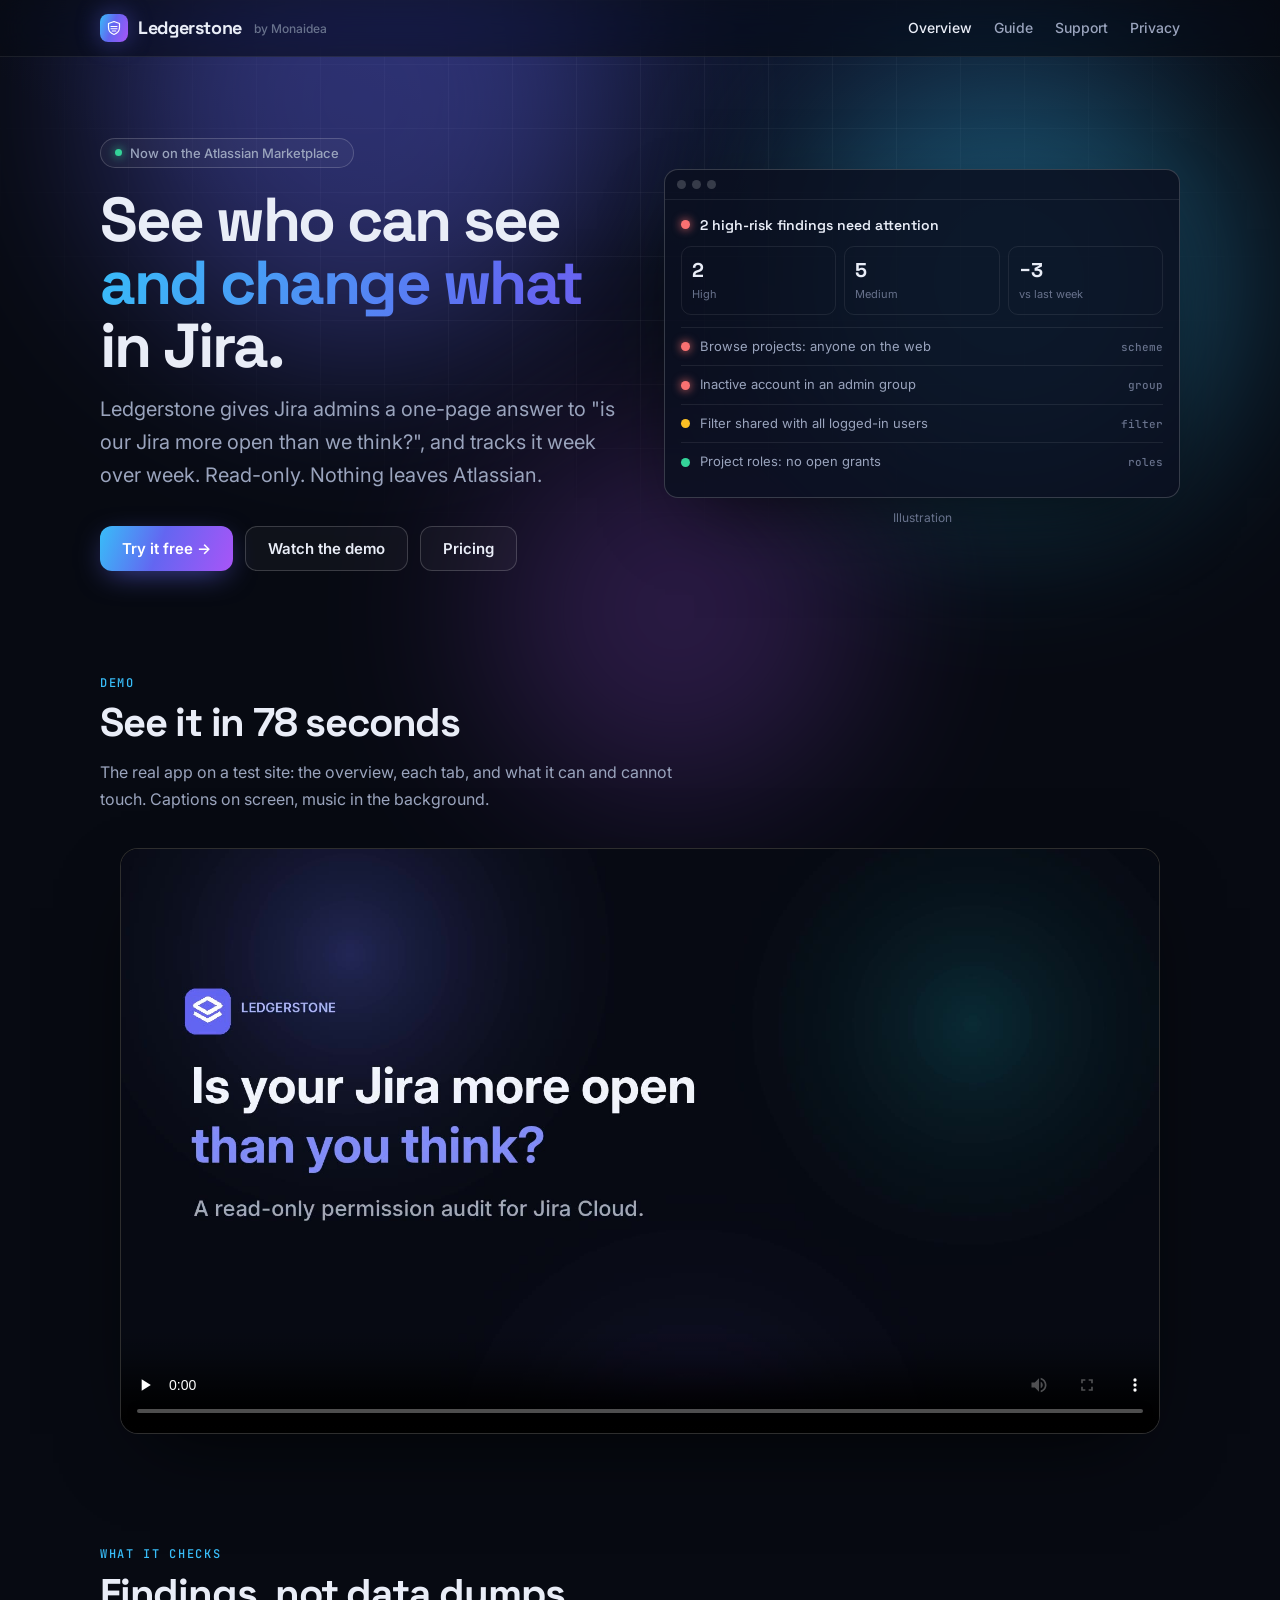
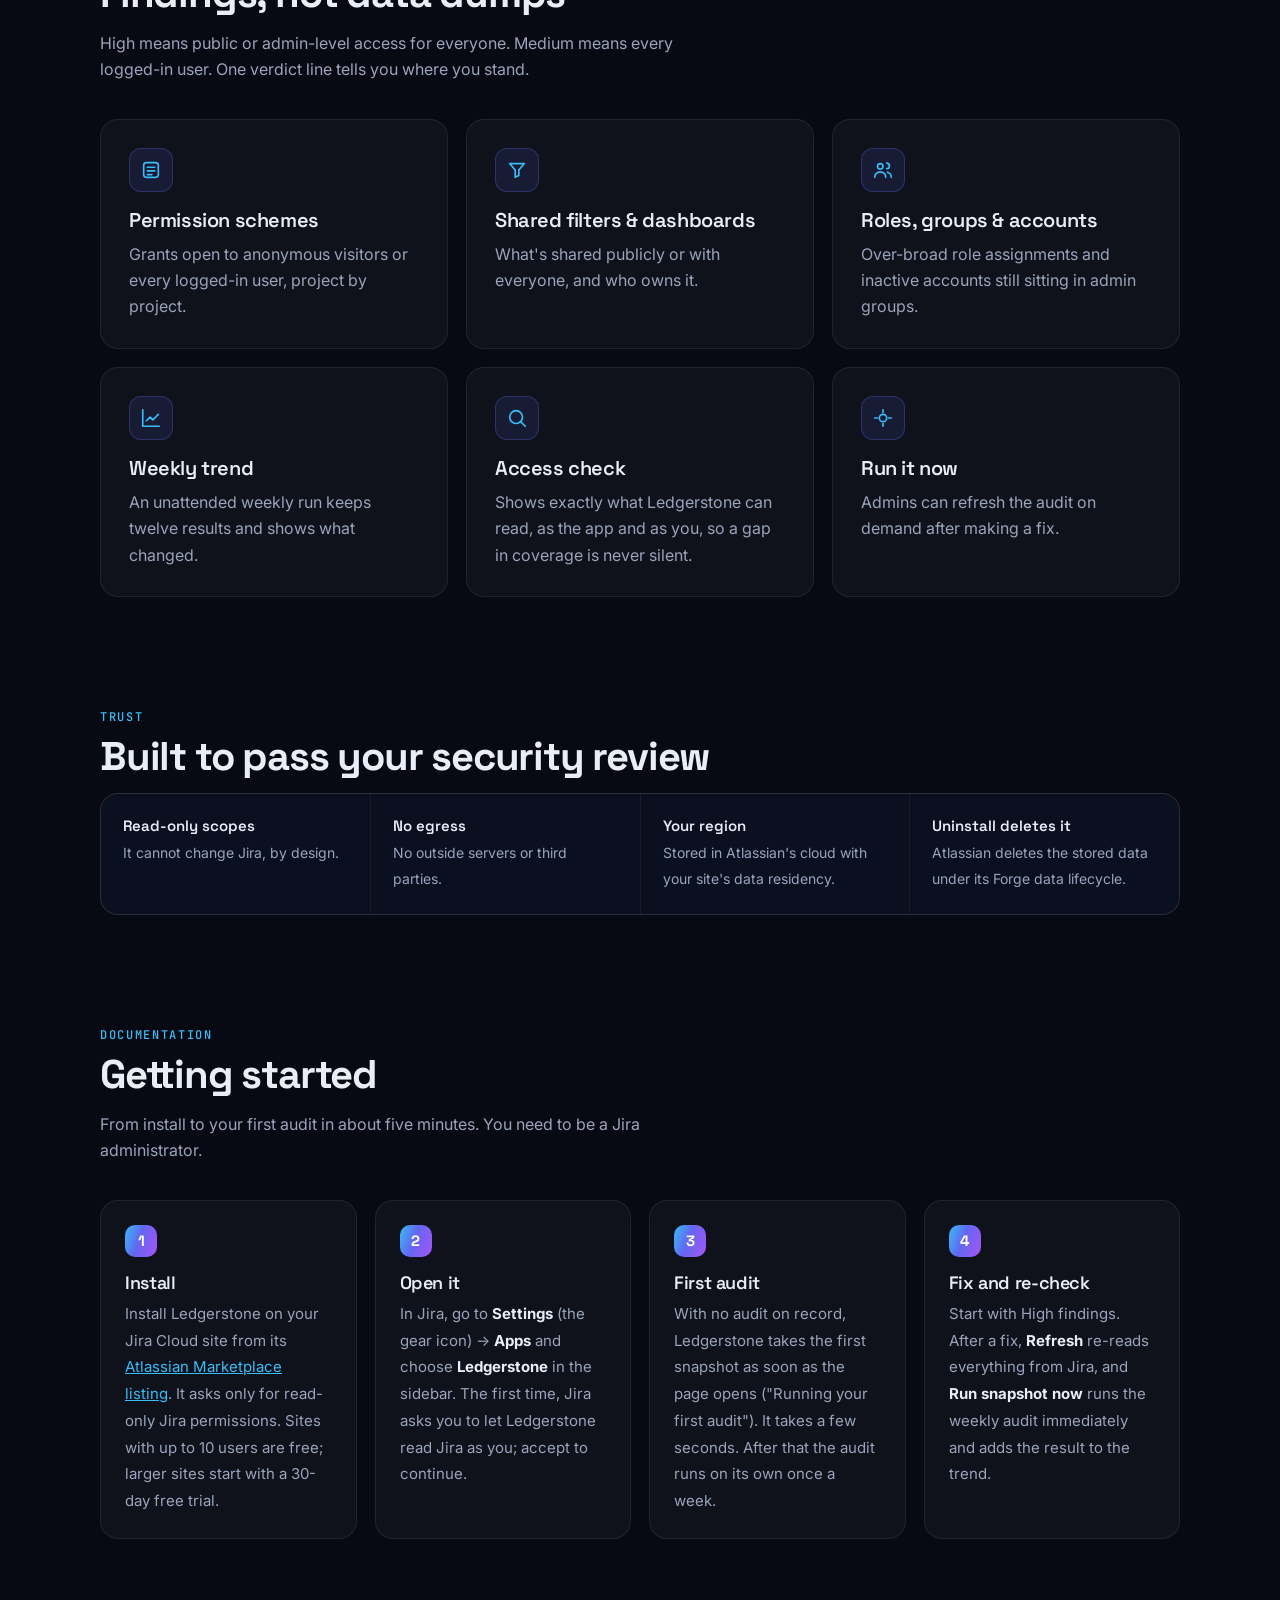
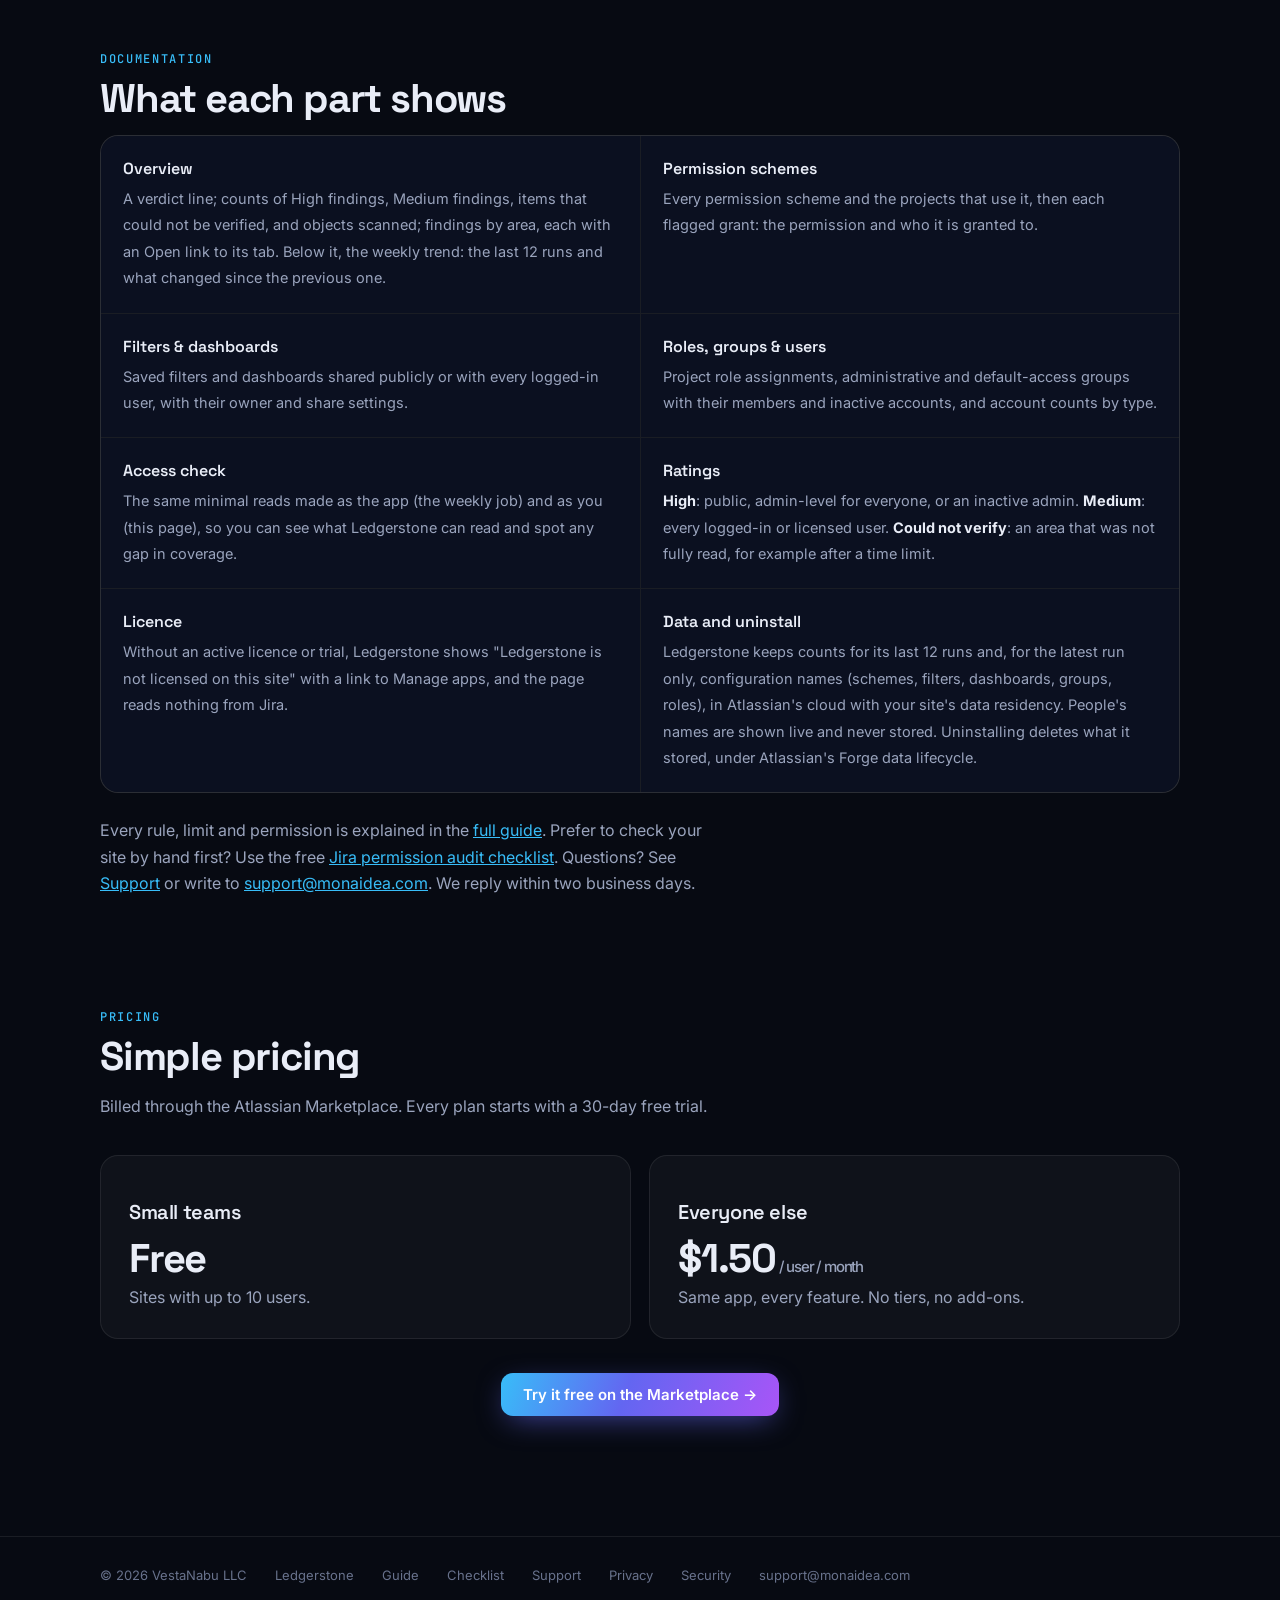
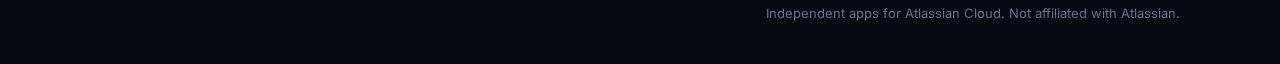
<file: index.html>
<!doctype html><html lang="en"><head><meta charset="utf-8"><meta name="viewport" content="width=device-width,initial-scale=1">
<title>Ledgerstone: Permission Audit for Jira</title><meta name="description" content="See who can see and change what in Jira. Read-only. No data leaves Atlassian."><meta name="theme-color" content="#070a12">
<link rel="icon" href="data:image/svg+xml,%3Csvg xmlns='http://www.w3.org/2000/svg' viewBox='0 0 32 32'%3E%3Crect width='32' height='32' rx='8' fill='%236366f1'/%3E%3Cg fill='none' stroke='white' stroke-width='2.6' stroke-linecap='round' stroke-linejoin='round' transform='translate(4 4) scale(.75)'%3E%3Cpath d='M16 3 5 7v8c0 7 4.7 11.7 11 14 6.3-2.3 11-7 11-14V7L16 3Z'/%3E%3Cpath d='M10 13h12M10 17.5h12M12.5 22h7'/%3E%3C/g%3E%3C/svg%3E">
<link rel="stylesheet" href="/style.css"></head><body>
<div class="sky" aria-hidden="true"><div class="orb o1"></div><div class="orb o2"></div><div class="orb o3"></div></div>
<nav><div class="nav-in"><a class="brand" href="/"><span class="mark"><svg viewBox="0 0 32 32" fill="none" stroke="#fff" stroke-width="2.4" stroke-linecap="round" stroke-linejoin="round"><path d="M16 3 5 7v8c0 7 4.7 11.7 11 14 6.3-2.3 11-7 11-14V7L16 3Z"/><path d="M10 13h12M10 17.5h12M12.5 22h7"/></svg></span>Ledgerstone<small>by Monaidea</small></a><div class="nav-links"><a href="/" aria-current="page">Overview</a><a href="/guide/">Guide</a><a href="/support/">Support</a><a href="/privacy/">Privacy</a></div></div></nav>
<main>
<section class="split"><div><span class="eyebrow"><i></i>Now on the Atlassian Marketplace</span>
<h1>See who can see <span class="grad">and change what</span> in Jira.</h1>
<p class="lede">Ledgerstone gives Jira admins a one-page answer to "is our Jira more open than we think?", and tracks it week over week. Read-only. Nothing leaves Atlassian.</p>
<div class="cta"><a class="btn primary" href="https://marketplace.atlassian.com/apps/861443927/ledgerstone-permission-audit-for-jira?hosting=cloud&amp;tab=overview">Try it free →</a><a class="btn ghost" href="#demo">Watch the demo</a><a class="btn ghost" href="#pricing">Pricing</a></div></div>
<div><div class="panel" role="img" aria-label="Illustration of the Ledgerstone overview"><div class="bar"><i></i><i></i><i></i></div><div class="in">
<div class="verdict"><span class="dot bad"></span>2 high-risk findings need attention</div>
<div class="kpis"><div class="kpi"><b>2</b><span>High</span></div><div class="kpi"><b>5</b><span>Medium</span></div><div class="kpi"><b>−3</b><span>vs last week</span></div></div>
<div class="row"><span class="dot bad"></span>Browse projects: anyone on the web<em>scheme</em></div>
<div class="row"><span class="dot bad"></span>Inactive account in an admin group<em>group</em></div>
<div class="row"><span class="dot warn"></span>Filter shared with all logged-in users<em>filter</em></div>
<div class="row"><span class="dot ok"></span>Project roles: no open grants<em>roles</em></div>
</div></div><p class="caption">Illustration</p></div></section>
<section id="demo" class="reveal"><p class="kicker">Demo</p><h2>See it in 78 seconds</h2><p class="sub">The real app on a test site: the overview, each tab, and what it can and cannot touch. Captions on screen, music in the background.</p><div class="video"><video controls playsinline preload="none" width="1920" height="1080" poster="/media/ledgerstone-demo-poster.jpg"><source src="/media/ledgerstone-demo.mp4" type="video/mp4">Your browser cannot play this video. <a href="/media/ledgerstone-demo.mp4">Download it (MP4, 7.7 MB)</a>.</video></div></section>
<section class="reveal"><p class="kicker">What it checks</p><h2>Findings, not data dumps</h2><p class="sub">High means public or admin-level access for everyone. Medium means every logged-in user. One verdict line tells you where you stand.</p><div class="grid">
<div class="card"><div class="icon"><svg viewBox="0 0 24 24"><rect x="4" y="4" width="16" height="16" rx="3"/><path d="M8 9h8M8 13h8M8 17h5"/></svg></div><h3>Permission schemes</h3><p>Grants open to anonymous visitors or every logged-in user, project by project.</p></div>
<div class="card"><div class="icon"><svg viewBox="0 0 24 24"><path d="M4 5h16l-6 7v6l-4 2v-8L4 5Z"/></svg></div><h3>Shared filters & dashboards</h3><p>What's shared publicly or with everyone, and who owns it.</p></div>
<div class="card"><div class="icon"><svg viewBox="0 0 24 24"><circle cx="9" cy="8" r="3"/><path d="M3 20c0-3.3 2.7-6 6-6s6 2.7 6 6"/><path d="M16 4.5a3 3 0 0 1 0 6M21 20c0-2.6-1.6-4.8-4-5.6"/></svg></div><h3>Roles, groups & accounts</h3><p>Over-broad role assignments and inactive accounts still sitting in admin groups.</p></div>
<div class="card"><div class="icon"><svg viewBox="0 0 24 24"><path d="M3 3v18h18"/><path d="m7 15 4-4 3 3 6-6"/></svg></div><h3>Weekly trend</h3><p>An unattended weekly run keeps twelve results and shows what changed.</p></div>
<div class="card"><div class="icon"><svg viewBox="0 0 24 24"><circle cx="11" cy="11" r="7"/><path d="m21 21-5-5"/></svg></div><h3>Access check</h3><p>Shows exactly what Ledgerstone can read, as the app and as you, so a gap in coverage is never silent.</p></div>
<div class="card"><div class="icon"><svg viewBox="0 0 24 24"><path d="M12 3v3M12 18v3M3 12h3M18 12h3"/><circle cx="12" cy="12" r="4"/></svg></div><h3>Run it now</h3><p>Admins can refresh the audit on demand after making a fix.</p></div>
</div></section>
<section class="reveal"><p class="kicker">Trust</p><h2>Built to pass your security review</h2><div class="trust">
<div><b>Read-only scopes</b><span>It cannot change Jira, by design.</span></div>
<div><b>No egress</b><span>No outside servers or third parties.</span></div>
<div><b>Your region</b><span>Stored in Atlassian's cloud with your site's data residency.</span></div>
<div><b>Uninstall deletes it</b><span>Atlassian deletes the stored data under its Forge data lifecycle.</span></div></div></section>
<section id="getting-started" class="reveal"><p class="kicker">Documentation</p><h2>Getting started</h2><p class="sub">From install to your first audit in about five minutes. You need to be a Jira administrator.</p>
<ol class="steps">
<li><b>Install</b><span>Install Ledgerstone on your Jira Cloud site from its <a href="https://marketplace.atlassian.com/apps/861443927/ledgerstone-permission-audit-for-jira?hosting=cloud&amp;tab=overview">Atlassian Marketplace listing</a>. It asks only for read-only Jira permissions. Sites with up to 10 users are free; larger sites start with a 30-day free trial.</span></li>
<li><b>Open it</b><span>In Jira, go to <strong>Settings</strong> (the gear icon) → <strong>Apps</strong> and choose <strong>Ledgerstone</strong> in the sidebar. The first time, Jira asks you to let Ledgerstone read Jira as you; accept to continue.</span></li>
<li><b>First audit</b><span>With no audit on record, Ledgerstone takes the first snapshot as soon as the page opens ("Running your first audit"). It takes a few seconds. After that the audit runs on its own once a week.</span></li>
<li><b>Fix and re-check</b><span>Start with High findings. After a fix, <strong>Refresh</strong> re-reads everything from Jira, and <strong>Run snapshot now</strong> runs the weekly audit immediately and adds the result to the trend.</span></li>
</ol></section>
<section id="reference" class="reveal"><p class="kicker">Documentation</p><h2>What each part shows</h2><div class="defs">
<div><b>Overview</b><span>A verdict line; counts of High findings, Medium findings, items that could not be verified, and objects scanned; findings by area, each with an Open link to its tab. Below it, the weekly trend: the last 12 runs and what changed since the previous one.</span></div>
<div><b>Permission schemes</b><span>Every permission scheme and the projects that use it, then each flagged grant: the permission and who it is granted to.</span></div>
<div><b>Filters &amp; dashboards</b><span>Saved filters and dashboards shared publicly or with every logged-in user, with their owner and share settings.</span></div>
<div><b>Roles, groups &amp; users</b><span>Project role assignments, administrative and default-access groups with their members and inactive accounts, and account counts by type.</span></div>
<div><b>Access check</b><span>The same minimal reads made as the app (the weekly job) and as you (this page), so you can see what Ledgerstone can read and spot any gap in coverage.</span></div>
<div><b>Ratings</b><span><strong>High</strong>: public, admin-level for everyone, or an inactive admin. <strong>Medium</strong>: every logged-in or licensed user. <strong>Could not verify</strong>: an area that was not fully read, for example after a time limit.</span></div>
<div><b>Licence</b><span>Without an active licence or trial, Ledgerstone shows "Ledgerstone is not licensed on this site" with a link to Manage apps, and the page reads nothing from Jira.</span></div>
<div><b>Data and uninstall</b><span>Ledgerstone keeps counts for its last 12 runs and, for the latest run only, configuration names (schemes, filters, dashboards, groups, roles), in Atlassian's cloud with your site's data residency. People's names are shown live and never stored. Uninstalling deletes what it stored, under Atlassian's Forge data lifecycle.</span></div>
</div><p class="sub after">Every rule, limit and permission is explained in the <a href="/guide/">full guide</a>. Prefer to check your site by hand first? Use the free <a href="/jira-permission-audit-checklist/">Jira permission audit checklist</a>. Questions? See <a href="/support/">Support</a> or write to <a href="mailto:support@monaidea.com">support@monaidea.com</a>. We reply within two business days.</p></section>
<section id="pricing" class="reveal"><p class="kicker">Pricing</p><h2>Simple pricing</h2><p class="sub">Billed through the Atlassian Marketplace. Every plan starts with a 30-day free trial.</p><div class="price">
<div class="card"><h3>Small teams</h3><b>Free</b><p>Sites with up to 10 users.</p></div>
<div class="card"><h3>Everyone else</h3><b>$1.50<small> / user / month</small></b><p>Same app, every feature. No tiers, no add-ons.</p></div></div><div class="cta"><a class="btn primary" href="https://marketplace.atlassian.com/apps/861443927/ledgerstone-permission-audit-for-jira?hosting=cloud&amp;tab=overview">Try it free on the Marketplace →</a></div></section></main>
<footer><div class="foot"><span>© 2026 VestaNabu LLC</span><a href="/">Ledgerstone</a><a href="/guide/">Guide</a><a href="/jira-permission-audit-checklist/">Checklist</a><a href="/support/">Support</a><a href="/privacy/">Privacy</a><a href="/security/">Security</a><a href="mailto:support@monaidea.com">support@monaidea.com</a><span class="r">Independent apps for Atlassian Cloud. Not affiliated with Atlassian.</span></div></footer>
<script src="/site.js" defer></script></body></html>
</file>
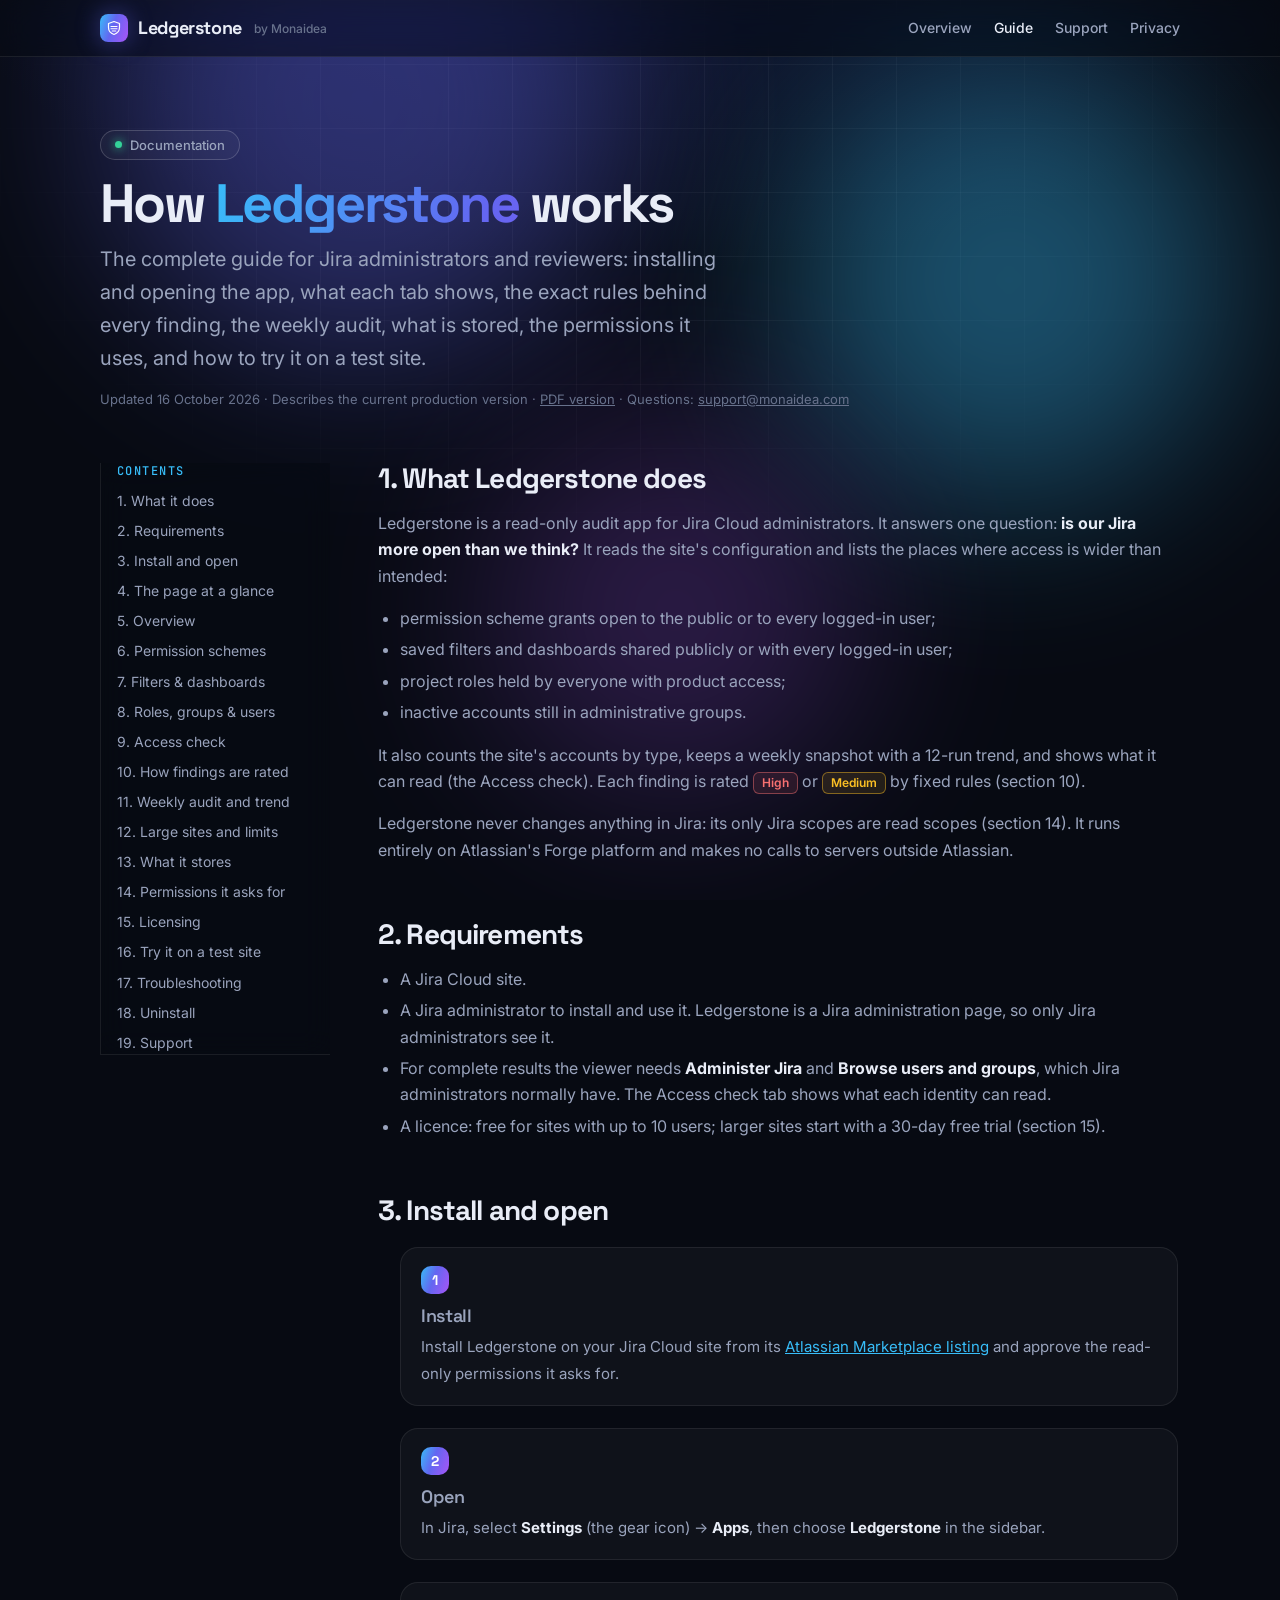
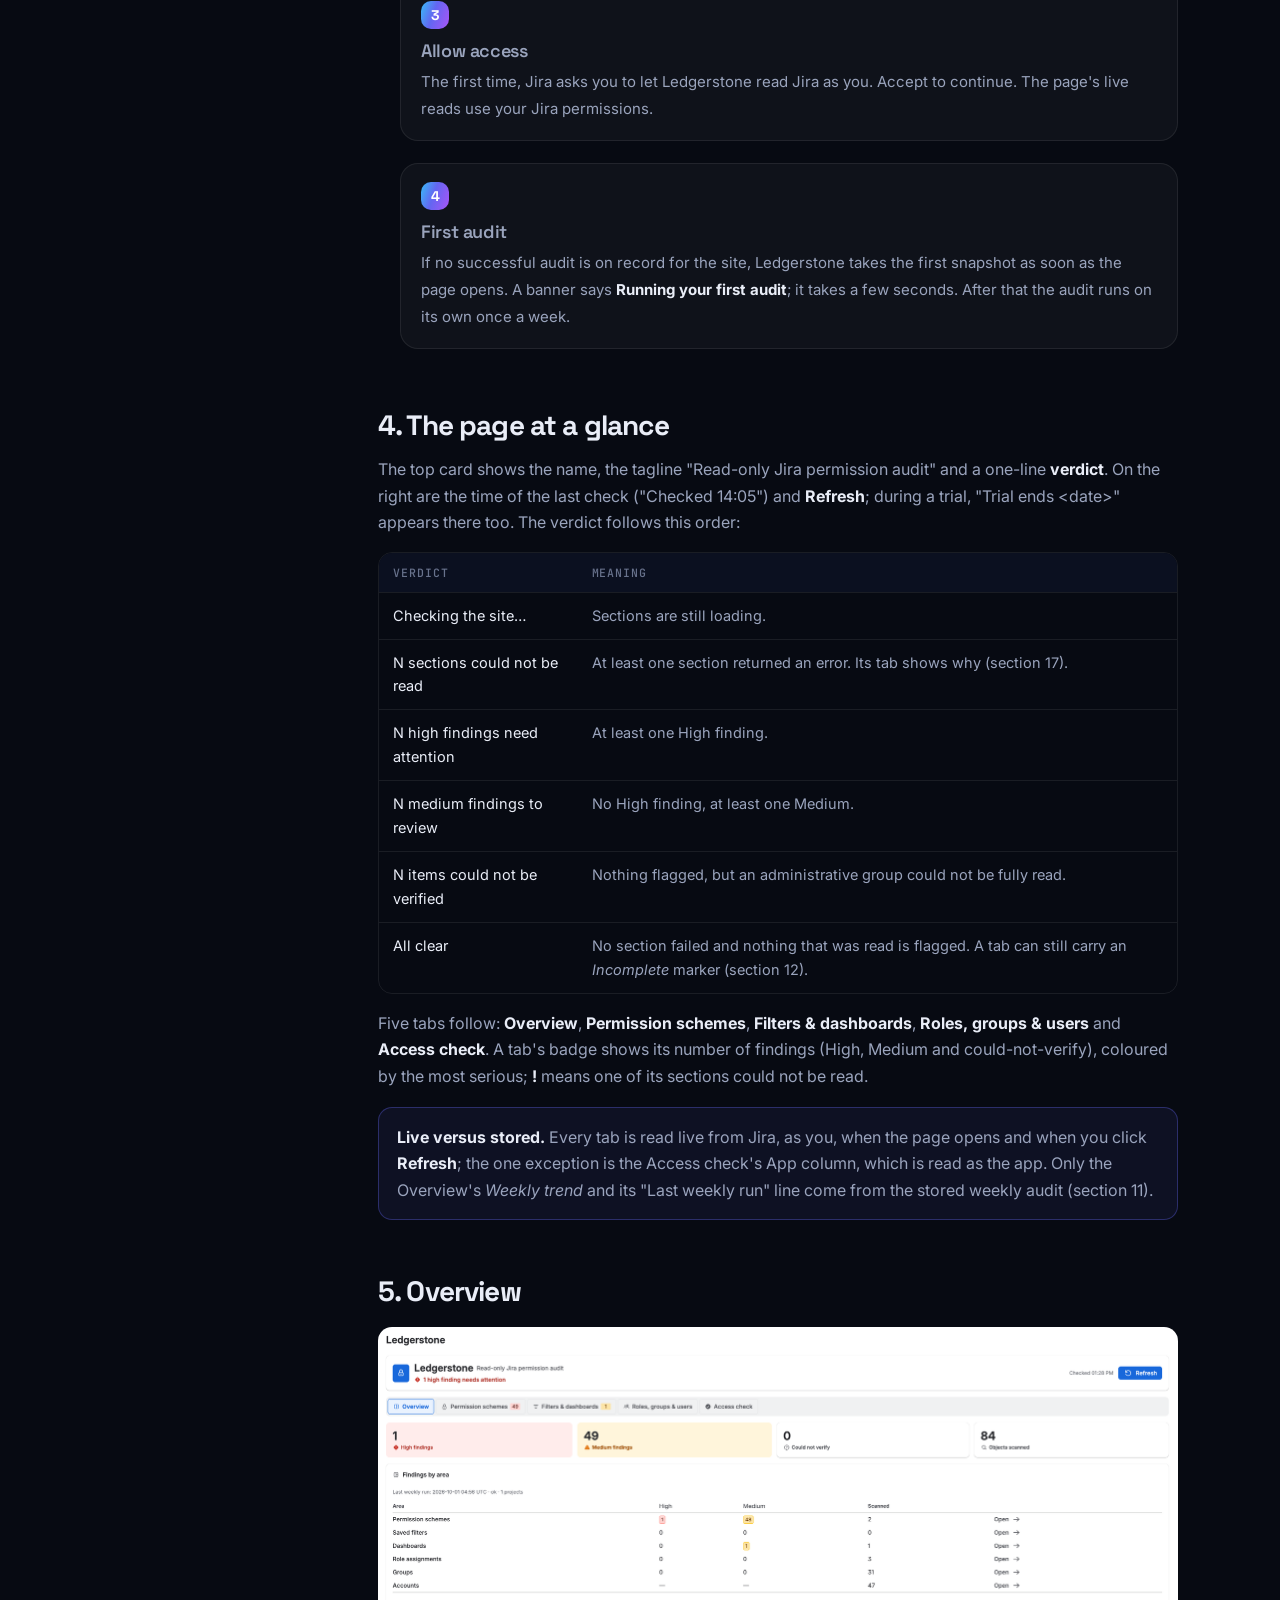
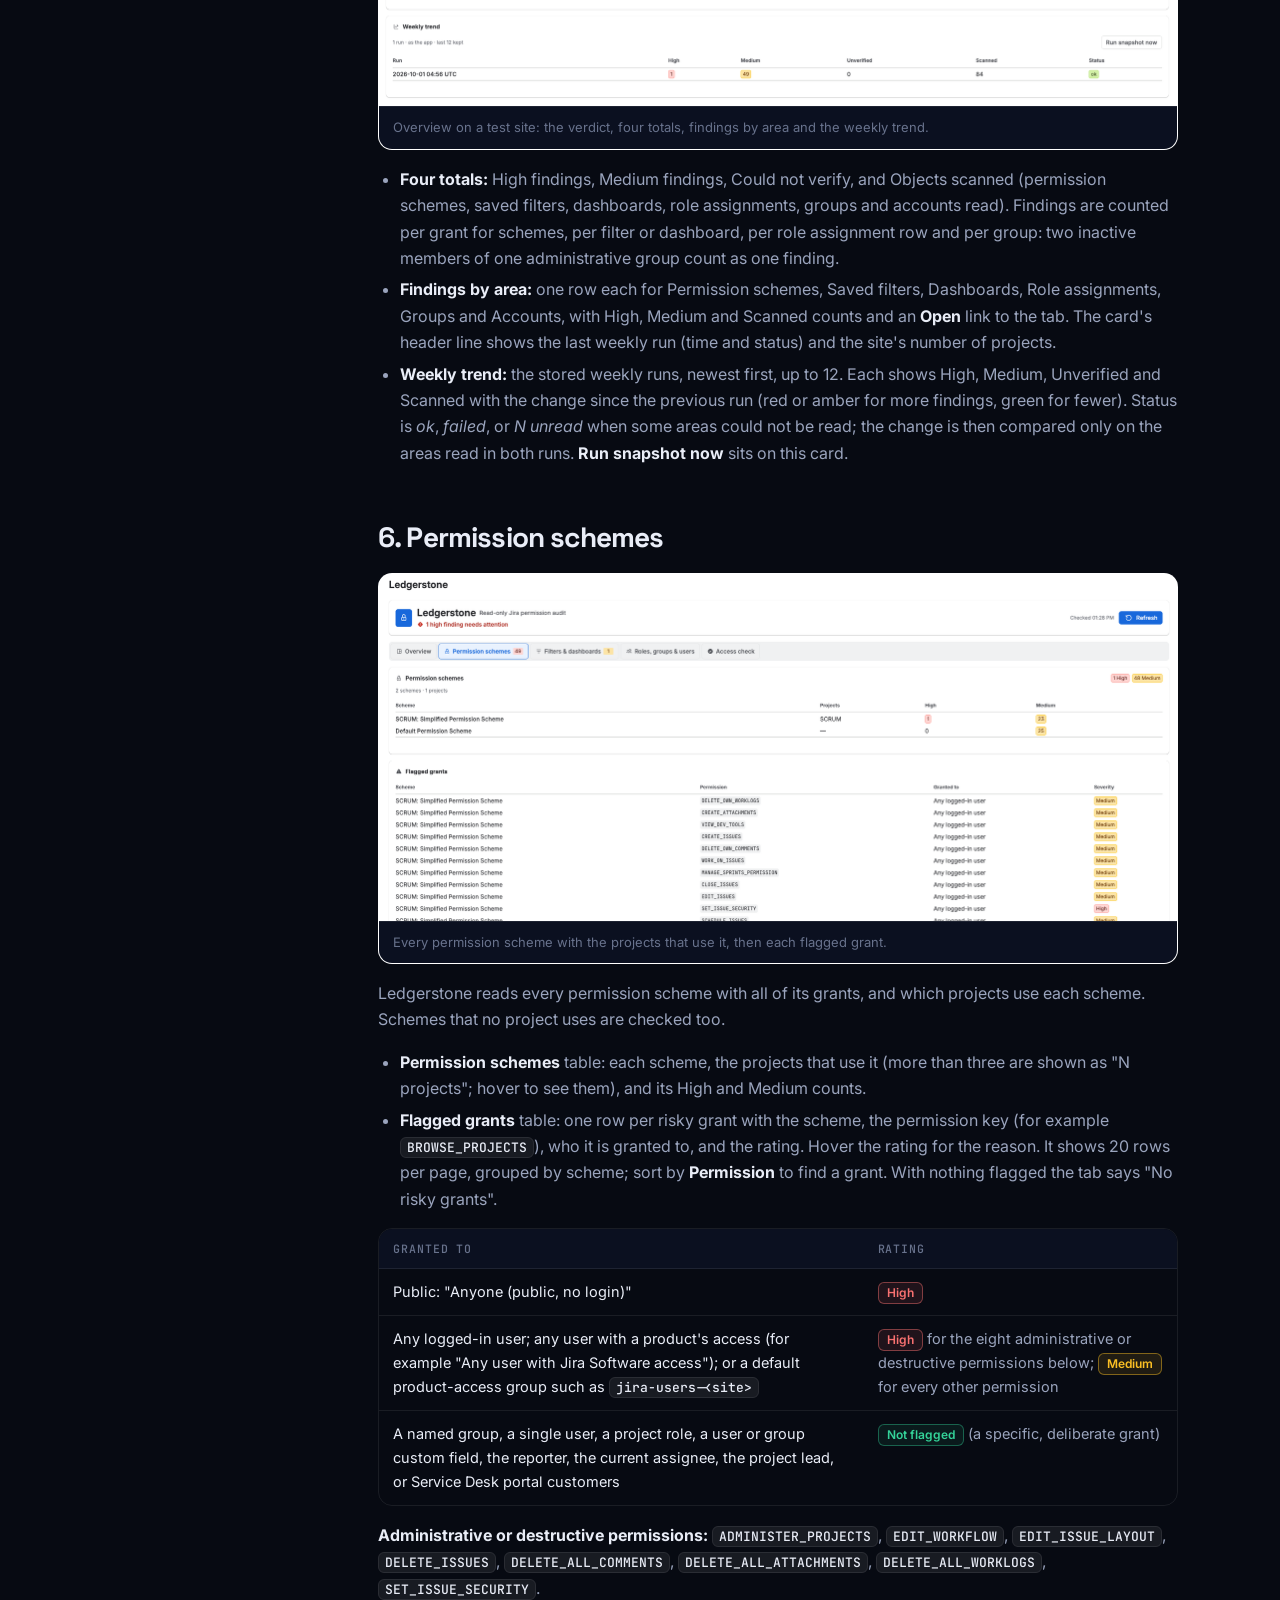
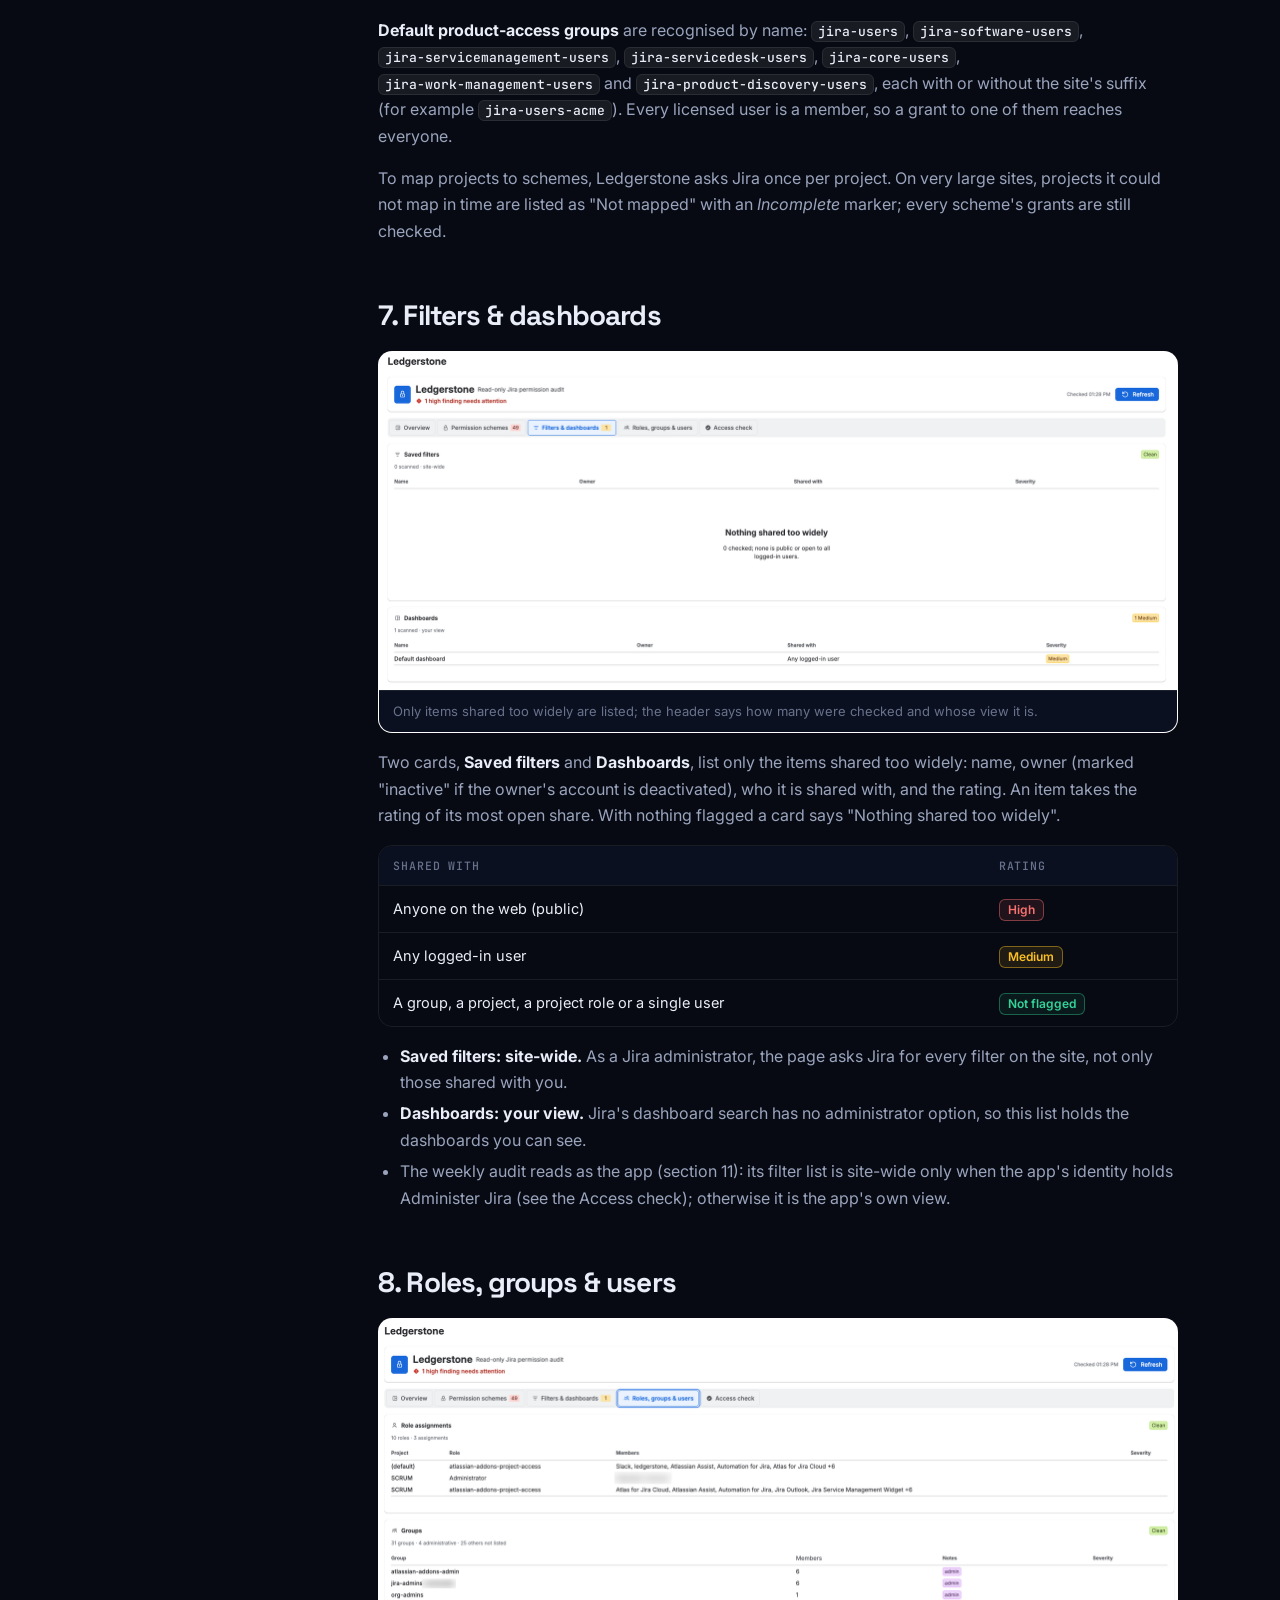
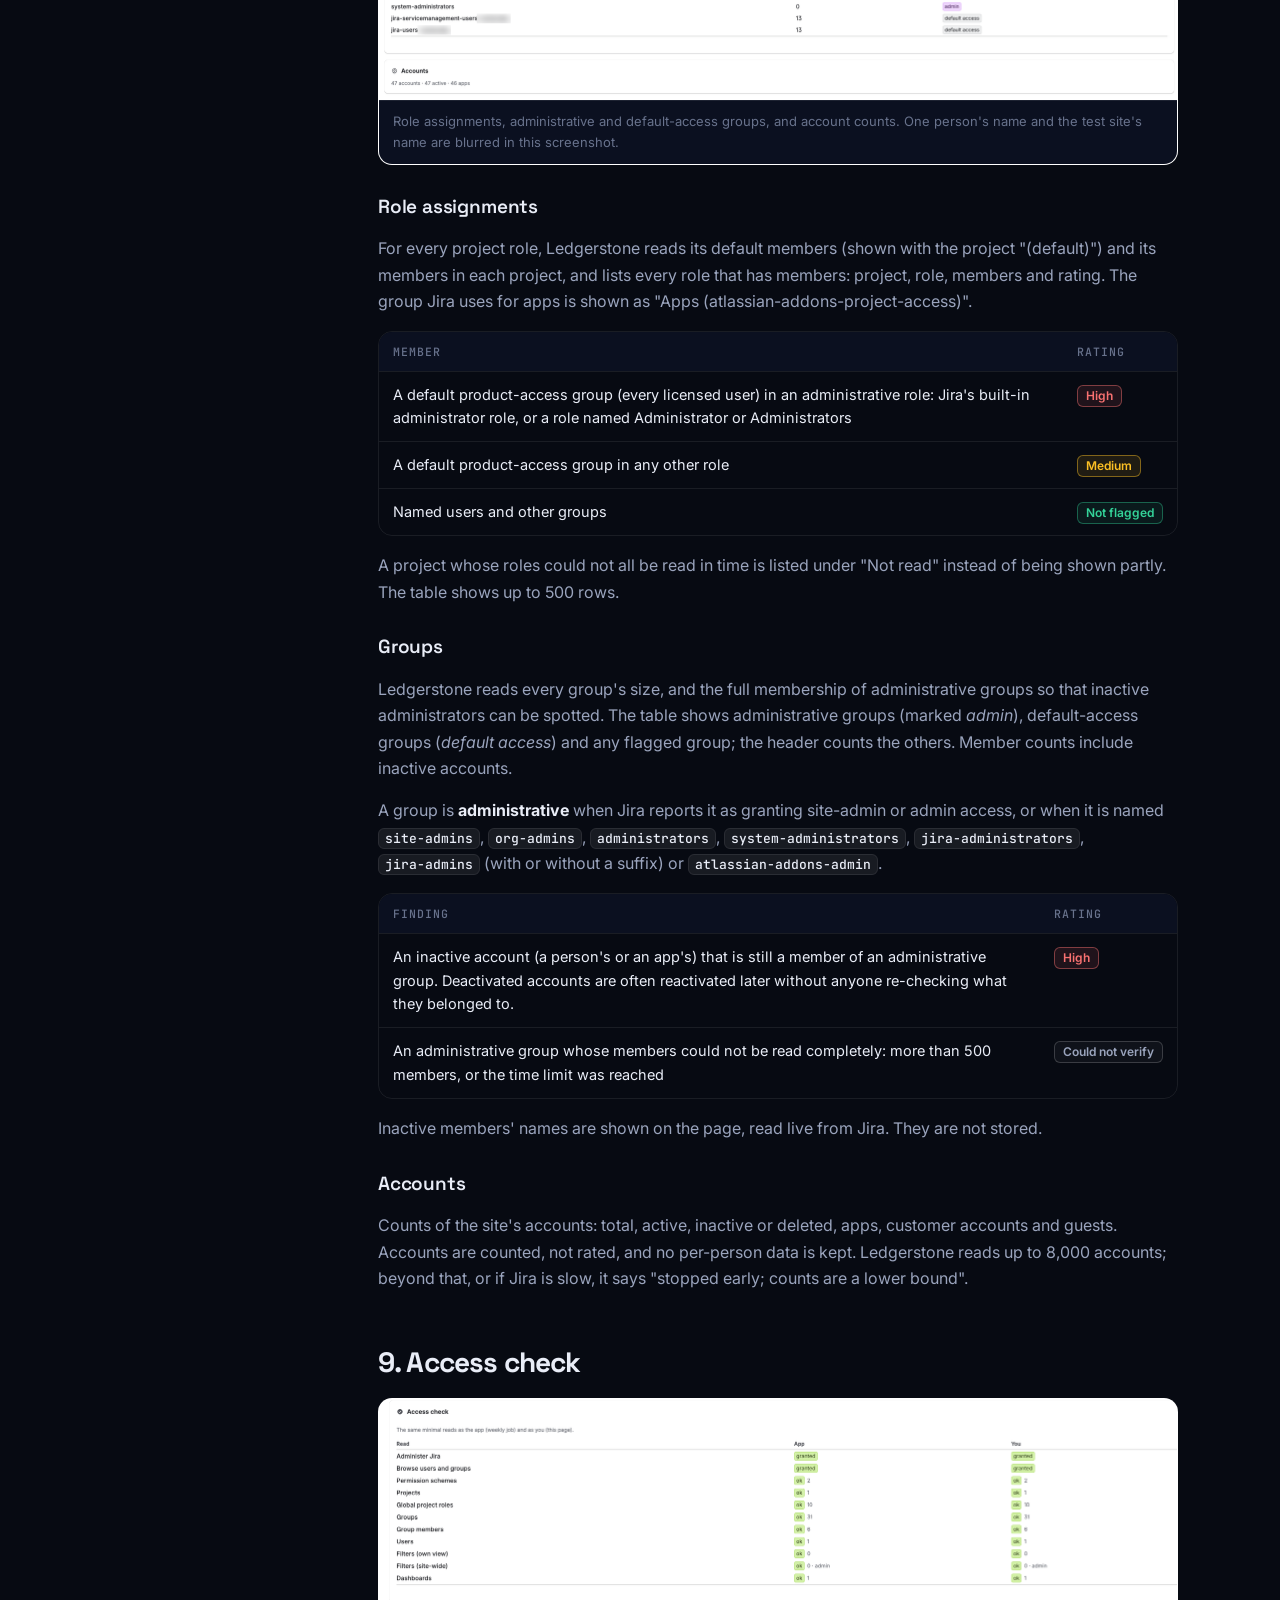
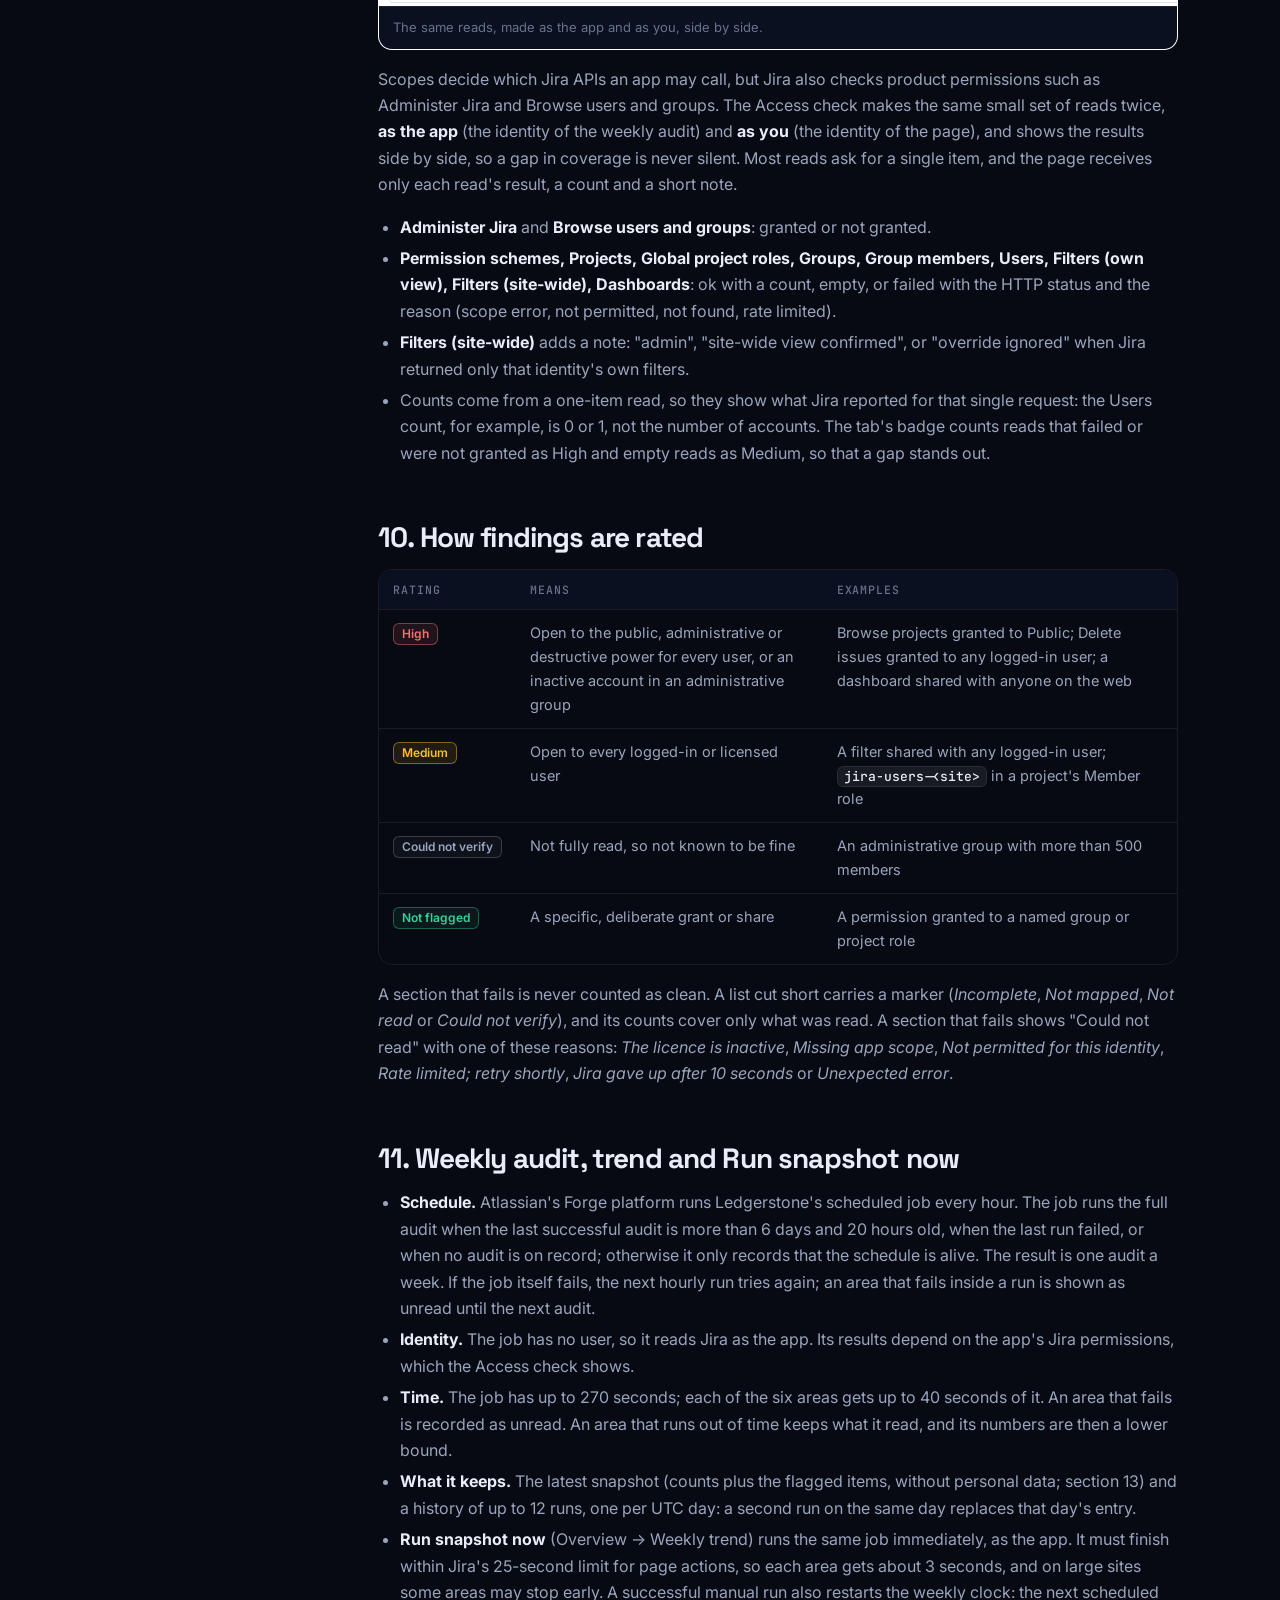
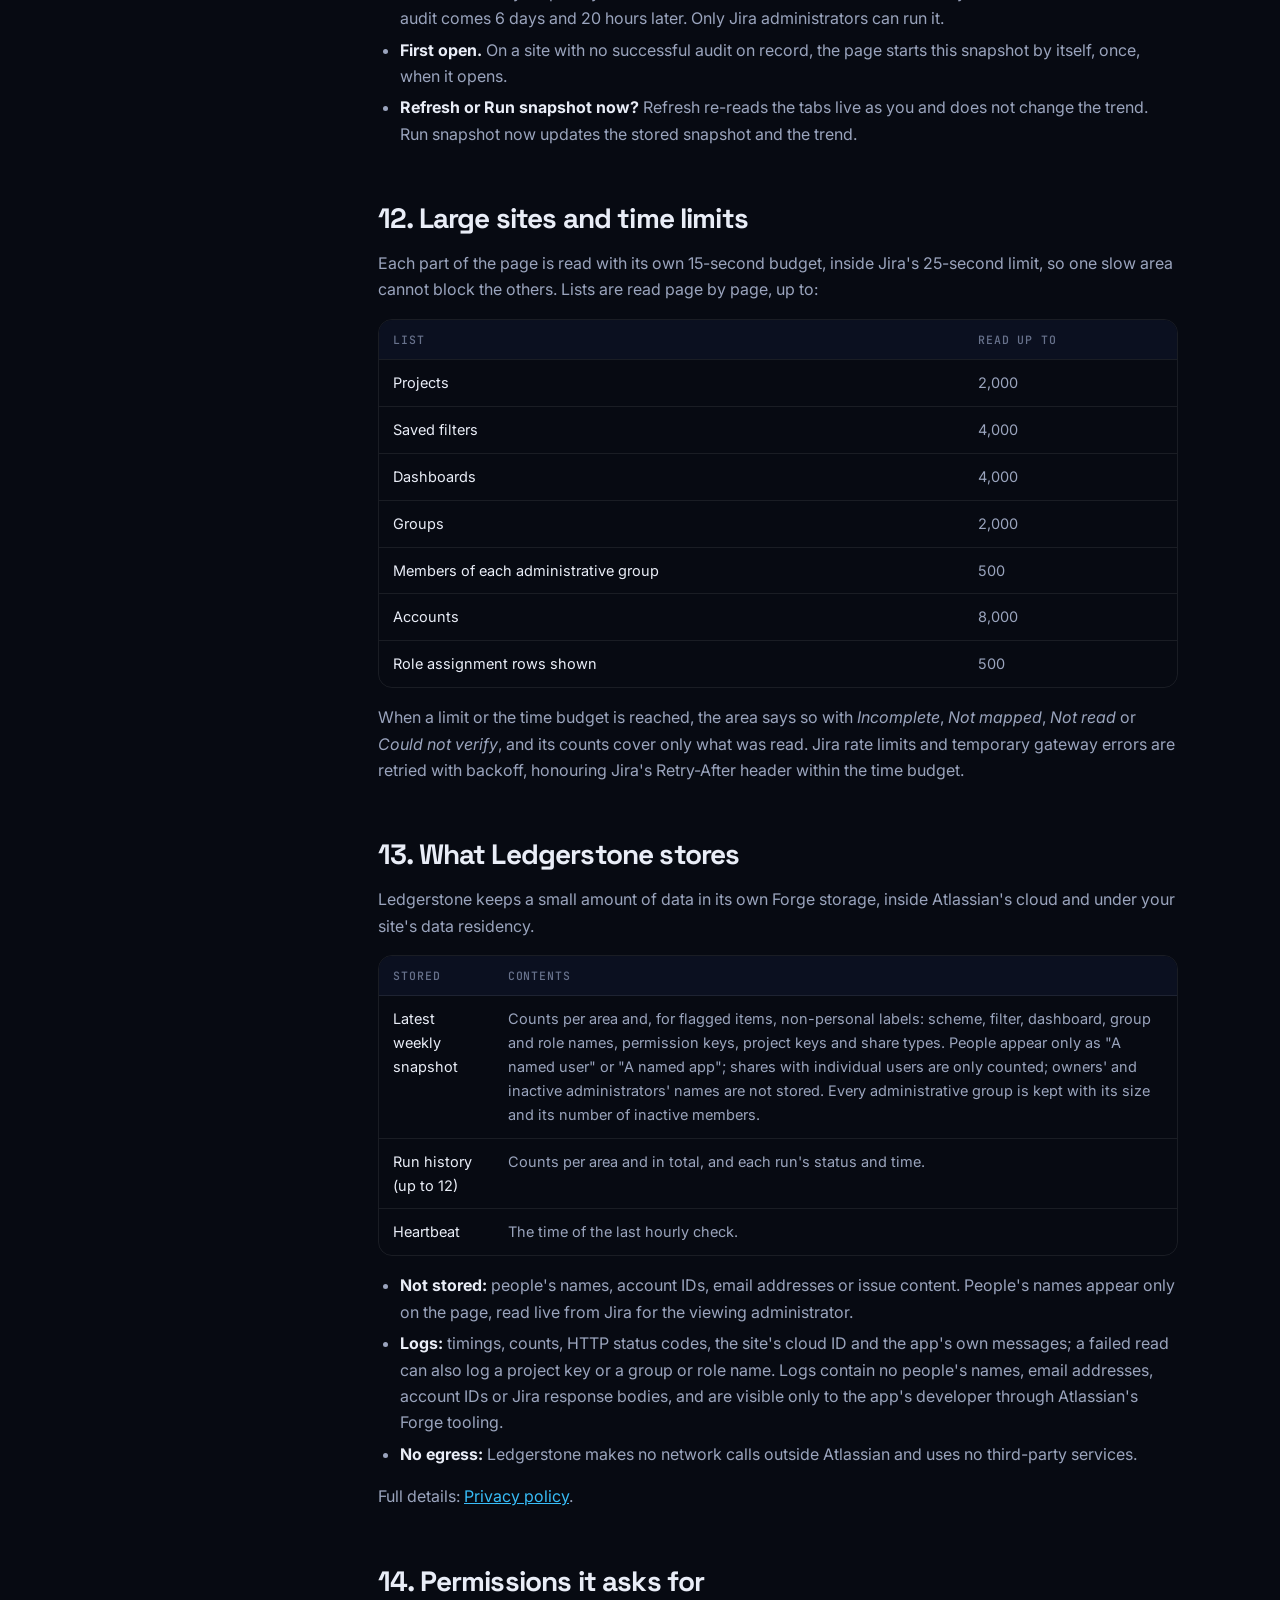
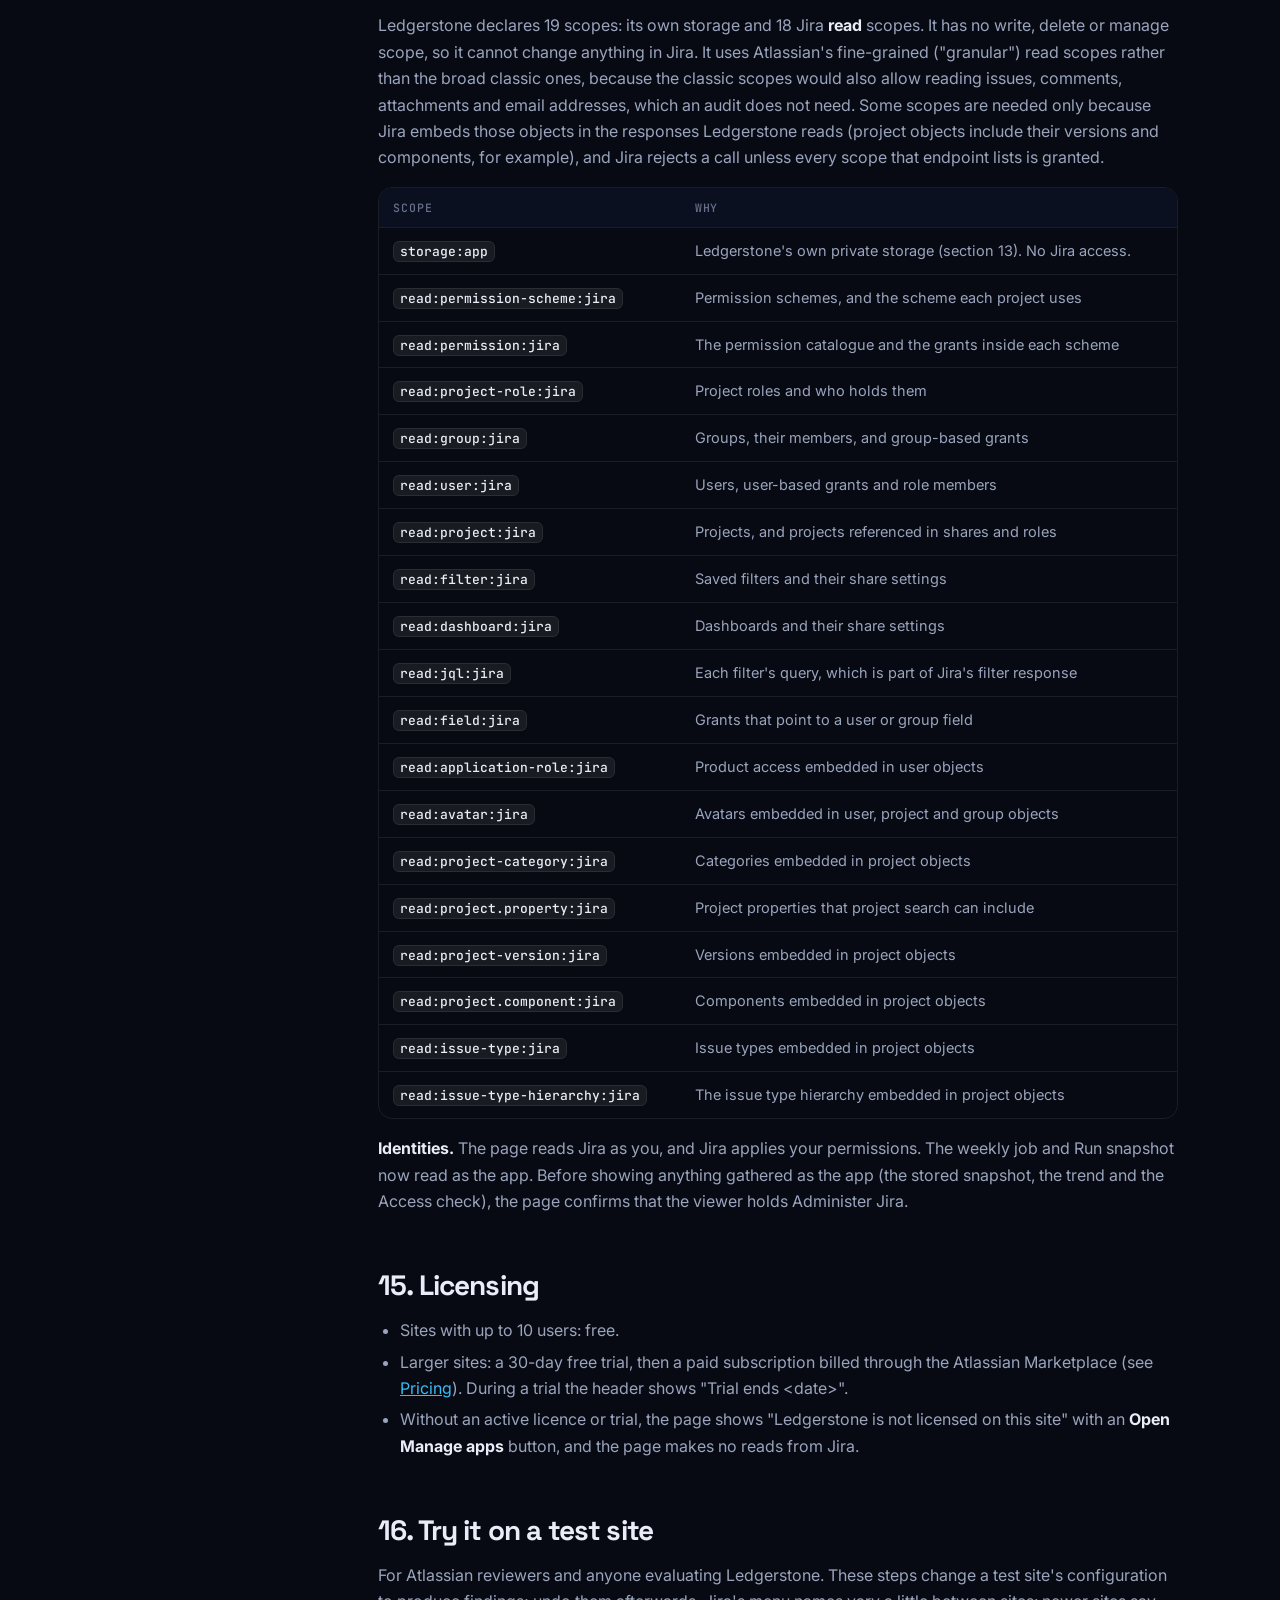
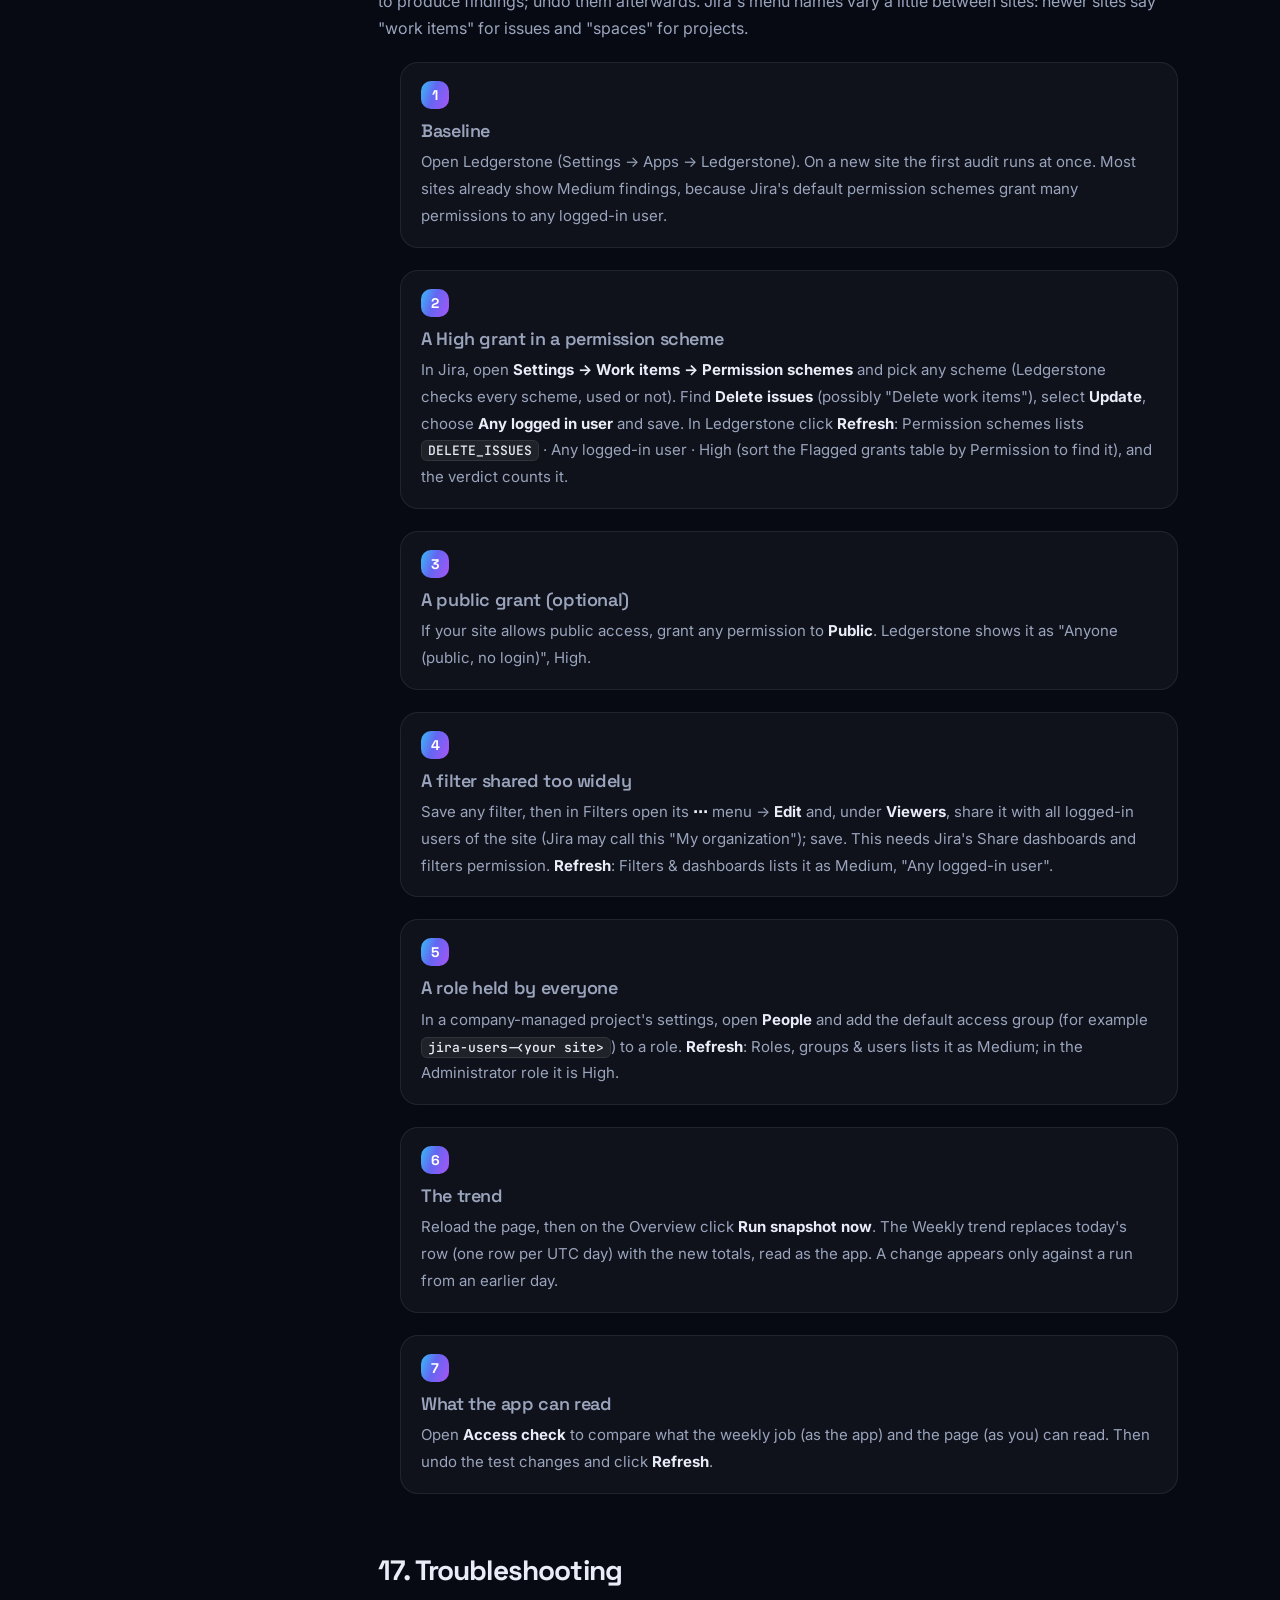
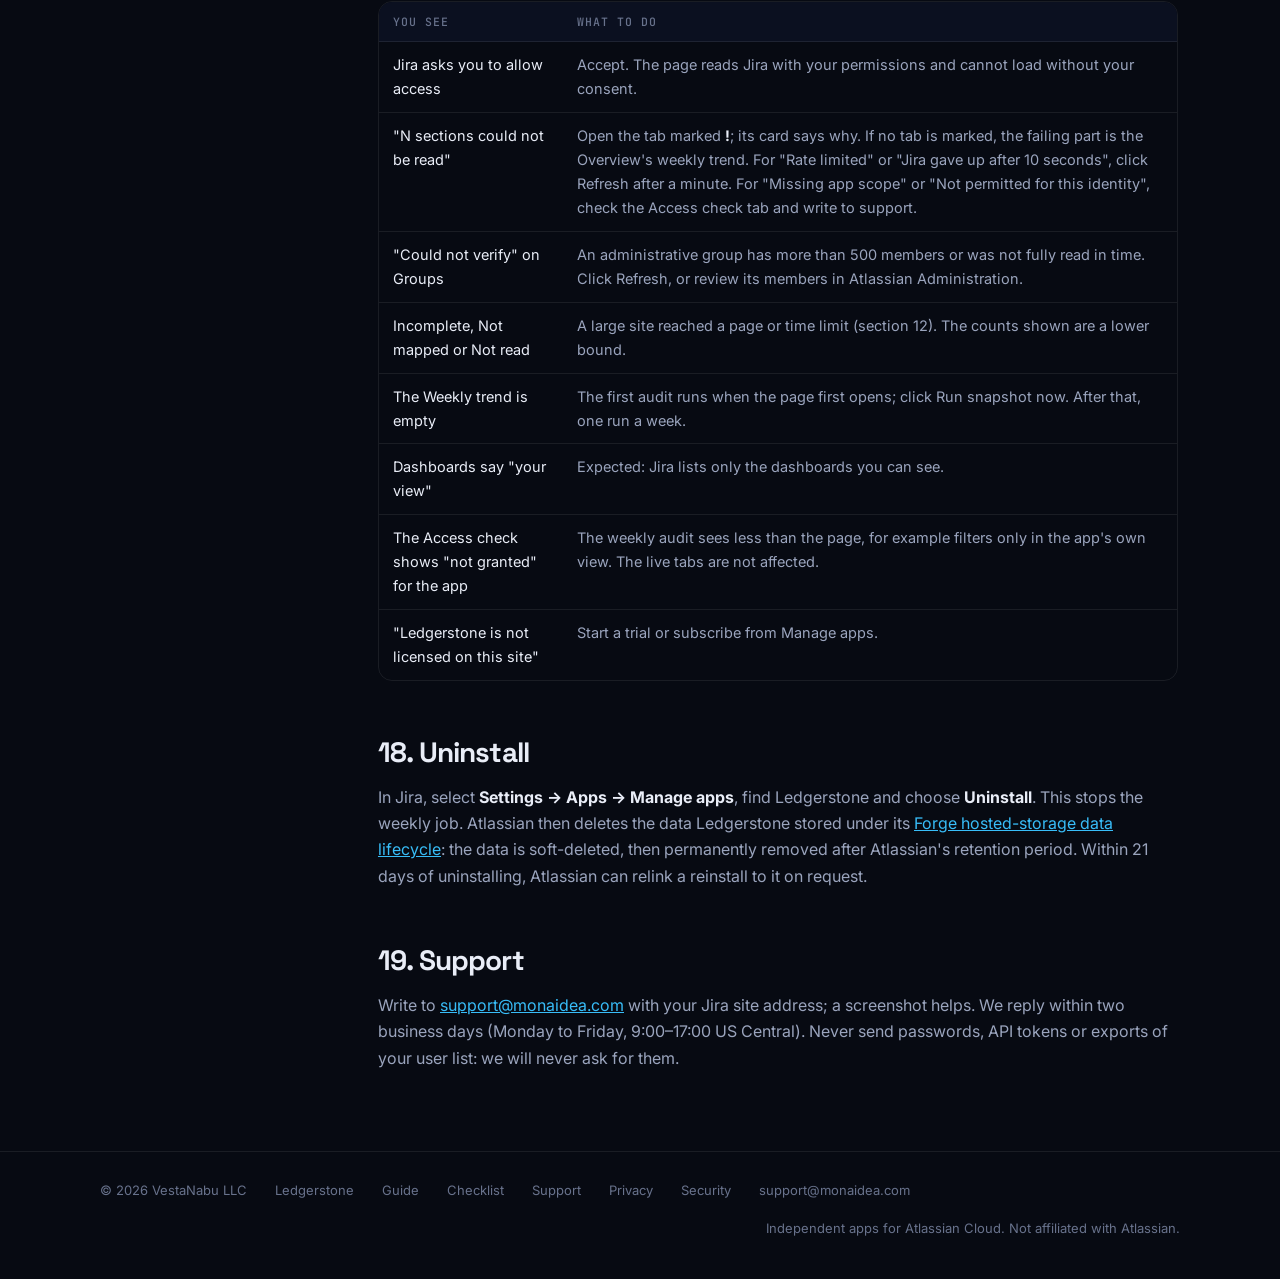
<file: guide/index.html>
<!doctype html><html lang="en"><head><meta charset="utf-8"><meta name="viewport" content="width=device-width,initial-scale=1">
<title>Ledgerstone Guide</title><meta name="description" content="How Ledgerstone works: install, every tab, the exact rules behind each finding, the weekly audit, stored data, permissions, licensing and a test plan."><meta name="theme-color" content="#070a12">
<link rel="icon" href="data:image/svg+xml,%3Csvg xmlns='http://www.w3.org/2000/svg' viewBox='0 0 32 32'%3E%3Crect width='32' height='32' rx='8' fill='%236366f1'/%3E%3Cg fill='none' stroke='white' stroke-width='2.6' stroke-linecap='round' stroke-linejoin='round' transform='translate(4 4) scale(.75)'%3E%3Cpath d='M16 3 5 7v8c0 7 4.7 11.7 11 14 6.3-2.3 11-7 11-14V7L16 3Z'/%3E%3Cpath d='M10 13h12M10 17.5h12M12.5 22h7'/%3E%3C/g%3E%3C/svg%3E">
<link rel="stylesheet" href="/style.css"></head><body>
<div class="sky" aria-hidden="true"><div class="orb o1"></div><div class="orb o2"></div><div class="orb o3"></div></div>
<nav><div class="nav-in"><a class="brand" href="/"><span class="mark"><svg viewBox="0 0 32 32" fill="none" stroke="#fff" stroke-width="2.4" stroke-linecap="round" stroke-linejoin="round"><path d="M16 3 5 7v8c0 7 4.7 11.7 11 14 6.3-2.3 11-7 11-14V7L16 3Z"/><path d="M10 13h12M10 17.5h12M12.5 22h7"/></svg></span>Ledgerstone<small>by Monaidea</small></a><div class="nav-links"><a href="/">Overview</a><a href="/guide/" aria-current="page">Guide</a><a href="/support/">Support</a><a href="/privacy/">Privacy</a></div></div></nav>
<main>
<header class="doc-head"><span class="eyebrow"><i></i>Documentation</span>
<h1>How <span class="grad">Ledgerstone</span> works</h1>
<p class="lede">The complete guide for Jira administrators and reviewers: installing and opening the app, what each tab shows, the exact rules behind every finding, the weekly audit, what is stored, the permissions it uses, and how to try it on a test site.</p>
<p class="doc-meta">Updated 16 October 2026 · Describes the current production version<span class="pdf-link"> · <a href="Ledgerstone-Guide.pdf">PDF version</a></span> · Questions: <a href="mailto:support@monaidea.com">support@monaidea.com</a></p></header>

<div class="doc">
<nav class="toc" aria-label="Contents"><b>Contents</b><ol>
<li><a href="#what">1. What it does</a></li><li><a href="#requirements">2. Requirements</a></li><li><a href="#install">3. Install and open</a></li><li><a href="#page">4. The page at a glance</a></li><li><a href="#overview">5. Overview</a></li><li><a href="#schemes">6. Permission schemes</a></li><li><a href="#shares">7. Filters &amp; dashboards</a></li><li><a href="#people">8. Roles, groups &amp; users</a></li><li><a href="#access">9. Access check</a></li><li><a href="#ratings">10. How findings are rated</a></li><li><a href="#schedule">11. Weekly audit and trend</a></li><li><a href="#limits">12. Large sites and limits</a></li><li><a href="#data">13. What it stores</a></li><li><a href="#permissions">14. Permissions it asks for</a></li><li><a href="#licensing">15. Licensing</a></li><li><a href="#try">16. Try it on a test site</a></li><li><a href="#troubleshooting">17. Troubleshooting</a></li><li><a href="#uninstall">18. Uninstall</a></li><li><a href="#support">19. Support</a></li>
</ol></nav>
<article>

<h2 id="what">1. What Ledgerstone does</h2>
<p>Ledgerstone is a read-only audit app for Jira Cloud administrators. It answers one question: <strong>is our Jira more open than we think?</strong> It reads the site's configuration and lists the places where access is wider than intended:</p>
<ul>
<li>permission scheme grants open to the public or to every logged-in user;</li>
<li>saved filters and dashboards shared publicly or with every logged-in user;</li>
<li>project roles held by everyone with product access;</li>
<li>inactive accounts still in administrative groups.</li></ul>
<p>It also counts the site's accounts by type, keeps a weekly snapshot with a 12-run trend, and shows what it can read (the Access check). Each finding is rated <span class="sev high">High</span> or <span class="sev med">Medium</span> by fixed rules (section 10).</p>
<p>Ledgerstone never changes anything in Jira: its only Jira scopes are read scopes (section 14). It runs entirely on Atlassian's Forge platform and makes no calls to servers outside Atlassian.</p>

<h2 id="requirements">2. Requirements</h2>
<ul>
<li>A Jira Cloud site.</li>
<li>A Jira administrator to install and use it. Ledgerstone is a Jira administration page, so only Jira administrators see it.</li>
<li>For complete results the viewer needs <strong>Administer Jira</strong> and <strong>Browse users and groups</strong>, which Jira administrators normally have. The Access check tab shows what each identity can read.</li>
<li>A licence: free for sites with up to 10 users; larger sites start with a 30-day free trial (section 15).</li></ul>

<h2 id="install">3. Install and open</h2>
<ol class="steps">
<li><b>Install</b><span>Install Ledgerstone on your Jira Cloud site from its <a href="https://marketplace.atlassian.com/apps/861443927/ledgerstone-permission-audit-for-jira?hosting=cloud&amp;tab=overview">Atlassian Marketplace listing</a> and approve the read-only permissions it asks for.</span></li>
<li><b>Open</b><span>In Jira, select <strong>Settings</strong> (the gear icon) → <strong>Apps</strong>, then choose <strong>Ledgerstone</strong> in the sidebar.</span></li>
<li><b>Allow access</b><span>The first time, Jira asks you to let Ledgerstone read Jira as you. Accept to continue. The page's live reads use your Jira permissions.</span></li>
<li><b>First audit</b><span>If no successful audit is on record for the site, Ledgerstone takes the first snapshot as soon as the page opens. A banner says <strong>Running your first audit</strong>; it takes a few seconds. After that the audit runs on its own once a week.</span></li>
</ol>

<h2 id="page">4. The page at a glance</h2>
<p>The top card shows the name, the tagline "Read-only Jira permission audit" and a one-line <strong>verdict</strong>. On the right are the time of the last check ("Checked 14:05") and <strong>Refresh</strong>; during a trial, "Trial ends &lt;date&gt;" appears there too. The verdict follows this order:</p>
<div class="tbl-wrap"><table class="tbl"><thead><tr><th>Verdict</th><th>Meaning</th></tr></thead><tbody>
<tr><td>Checking the site…</td><td>Sections are still loading.</td></tr>
<tr><td>N sections could not be read</td><td>At least one section returned an error. Its tab shows why (section 17).</td></tr>
<tr><td>N high findings need attention</td><td>At least one High finding.</td></tr>
<tr><td>N medium findings to review</td><td>No High finding, at least one Medium.</td></tr>
<tr><td>N items could not be verified</td><td>Nothing flagged, but an administrative group could not be fully read.</td></tr>
<tr><td>All clear</td><td>No section failed and nothing that was read is flagged. A tab can still carry an <em>Incomplete</em> marker (section 12).</td></tr></tbody></table></div>
<p>Five tabs follow: <strong>Overview</strong>, <strong>Permission schemes</strong>, <strong>Filters &amp; dashboards</strong>, <strong>Roles, groups &amp; users</strong> and <strong>Access check</strong>. A tab's badge shows its number of findings (High, Medium and could-not-verify), coloured by the most serious; <strong>!</strong> means one of its sections could not be read.</p>
<div class="note"><strong>Live versus stored.</strong> Every tab is read live from Jira, as you, when the page opens and when you click <strong>Refresh</strong>; the one exception is the Access check's App column, which is read as the app. Only the Overview's <em>Weekly trend</em> and its "Last weekly run" line come from the stored weekly audit (section 11).</div>

<h2 id="overview">5. Overview</h2>
<figure class="shot"><img src="img/overview.png" alt="Ledgerstone Overview tab: verdict line, four totals, findings by area and the weekly trend" width="1600" height="759" loading="lazy"><figcaption>Overview on a test site: the verdict, four totals, findings by area and the weekly trend.</figcaption></figure>
<ul>
<li><strong>Four totals:</strong> High findings, Medium findings, Could not verify, and Objects scanned (permission schemes, saved filters, dashboards, role assignments, groups and accounts read). Findings are counted per grant for schemes, per filter or dashboard, per role assignment row and per group: two inactive members of one administrative group count as one finding.</li>
<li><strong>Findings by area:</strong> one row each for Permission schemes, Saved filters, Dashboards, Role assignments, Groups and Accounts, with High, Medium and Scanned counts and an <strong>Open</strong> link to the tab. The card's header line shows the last weekly run (time and status) and the site's number of projects.</li>
<li><strong>Weekly trend:</strong> the stored weekly runs, newest first, up to 12. Each shows High, Medium, Unverified and Scanned with the change since the previous run (red or amber for more findings, green for fewer). Status is <em>ok</em>, <em>failed</em>, or <em>N unread</em> when some areas could not be read; the change is then compared only on the areas read in both runs. <strong>Run snapshot now</strong> sits on this card.</li></ul>

<h2 id="schemes">6. Permission schemes</h2>
<figure class="shot"><img src="img/schemes.png" alt="Permission schemes tab: schemes with their projects and counts, then the flagged grants" width="1600" height="695" loading="lazy"><figcaption>Every permission scheme with the projects that use it, then each flagged grant.</figcaption></figure>
<p>Ledgerstone reads every permission scheme with all of its grants, and which projects use each scheme. Schemes that no project uses are checked too.</p>
<ul>
<li><strong>Permission schemes</strong> table: each scheme, the projects that use it (more than three are shown as "N projects"; hover to see them), and its High and Medium counts.</li>
<li><strong>Flagged grants</strong> table: one row per risky grant with the scheme, the permission key (for example <code>BROWSE_PROJECTS</code>), who it is granted to, and the rating. Hover the rating for the reason. It shows 20 rows per page, grouped by scheme; sort by <strong>Permission</strong> to find a grant. With nothing flagged the tab says "No risky grants".</li></ul>
<div class="tbl-wrap"><table class="tbl"><thead><tr><th>Granted to</th><th>Rating</th></tr></thead><tbody>
<tr><td>Public: "Anyone (public, no login)"</td><td><span class="sev high">High</span></td></tr>
<tr><td>Any logged-in user; any user with a product's access (for example "Any user with Jira Software access"); or a default product-access group such as <code>jira-users-&lt;site&gt;</code></td><td><span class="sev high">High</span> for the eight administrative or destructive permissions below; <span class="sev med">Medium</span> for every other permission</td></tr>
<tr><td>A named group, a single user, a project role, a user or group custom field, the reporter, the current assignee, the project lead, or Service Desk portal customers</td><td><span class="sev none">Not flagged</span> (a specific, deliberate grant)</td></tr></tbody></table></div>
<p><strong>Administrative or destructive permissions:</strong> <code>ADMINISTER_PROJECTS</code>, <code>EDIT_WORKFLOW</code>, <code>EDIT_ISSUE_LAYOUT</code>, <code>DELETE_ISSUES</code>, <code>DELETE_ALL_COMMENTS</code>, <code>DELETE_ALL_ATTACHMENTS</code>, <code>DELETE_ALL_WORKLOGS</code>, <code>SET_ISSUE_SECURITY</code>.</p>
<p><strong>Default product-access groups</strong> are recognised by name: <code>jira-users</code>, <code>jira-software-users</code>, <code>jira-servicemanagement-users</code>, <code>jira-servicedesk-users</code>, <code>jira-core-users</code>, <code>jira-work-management-users</code> and <code>jira-product-discovery-users</code>, each with or without the site's suffix (for example <code>jira-users-acme</code>). Every licensed user is a member, so a grant to one of them reaches everyone.</p>
<p>To map projects to schemes, Ledgerstone asks Jira once per project. On very large sites, projects it could not map in time are listed as "Not mapped" with an <em>Incomplete</em> marker; every scheme's grants are still checked.</p>

<h2 id="shares">7. Filters &amp; dashboards</h2>
<figure class="shot"><img src="img/shares.png" alt="Filters and dashboards tab: saved filters and dashboards shared too widely" width="1600" height="678" loading="lazy"><figcaption>Only items shared too widely are listed; the header says how many were checked and whose view it is.</figcaption></figure>
<p>Two cards, <strong>Saved filters</strong> and <strong>Dashboards</strong>, list only the items shared too widely: name, owner (marked "inactive" if the owner's account is deactivated), who it is shared with, and the rating. An item takes the rating of its most open share. With nothing flagged a card says "Nothing shared too widely".</p>
<div class="tbl-wrap"><table class="tbl"><thead><tr><th>Shared with</th><th>Rating</th></tr></thead><tbody>
<tr><td>Anyone on the web (public)</td><td><span class="sev high">High</span></td></tr>
<tr><td>Any logged-in user</td><td><span class="sev med">Medium</span></td></tr>
<tr><td>A group, a project, a project role or a single user</td><td><span class="sev none">Not flagged</span></td></tr></tbody></table></div>
<ul>
<li><strong>Saved filters: site-wide.</strong> As a Jira administrator, the page asks Jira for every filter on the site, not only those shared with you.</li>
<li><strong>Dashboards: your view.</strong> Jira's dashboard search has no administrator option, so this list holds the dashboards you can see.</li>
<li>The weekly audit reads as the app (section 11): its filter list is site-wide only when the app's identity holds Administer Jira (see the Access check); otherwise it is the app's own view.</li></ul>

<h2 id="people">8. Roles, groups &amp; users</h2>
<figure class="shot"><img src="img/people.png" alt="Roles, groups and users tab: role assignments, administrative and default-access groups, and account counts" width="1600" height="764" loading="lazy"><figcaption>Role assignments, administrative and default-access groups, and account counts. One person's name and the test site's name are blurred in this screenshot.</figcaption></figure>
<h3>Role assignments</h3>
<p>For every project role, Ledgerstone reads its default members (shown with the project "(default)") and its members in each project, and lists every role that has members: project, role, members and rating. The group Jira uses for apps is shown as "Apps (atlassian-addons-project-access)".</p>
<div class="tbl-wrap"><table class="tbl"><thead><tr><th>Member</th><th>Rating</th></tr></thead><tbody>
<tr><td>A default product-access group (every licensed user) in an administrative role: Jira's built-in administrator role, or a role named Administrator or Administrators</td><td><span class="sev high">High</span></td></tr>
<tr><td>A default product-access group in any other role</td><td><span class="sev med">Medium</span></td></tr>
<tr><td>Named users and other groups</td><td><span class="sev none">Not flagged</span></td></tr></tbody></table></div>
<p>A project whose roles could not all be read in time is listed under "Not read" instead of being shown partly. The table shows up to 500 rows.</p>
<h3>Groups</h3>
<p>Ledgerstone reads every group's size, and the full membership of administrative groups so that inactive administrators can be spotted. The table shows administrative groups (marked <em>admin</em>), default-access groups (<em>default access</em>) and any flagged group; the header counts the others. Member counts include inactive accounts.</p>
<p>A group is <strong>administrative</strong> when Jira reports it as granting site-admin or admin access, or when it is named <code>site-admins</code>, <code>org-admins</code>, <code>administrators</code>, <code>system-administrators</code>, <code>jira-administrators</code>, <code>jira-admins</code> (with or without a suffix) or <code>atlassian-addons-admin</code>.</p>
<div class="tbl-wrap"><table class="tbl"><thead><tr><th>Finding</th><th>Rating</th></tr></thead><tbody>
<tr><td>An inactive account (a person's or an app's) that is still a member of an administrative group. Deactivated accounts are often reactivated later without anyone re-checking what they belonged to.</td><td><span class="sev high">High</span></td></tr>
<tr><td>An administrative group whose members could not be read completely: more than 500 members, or the time limit was reached</td><td><span class="sev unk">Could not verify</span></td></tr></tbody></table></div>
<p>Inactive members' names are shown on the page, read live from Jira. They are not stored.</p>
<h3>Accounts</h3>
<p>Counts of the site's accounts: total, active, inactive or deleted, apps, customer accounts and guests. Accounts are counted, not rated, and no per-person data is kept. Ledgerstone reads up to 8,000 accounts; beyond that, or if Jira is slow, it says "stopped early; counts are a lower bound".</p>

<h2 id="access">9. Access check</h2>
<figure class="shot"><img src="img/access.png" alt="Access check tab: each read with its result as the app and as you" width="1600" height="415" loading="lazy"><figcaption>The same reads, made as the app and as you, side by side.</figcaption></figure>
<p>Scopes decide which Jira APIs an app may call, but Jira also checks product permissions such as Administer Jira and Browse users and groups. The Access check makes the same small set of reads twice, <strong>as the app</strong> (the identity of the weekly audit) and <strong>as you</strong> (the identity of the page), and shows the results side by side, so a gap in coverage is never silent. Most reads ask for a single item, and the page receives only each read's result, a count and a short note.</p>
<ul>
<li><strong>Administer Jira</strong> and <strong>Browse users and groups</strong>: granted or not granted.</li>
<li><strong>Permission schemes, Projects, Global project roles, Groups, Group members, Users, Filters (own view), Filters (site-wide), Dashboards</strong>: ok with a count, empty, or failed with the HTTP status and the reason (scope error, not permitted, not found, rate limited).</li>
<li><strong>Filters (site-wide)</strong> adds a note: "admin", "site-wide view confirmed", or "override ignored" when Jira returned only that identity's own filters.</li>
<li>Counts come from a one-item read, so they show what Jira reported for that single request: the Users count, for example, is 0 or 1, not the number of accounts. The tab's badge counts reads that failed or were not granted as High and empty reads as Medium, so that a gap stands out.</li></ul>

<h2 id="ratings">10. How findings are rated</h2>
<div class="tbl-wrap"><table class="tbl"><thead><tr><th>Rating</th><th>Means</th><th>Examples</th></tr></thead><tbody>
<tr><td><span class="sev high">High</span></td><td>Open to the public, administrative or destructive power for every user, or an inactive account in an administrative group</td><td>Browse projects granted to Public; Delete issues granted to any logged-in user; a dashboard shared with anyone on the web</td></tr>
<tr><td><span class="sev med">Medium</span></td><td>Open to every logged-in or licensed user</td><td>A filter shared with any logged-in user; <code>jira-users-&lt;site&gt;</code> in a project's Member role</td></tr>
<tr><td><span class="sev unk">Could not verify</span></td><td>Not fully read, so not known to be fine</td><td>An administrative group with more than 500 members</td></tr>
<tr><td><span class="sev none">Not flagged</span></td><td>A specific, deliberate grant or share</td><td>A permission granted to a named group or project role</td></tr></tbody></table></div>
<p>A section that fails is never counted as clean. A list cut short carries a marker (<em>Incomplete</em>, <em>Not mapped</em>, <em>Not read</em> or <em>Could not verify</em>), and its counts cover only what was read. A section that fails shows "Could not read" with one of these reasons: <em>The licence is inactive</em>, <em>Missing app scope</em>, <em>Not permitted for this identity</em>, <em>Rate limited; retry shortly</em>, <em>Jira gave up after 10 seconds</em> or <em>Unexpected error</em>.</p>

<h2 id="schedule">11. Weekly audit, trend and Run snapshot now</h2>
<ul>
<li><strong>Schedule.</strong> Atlassian's Forge platform runs Ledgerstone's scheduled job every hour. The job runs the full audit when the last successful audit is more than 6 days and 20 hours old, when the last run failed, or when no audit is on record; otherwise it only records that the schedule is alive. The result is one audit a week. If the job itself fails, the next hourly run tries again; an area that fails inside a run is shown as unread until the next audit.</li>
<li><strong>Identity.</strong> The job has no user, so it reads Jira as the app. Its results depend on the app's Jira permissions, which the Access check shows.</li>
<li><strong>Time.</strong> The job has up to 270 seconds; each of the six areas gets up to 40 seconds of it. An area that fails is recorded as unread. An area that runs out of time keeps what it read, and its numbers are then a lower bound.</li>
<li><strong>What it keeps.</strong> The latest snapshot (counts plus the flagged items, without personal data; section 13) and a history of up to 12 runs, one per UTC day: a second run on the same day replaces that day's entry.</li>
<li><strong>Run snapshot now</strong> (Overview → Weekly trend) runs the same job immediately, as the app. It must finish within Jira's 25-second limit for page actions, so each area gets about 3 seconds, and on large sites some areas may stop early. A successful manual run also restarts the weekly clock: the next scheduled audit comes 6 days and 20 hours later. Only Jira administrators can run it.</li>
<li><strong>First open.</strong> On a site with no successful audit on record, the page starts this snapshot by itself, once, when it opens.</li>
<li><strong>Refresh or Run snapshot now?</strong> Refresh re-reads the tabs live as you and does not change the trend. Run snapshot now updates the stored snapshot and the trend.</li></ul>

<h2 id="limits">12. Large sites and time limits</h2>
<p>Each part of the page is read with its own 15-second budget, inside Jira's 25-second limit, so one slow area cannot block the others. Lists are read page by page, up to:</p>
<div class="tbl-wrap"><table class="tbl"><thead><tr><th>List</th><th>Read up to</th></tr></thead><tbody>
<tr><td>Projects</td><td>2,000</td></tr><tr><td>Saved filters</td><td>4,000</td></tr><tr><td>Dashboards</td><td>4,000</td></tr><tr><td>Groups</td><td>2,000</td></tr><tr><td>Members of each administrative group</td><td>500</td></tr><tr><td>Accounts</td><td>8,000</td></tr><tr><td>Role assignment rows shown</td><td>500</td></tr></tbody></table></div>
<p>When a limit or the time budget is reached, the area says so with <em>Incomplete</em>, <em>Not mapped</em>, <em>Not read</em> or <em>Could not verify</em>, and its counts cover only what was read. Jira rate limits and temporary gateway errors are retried with backoff, honouring Jira's Retry-After header within the time budget.</p>

<h2 id="data">13. What Ledgerstone stores</h2>
<p>Ledgerstone keeps a small amount of data in its own Forge storage, inside Atlassian's cloud and under your site's data residency.</p>
<div class="tbl-wrap"><table class="tbl"><thead><tr><th>Stored</th><th>Contents</th></tr></thead><tbody>
<tr><td>Latest weekly snapshot</td><td>Counts per area and, for flagged items, non-personal labels: scheme, filter, dashboard, group and role names, permission keys, project keys and share types. People appear only as "A named user" or "A named app"; shares with individual users are only counted; owners' and inactive administrators' names are not stored. Every administrative group is kept with its size and its number of inactive members.</td></tr>
<tr><td>Run history (up to 12)</td><td>Counts per area and in total, and each run's status and time.</td></tr>
<tr><td>Heartbeat</td><td>The time of the last hourly check.</td></tr></tbody></table></div>
<ul>
<li><strong>Not stored:</strong> people's names, account IDs, email addresses or issue content. People's names appear only on the page, read live from Jira for the viewing administrator.</li>
<li><strong>Logs:</strong> timings, counts, HTTP status codes, the site's cloud ID and the app's own messages; a failed read can also log a project key or a group or role name. Logs contain no people's names, email addresses, account IDs or Jira response bodies, and are visible only to the app's developer through Atlassian's Forge tooling.</li>
<li><strong>No egress:</strong> Ledgerstone makes no network calls outside Atlassian and uses no third-party services.</li></ul>
<p>Full details: <a href="/privacy/">Privacy policy</a>.</p>

<h2 id="permissions">14. Permissions it asks for</h2>
<p>Ledgerstone declares 19 scopes: its own storage and 18 Jira <strong>read</strong> scopes. It has no write, delete or manage scope, so it cannot change anything in Jira. It uses Atlassian's fine-grained ("granular") read scopes rather than the broad classic ones, because the classic scopes would also allow reading issues, comments, attachments and email addresses, which an audit does not need. Some scopes are needed only because Jira embeds those objects in the responses Ledgerstone reads (project objects include their versions and components, for example), and Jira rejects a call unless every scope that endpoint lists is granted.</p>
<div class="tbl-wrap"><table class="tbl"><thead><tr><th>Scope</th><th>Why</th></tr></thead><tbody>
<tr><td><code>storage:app</code></td><td>Ledgerstone's own private storage (section 13). No Jira access.</td></tr>
<tr><td><code>read:permission-scheme:jira</code></td><td>Permission schemes, and the scheme each project uses</td></tr>
<tr><td><code>read:permission:jira</code></td><td>The permission catalogue and the grants inside each scheme</td></tr>
<tr><td><code>read:project-role:jira</code></td><td>Project roles and who holds them</td></tr>
<tr><td><code>read:group:jira</code></td><td>Groups, their members, and group-based grants</td></tr>
<tr><td><code>read:user:jira</code></td><td>Users, user-based grants and role members</td></tr>
<tr><td><code>read:project:jira</code></td><td>Projects, and projects referenced in shares and roles</td></tr>
<tr><td><code>read:filter:jira</code></td><td>Saved filters and their share settings</td></tr>
<tr><td><code>read:dashboard:jira</code></td><td>Dashboards and their share settings</td></tr>
<tr><td><code>read:jql:jira</code></td><td>Each filter's query, which is part of Jira's filter response</td></tr>
<tr><td><code>read:field:jira</code></td><td>Grants that point to a user or group field</td></tr>
<tr><td><code>read:application-role:jira</code></td><td>Product access embedded in user objects</td></tr>
<tr><td><code>read:avatar:jira</code></td><td>Avatars embedded in user, project and group objects</td></tr>
<tr><td><code>read:project-category:jira</code></td><td>Categories embedded in project objects</td></tr>
<tr><td><code>read:project.property:jira</code></td><td>Project properties that project search can include</td></tr>
<tr><td><code>read:project-version:jira</code></td><td>Versions embedded in project objects</td></tr>
<tr><td><code>read:project.component:jira</code></td><td>Components embedded in project objects</td></tr>
<tr><td><code>read:issue-type:jira</code></td><td>Issue types embedded in project objects</td></tr>
<tr><td><code>read:issue-type-hierarchy:jira</code></td><td>The issue type hierarchy embedded in project objects</td></tr></tbody></table></div>
<p><strong>Identities.</strong> The page reads Jira as you, and Jira applies your permissions. The weekly job and Run snapshot now read as the app. Before showing anything gathered as the app (the stored snapshot, the trend and the Access check), the page confirms that the viewer holds Administer Jira.</p>

<h2 id="licensing">15. Licensing</h2>
<ul>
<li>Sites with up to 10 users: free.</li>
<li>Larger sites: a 30-day free trial, then a paid subscription billed through the Atlassian Marketplace (see <a href="/#pricing">Pricing</a>). During a trial the header shows "Trial ends &lt;date&gt;".</li>
<li>Without an active licence or trial, the page shows "Ledgerstone is not licensed on this site" with an <strong>Open Manage apps</strong> button, and the page makes no reads from Jira.</li></ul>

<h2 id="try">16. Try it on a test site</h2>
<p>For Atlassian reviewers and anyone evaluating Ledgerstone. These steps change a test site's configuration to produce findings; undo them afterwards. Jira's menu names vary a little between sites: newer sites say "work items" for issues and "spaces" for projects.</p>
<ol class="steps">
<li><b>Baseline</b><span>Open Ledgerstone (Settings → Apps → Ledgerstone). On a new site the first audit runs at once. Most sites already show Medium findings, because Jira's default permission schemes grant many permissions to any logged-in user.</span></li>
<li><b>A High grant in a permission scheme</b><span>In Jira, open <strong>Settings → Work items → Permission schemes</strong> and pick any scheme (Ledgerstone checks every scheme, used or not). Find <strong>Delete issues</strong> (possibly "Delete work items"), select <strong>Update</strong>, choose <strong>Any logged in user</strong> and save. In Ledgerstone click <strong>Refresh</strong>: Permission schemes lists <code>DELETE_ISSUES</code> · Any logged-in user · High (sort the Flagged grants table by Permission to find it), and the verdict counts it.</span></li>
<li><b>A public grant (optional)</b><span>If your site allows public access, grant any permission to <strong>Public</strong>. Ledgerstone shows it as "Anyone (public, no login)", High.</span></li>
<li><b>A filter shared too widely</b><span>Save any filter, then in Filters open its <strong>⋯</strong> menu → <strong>Edit</strong> and, under <strong>Viewers</strong>, share it with all logged-in users of the site (Jira may call this "My organization"); save. This needs Jira's Share dashboards and filters permission. <strong>Refresh</strong>: Filters &amp; dashboards lists it as Medium, "Any logged-in user".</span></li>
<li><b>A role held by everyone</b><span>In a company-managed project's settings, open <strong>People</strong> and add the default access group (for example <code>jira-users-&lt;your site&gt;</code>) to a role. <strong>Refresh</strong>: Roles, groups &amp; users lists it as Medium; in the Administrator role it is High.</span></li>
<li><b>The trend</b><span>Reload the page, then on the Overview click <strong>Run snapshot now</strong>. The Weekly trend replaces today's row (one row per UTC day) with the new totals, read as the app. A change appears only against a run from an earlier day.</span></li>
<li><b>What the app can read</b><span>Open <strong>Access check</strong> to compare what the weekly job (as the app) and the page (as you) can read. Then undo the test changes and click <strong>Refresh</strong>.</span></li>
</ol>

<h2 id="troubleshooting">17. Troubleshooting</h2>
<div class="tbl-wrap"><table class="tbl"><thead><tr><th>You see</th><th>What to do</th></tr></thead><tbody>
<tr><td>Jira asks you to allow access</td><td>Accept. The page reads Jira with your permissions and cannot load without your consent.</td></tr>
<tr><td>"N sections could not be read"</td><td>Open the tab marked <strong>!</strong>; its card says why. If no tab is marked, the failing part is the Overview's weekly trend. For "Rate limited" or "Jira gave up after 10 seconds", click Refresh after a minute. For "Missing app scope" or "Not permitted for this identity", check the Access check tab and write to support.</td></tr>
<tr><td>"Could not verify" on Groups</td><td>An administrative group has more than 500 members or was not fully read in time. Click Refresh, or review its members in Atlassian Administration.</td></tr>
<tr><td>Incomplete, Not mapped or Not read</td><td>A large site reached a page or time limit (section 12). The counts shown are a lower bound.</td></tr>
<tr><td>The Weekly trend is empty</td><td>The first audit runs when the page first opens; click Run snapshot now. After that, one run a week.</td></tr>
<tr><td>Dashboards say "your view"</td><td>Expected: Jira lists only the dashboards you can see.</td></tr>
<tr><td>The Access check shows "not granted" for the app</td><td>The weekly audit sees less than the page, for example filters only in the app's own view. The live tabs are not affected.</td></tr>
<tr><td>"Ledgerstone is not licensed on this site"</td><td>Start a trial or subscribe from Manage apps.</td></tr></tbody></table></div>

<h2 id="uninstall">18. Uninstall</h2>
<p>In Jira, select <strong>Settings → Apps → Manage apps</strong>, find Ledgerstone and choose <strong>Uninstall</strong>. This stops the weekly job. Atlassian then deletes the data Ledgerstone stored under its <a href="https://developer.atlassian.com/platform/forge/storage-reference/hosted-storage-data-lifecycle/">Forge hosted-storage data lifecycle</a>: the data is soft-deleted, then permanently removed after Atlassian's retention period. Within 21 days of uninstalling, Atlassian can relink a reinstall to it on request.</p>

<h2 id="support">19. Support</h2>
<p>Write to <a href="mailto:support@monaidea.com">support@monaidea.com</a> with your Jira site address; a screenshot helps. We reply within two business days (Monday to Friday, 9:00–17:00 US Central). Never send passwords, API tokens or exports of your user list: we will never ask for them.</p>
</article></div></main>
<footer><div class="foot"><span>© 2026 VestaNabu LLC</span><a href="/">Ledgerstone</a><a href="/guide/">Guide</a><a href="/jira-permission-audit-checklist/">Checklist</a><a href="/support/">Support</a><a href="/privacy/">Privacy</a><a href="/security/">Security</a><a href="mailto:support@monaidea.com">support@monaidea.com</a><span class="r">Independent apps for Atlassian Cloud. Not affiliated with Atlassian.</span></div></footer>
<script src="/site.js" defer></script></body></html>
</file>
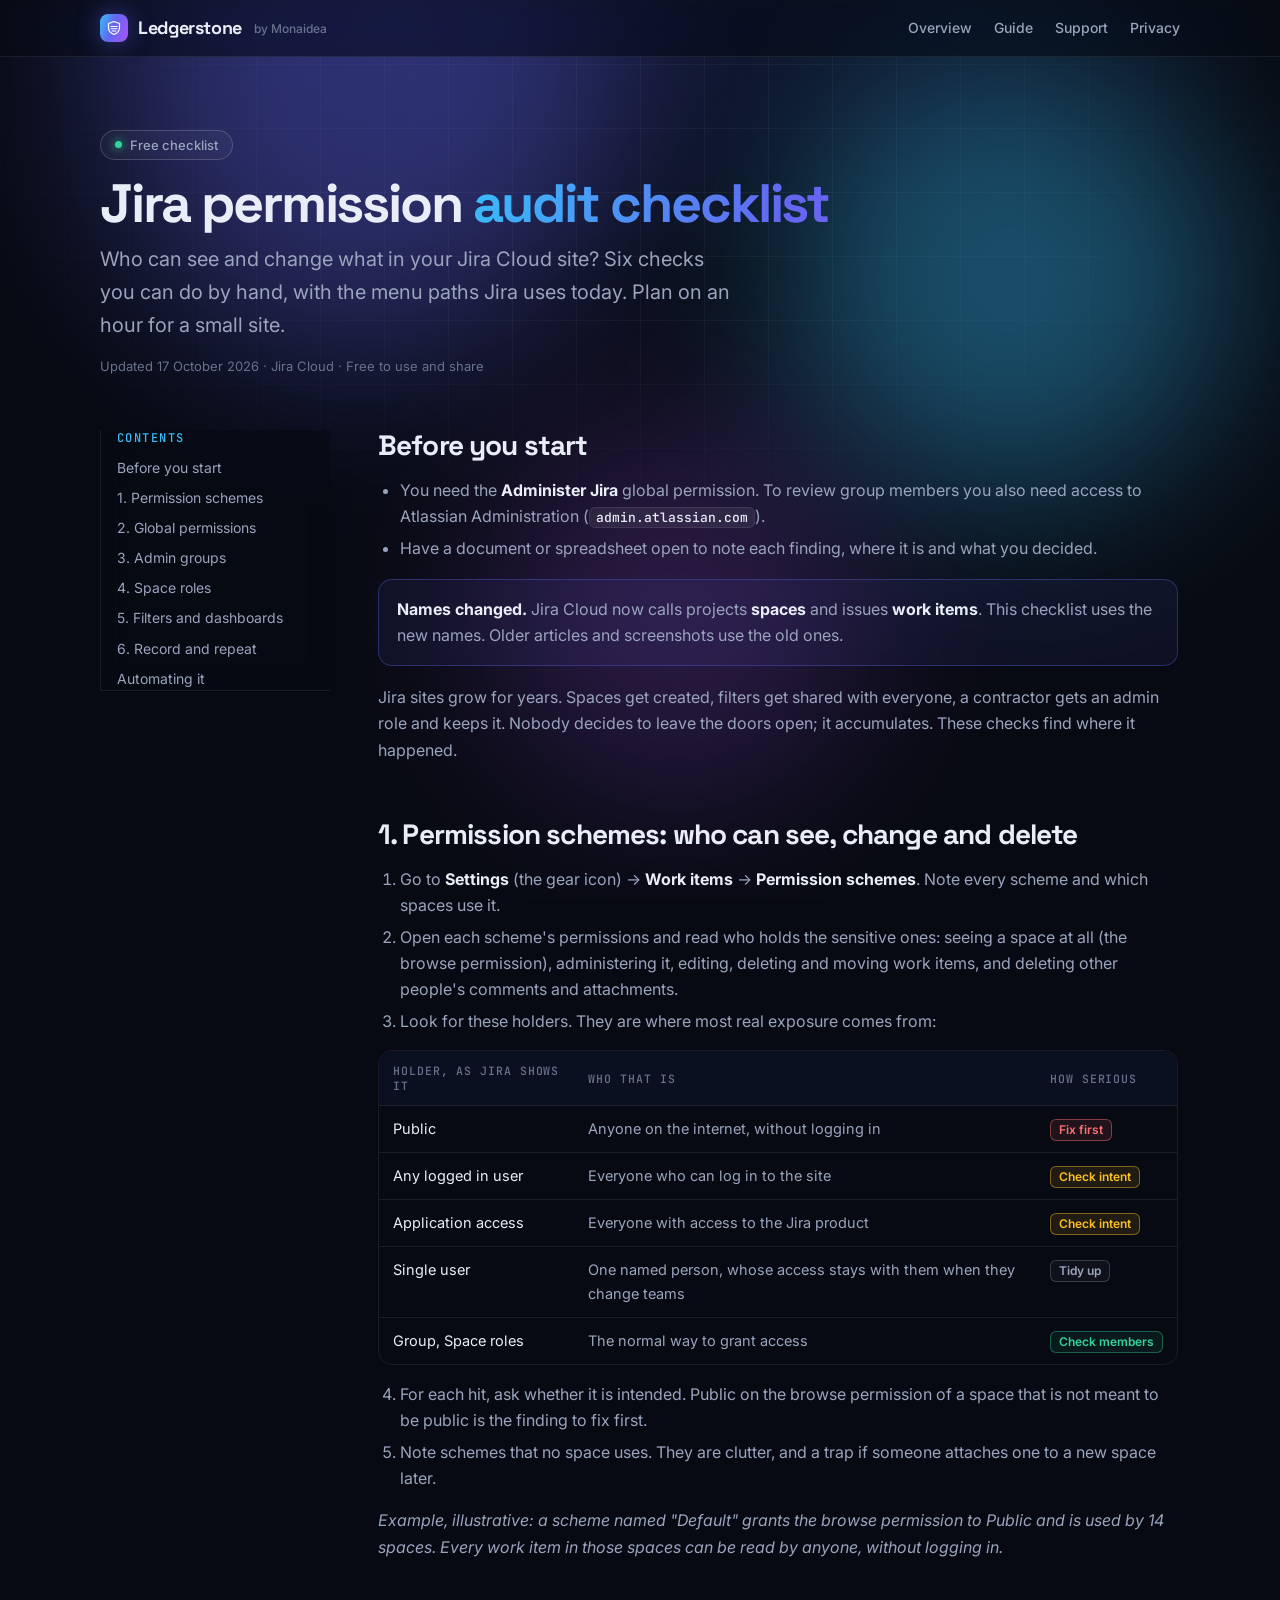
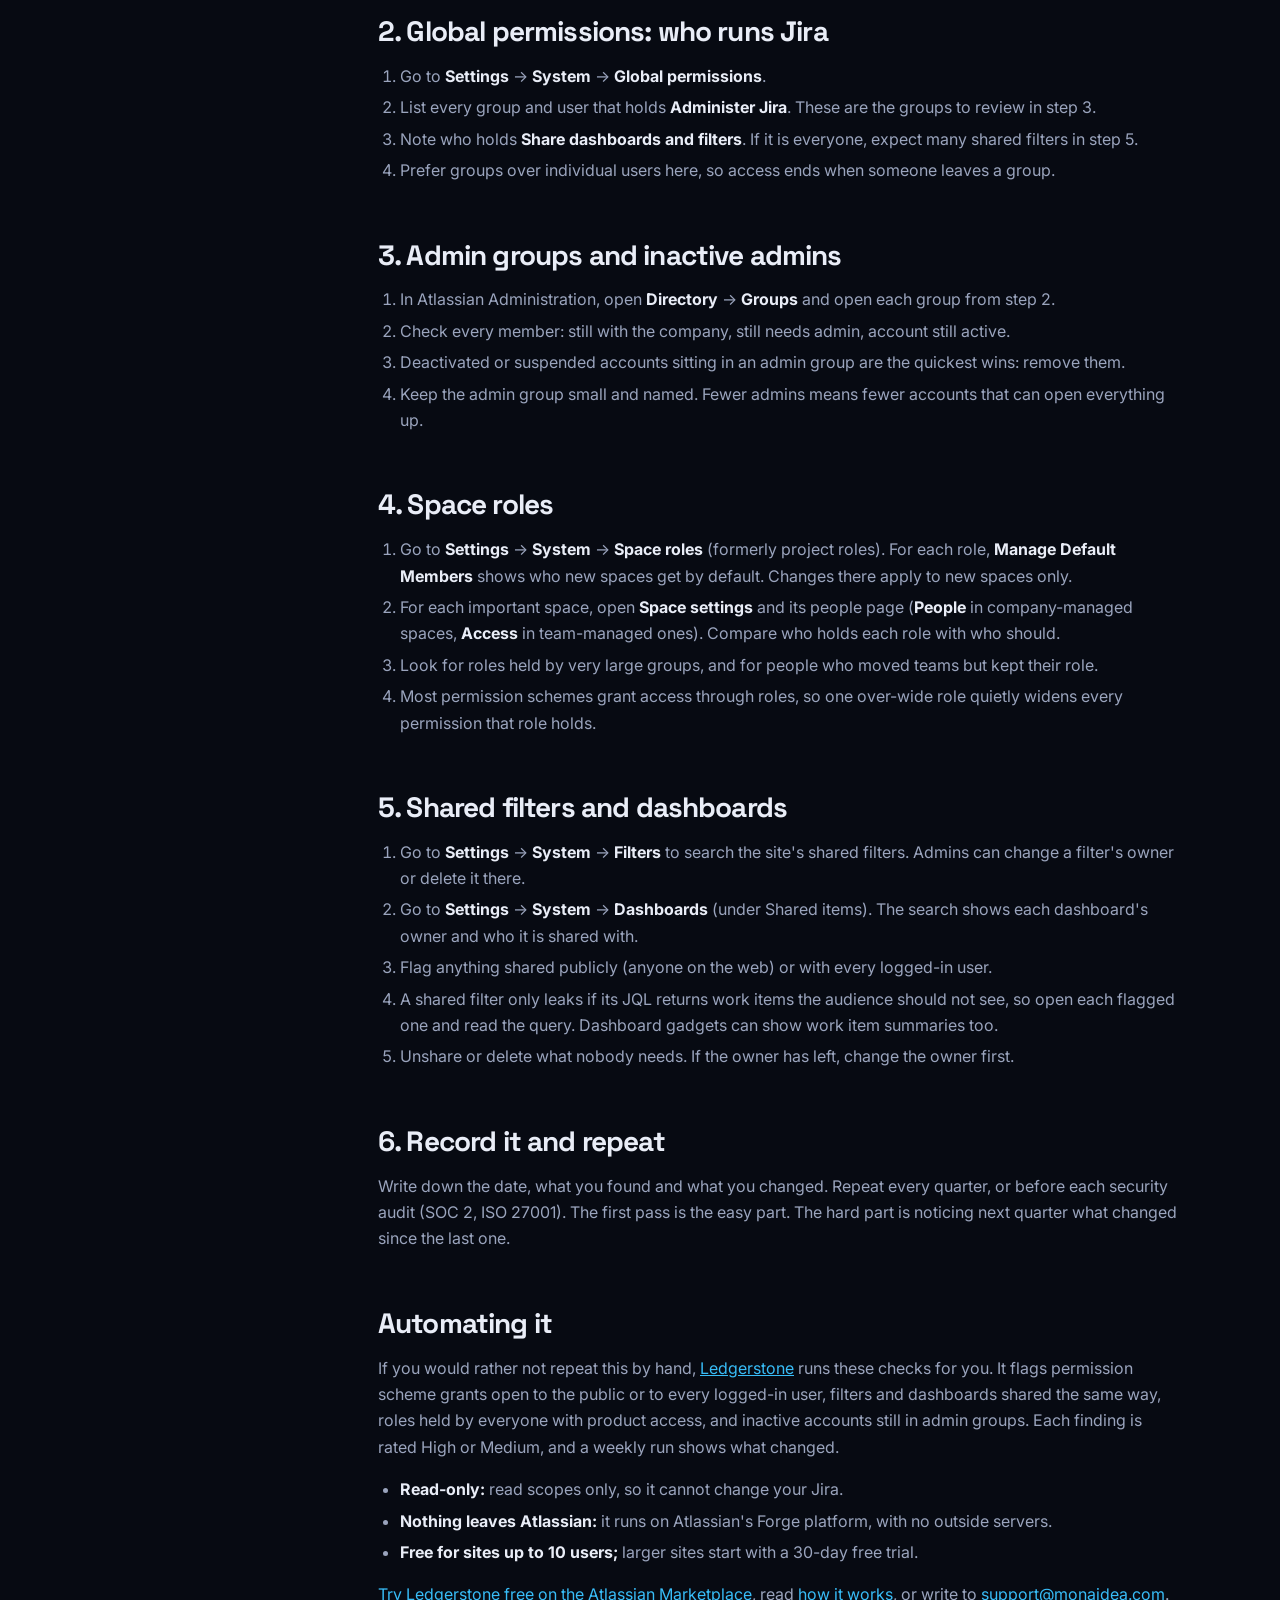
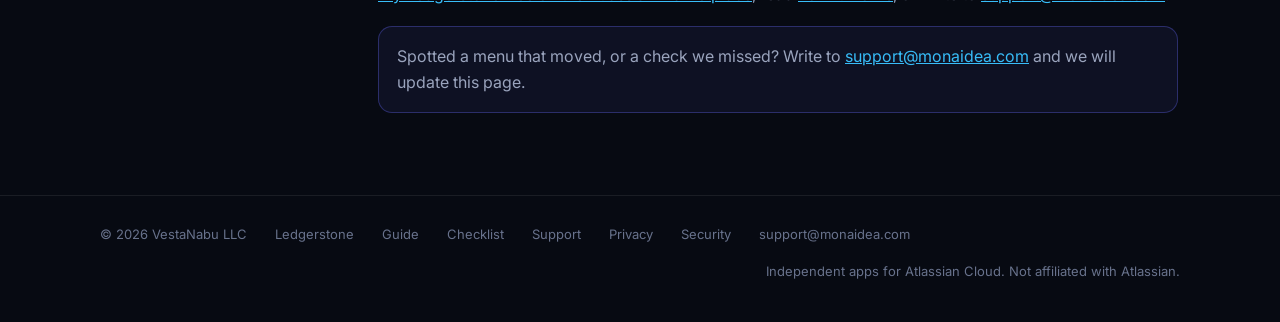
<file: jira-permission-audit-checklist/index.html>
<!doctype html><html lang="en"><head><meta charset="utf-8"><meta name="viewport" content="width=device-width,initial-scale=1">
<title>Jira permission audit checklist: who can see and change what</title>
<meta name="description" content="A step-by-step Jira Cloud permission audit you can do by hand: permission schemes, global permissions, admin groups, space roles, shared filters and dashboards, with today's menu paths.">
<link rel="canonical" href="https://ledgerstone.monaidea.com/jira-permission-audit-checklist/">
<meta property="og:type" content="article"><meta property="og:title" content="Jira permission audit checklist: who can see and change what">
<meta property="og:description" content="A step-by-step Jira Cloud permission audit you can do by hand, with today's menu paths.">
<meta property="og:url" content="https://ledgerstone.monaidea.com/jira-permission-audit-checklist/"><meta name="theme-color" content="#070a12">
<link rel="icon" href="data:image/svg+xml,%3Csvg xmlns='http://www.w3.org/2000/svg' viewBox='0 0 32 32'%3E%3Crect width='32' height='32' rx='8' fill='%236366f1'/%3E%3Cg fill='none' stroke='white' stroke-width='2.6' stroke-linecap='round' stroke-linejoin='round' transform='translate(4 4) scale(.75)'%3E%3Cpath d='M16 3 5 7v8c0 7 4.7 11.7 11 14 6.3-2.3 11-7 11-14V7L16 3Z'/%3E%3Cpath d='M10 13h12M10 17.5h12M12.5 22h7'/%3E%3C/g%3E%3C/svg%3E">
<link rel="stylesheet" href="/style.css">
<script type="application/ld+json">{"@context":"https://schema.org","@type":"Article","headline":"Jira permission audit checklist: who can see and change what","datePublished":"2026-10-17","dateModified":"2026-10-21","author":{"@type":"Organization","name":"Monaidea"},"publisher":{"@type":"Organization","name":"Monaidea","url":"https://ledgerstone.monaidea.com/"},"mainEntityOfPage":"https://ledgerstone.monaidea.com/jira-permission-audit-checklist/"}</script>
</head><body>
<div class="sky" aria-hidden="true"><div class="orb o1"></div><div class="orb o2"></div><div class="orb o3"></div></div>
<nav><div class="nav-in"><a class="brand" href="/"><span class="mark"><svg viewBox="0 0 32 32" fill="none" stroke="#fff" stroke-width="2.4" stroke-linecap="round" stroke-linejoin="round"><path d="M16 3 5 7v8c0 7 4.7 11.7 11 14 6.3-2.3 11-7 11-14V7L16 3Z"/><path d="M10 13h12M10 17.5h12M12.5 22h7"/></svg></span>Ledgerstone<small>by Monaidea</small></a><div class="nav-links"><a href="/">Overview</a><a href="/guide/">Guide</a><a href="/support/">Support</a><a href="/privacy/">Privacy</a></div></div></nav>
<main>
<header class="doc-head"><span class="eyebrow"><i></i>Free checklist</span>
<h1>Jira permission <span class="grad">audit checklist</span></h1>
<p class="lede">Who can see and change what in your Jira Cloud site? Six checks you can do by hand, with the menu paths Jira uses today. Plan on an hour for a small site.</p>
<p class="doc-meta">Updated 17 October 2026 · Jira Cloud · Free to use and share</p></header>

<div class="doc">
<nav class="toc" aria-label="Contents"><b>Contents</b><ol>
<li><a href="#start">Before you start</a></li><li><a href="#schemes">1. Permission schemes</a></li><li><a href="#global">2. Global permissions</a></li><li><a href="#admins">3. Admin groups</a></li><li><a href="#roles">4. Space roles</a></li><li><a href="#shared">5. Filters and dashboards</a></li><li><a href="#record">6. Record and repeat</a></li><li><a href="#automate">Automating it</a></li>
</ol></nav>
<article>

<h2 id="start">Before you start</h2>
<ul>
<li>You need the <strong>Administer Jira</strong> global permission. To review group members you also need access to Atlassian Administration (<code>admin.atlassian.com</code>).</li>
<li>Have a document or spreadsheet open to note each finding, where it is and what you decided.</li>
</ul>
<div class="note"><strong>Names changed.</strong> Jira Cloud now calls projects <strong>spaces</strong> and issues <strong>work items</strong>. This checklist uses the new names. Older articles and screenshots use the old ones.</div>
<p>Jira sites grow for years. Spaces get created, filters get shared with everyone, a contractor gets an admin role and keeps it. Nobody decides to leave the doors open; it accumulates. These checks find where it happened.</p>

<h2 id="schemes">1. Permission schemes: who can see, change and delete</h2>
<ol>
<li>Go to <strong>Settings</strong> (the gear icon) → <strong>Work items</strong> → <strong>Permission schemes</strong>. Note every scheme and which spaces use it.</li>
<li>Open each scheme's permissions and read who holds the sensitive ones: seeing a space at all (the browse permission), administering it, editing, deleting and moving work items, and deleting other people's comments and attachments.</li>
<li>Look for these holders. They are where most real exposure comes from:</li>
</ol>
<div class="tbl-wrap"><table class="tbl">
<thead><tr><th>Holder, as Jira shows it</th><th>Who that is</th><th>How serious</th></tr></thead>
<tbody>
<tr><td>Public</td><td>Anyone on the internet, without logging in</td><td><span class="sev high">Fix first</span></td></tr>
<tr><td>Any logged in user</td><td>Everyone who can log in to the site</td><td><span class="sev med">Check intent</span></td></tr>
<tr><td>Application access</td><td>Everyone with access to the Jira product</td><td><span class="sev med">Check intent</span></td></tr>
<tr><td>Single user</td><td>One named person, whose access stays with them when they change teams</td><td><span class="sev unk">Tidy up</span></td></tr>
<tr><td>Group, Space roles</td><td>The normal way to grant access</td><td><span class="sev none">Check members</span></td></tr>
</tbody></table></div>
<ol start="4">
<li>For each hit, ask whether it is intended. Public on the browse permission of a space that is not meant to be public is the finding to fix first.</li>
<li>Note schemes that no space uses. They are clutter, and a trap if someone attaches one to a new space later.</li>
</ol>
<p><em>Example, illustrative: a scheme named "Default" grants the browse permission to Public and is used by 14 spaces. Every work item in those spaces can be read by anyone, without logging in.</em></p>

<h2 id="global">2. Global permissions: who runs Jira</h2>
<ol>
<li>Go to <strong>Settings</strong> → <strong>System</strong> → <strong>Global permissions</strong>.</li>
<li>List every group and user that holds <strong>Administer Jira</strong>. These are the groups to review in step 3.</li>
<li>Note who holds <strong>Share dashboards and filters</strong>. If it is everyone, expect many shared filters in step 5.</li>
<li>Prefer groups over individual users here, so access ends when someone leaves a group.</li>
</ol>

<h2 id="admins">3. Admin groups and inactive admins</h2>
<ol>
<li>In Atlassian Administration, open <strong>Directory</strong> → <strong>Groups</strong> and open each group from step 2.</li>
<li>Check every member: still with the company, still needs admin, account still active.</li>
<li>Deactivated or suspended accounts sitting in an admin group are the quickest wins: remove them.</li>
<li>Keep the admin group small and named. Fewer admins means fewer accounts that can open everything up.</li>
</ol>

<h2 id="roles">4. Space roles</h2>
<ol>
<li>Go to <strong>Settings</strong> → <strong>System</strong> → <strong>Space roles</strong> (formerly project roles). For each role, <strong>Manage Default Members</strong> shows who new spaces get by default. Changes there apply to new spaces only.</li>
<li>For each important space, open <strong>Space settings</strong> and its people page (<strong>People</strong> in company-managed spaces, <strong>Access</strong> in team-managed ones). Compare who holds each role with who should.</li>
<li>Look for roles held by very large groups, and for people who moved teams but kept their role.</li>
<li>Most permission schemes grant access through roles, so one over-wide role quietly widens every permission that role holds.</li>
</ol>

<h2 id="shared">5. Shared filters and dashboards</h2>
<ol>
<li>Go to <strong>Settings</strong> → <strong>System</strong> → <strong>Filters</strong> to search the site's shared filters. Admins can change a filter's owner or delete it there.</li>
<li>Go to <strong>Settings</strong> → <strong>System</strong> → <strong>Dashboards</strong> (under Shared items). The search shows each dashboard's owner and who it is shared with.</li>
<li>Flag anything shared publicly (anyone on the web) or with every logged-in user.</li>
<li>A shared filter only leaks if its JQL returns work items the audience should not see, so open each flagged one and read the query. Dashboard gadgets can show work item summaries too.</li>
<li>Unshare or delete what nobody needs. If the owner has left, change the owner first.</li>
</ol>

<h2 id="record">6. Record it and repeat</h2>
<p>Write down the date, what you found and what you changed. Repeat every quarter, or before each security audit (SOC 2, ISO 27001). The first pass is the easy part. The hard part is noticing next quarter what changed since the last one.</p>

<h2 id="automate">Automating it</h2>
<p>If you would rather not repeat this by hand, <a href="/">Ledgerstone</a> runs these checks for you. It flags permission scheme grants open to the public or to every logged-in user, filters and dashboards shared the same way, roles held by everyone with product access, and inactive accounts still in admin groups. Each finding is rated High or Medium, and a weekly run shows what changed.</p>
<ul>
<li><strong>Read-only:</strong> read scopes only, so it cannot change your Jira.</li>
<li><strong>Nothing leaves Atlassian:</strong> it runs on Atlassian's Forge platform, with no outside servers.</li>
<li><strong>Free for sites up to 10 users;</strong> larger sites start with a 30-day free trial.</li>
</ul>
<p><a href="https://marketplace.atlassian.com/apps/861443927/ledgerstone-permission-audit-for-jira?hosting=cloud&amp;tab=overview">Try Ledgerstone free on the Atlassian Marketplace</a>, read <a href="/guide/">how it works</a>, or write to <a href="mailto:support@monaidea.com">support@monaidea.com</a>.</p>
<div class="note">Spotted a menu that moved, or a check we missed? Write to <a href="mailto:support@monaidea.com">support@monaidea.com</a> and we will update this page.</div>

</article></div></main>
<footer><div class="foot"><span>© 2026 VestaNabu LLC</span><a href="/">Ledgerstone</a><a href="/guide/">Guide</a><a href="/jira-permission-audit-checklist/">Checklist</a><a href="/support/">Support</a><a href="/privacy/">Privacy</a><a href="/security/">Security</a><a href="mailto:support@monaidea.com">support@monaidea.com</a><span class="r">Independent apps for Atlassian Cloud. Not affiliated with Atlassian.</span></div></footer>
<script src="/site.js" defer></script></body></html>
</file>
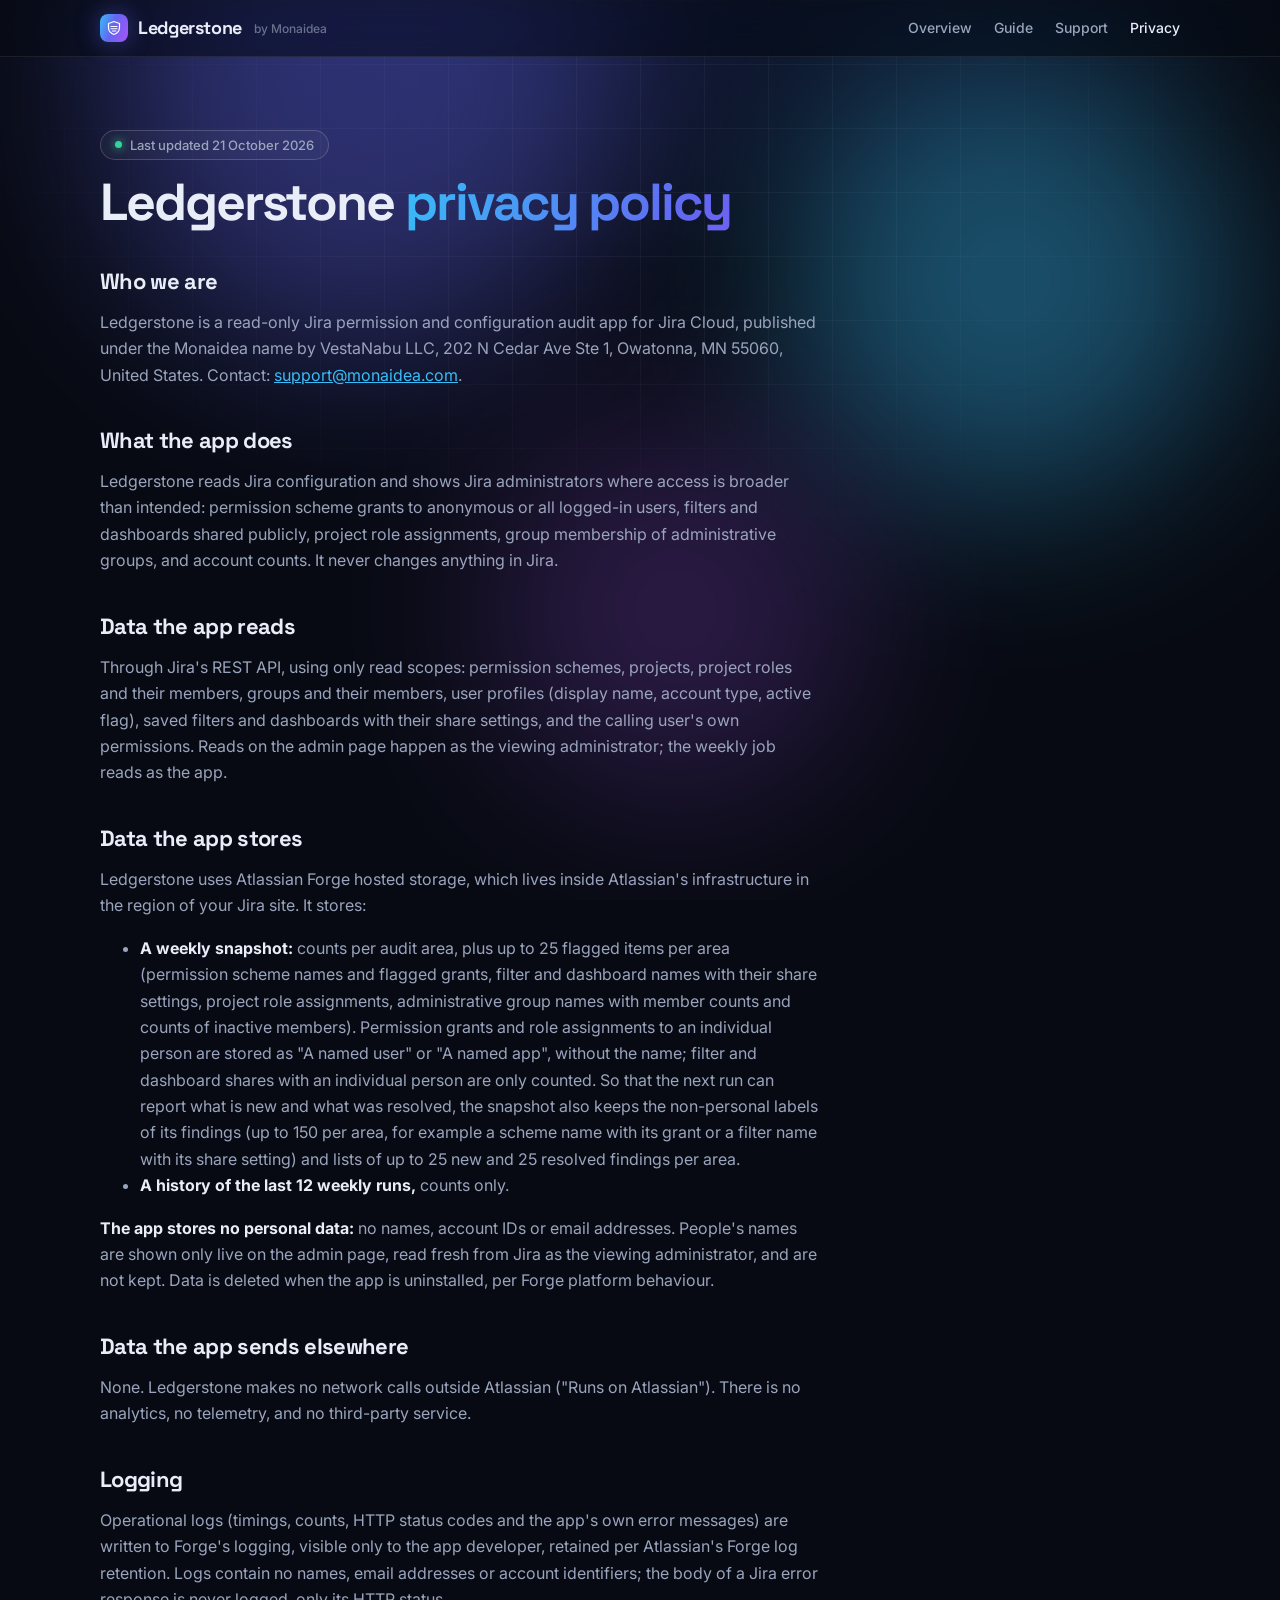
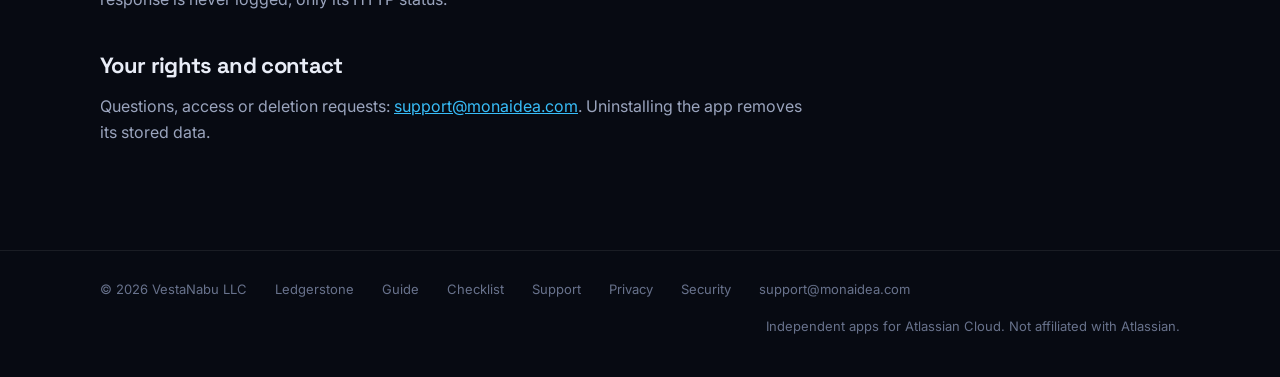
<file: privacy/index.html>
<!doctype html><html lang="en"><head><meta charset="utf-8"><meta name="viewport" content="width=device-width,initial-scale=1">
<title>Ledgerstone Privacy Policy</title><meta name="description" content="How Ledgerstone handles your Jira data: read-only, nothing stored about people, nothing leaves Atlassian."><meta name="theme-color" content="#070a12">
<link rel="icon" href="data:image/svg+xml,%3Csvg xmlns='http://www.w3.org/2000/svg' viewBox='0 0 32 32'%3E%3Crect width='32' height='32' rx='8' fill='%236366f1'/%3E%3Cg fill='none' stroke='white' stroke-width='2.6' stroke-linecap='round' stroke-linejoin='round' transform='translate(4 4) scale(.75)'%3E%3Cpath d='M16 3 5 7v8c0 7 4.7 11.7 11 14 6.3-2.3 11-7 11-14V7L16 3Z'/%3E%3Cpath d='M10 13h12M10 17.5h12M12.5 22h7'/%3E%3C/g%3E%3C/svg%3E">
<link rel="stylesheet" href="/style.css"></head><body>
<div class="sky" aria-hidden="true"><div class="orb o1"></div><div class="orb o2"></div><div class="orb o3"></div></div>
<nav><div class="nav-in"><a class="brand" href="/"><span class="mark"><svg viewBox="0 0 32 32" fill="none" stroke="#fff" stroke-width="2.4" stroke-linecap="round" stroke-linejoin="round"><path d="M16 3 5 7v8c0 7 4.7 11.7 11 14 6.3-2.3 11-7 11-14V7L16 3Z"/><path d="M10 13h12M10 17.5h12M12.5 22h7"/></svg></span>Ledgerstone<small>by Monaidea</small></a><div class="nav-links"><a href="/">Overview</a><a href="/guide/">Guide</a><a href="/support/">Support</a><a href="/privacy/" aria-current="page">Privacy</a></div></div></nav>
<main><div class="prose"><span class="eyebrow"><i></i>Last updated 21 October 2026</span><h1>Ledgerstone <span class="grad">privacy policy</span></h1>
<h2>Who we are</h2><p>Ledgerstone is a read-only Jira permission and configuration audit app for Jira Cloud, published under the Monaidea name by VestaNabu LLC, 202 N Cedar Ave Ste 1, Owatonna, MN 55060, United States. Contact: <a href="mailto:support@monaidea.com">support@monaidea.com</a>.</p>
<h2>What the app does</h2><p>Ledgerstone reads Jira configuration and shows Jira administrators where access is broader than intended: permission scheme grants to anonymous or all logged-in users, filters and dashboards shared publicly, project role assignments, group membership of administrative groups, and account counts. It never changes anything in Jira.</p>
<h2>Data the app reads</h2><p>Through Jira's REST API, using only read scopes: permission schemes, projects, project roles and their members, groups and their members, user profiles (display name, account type, active flag), saved filters and dashboards with their share settings, and the calling user's own permissions. Reads on the admin page happen as the viewing administrator; the weekly job reads as the app.</p>
<h2>Data the app stores</h2><p>Ledgerstone uses Atlassian Forge hosted storage, which lives inside Atlassian's infrastructure in the region of your Jira site. It stores:</p><ul>
<li><strong>A weekly snapshot:</strong> counts per audit area, plus up to 25 flagged items per area (permission scheme names and flagged grants, filter and dashboard names with their share settings, project role assignments, administrative group names with member counts and counts of inactive members). Permission grants and role assignments to an individual person are stored as "A named user" or "A named app", without the name; filter and dashboard shares with an individual person are only counted. So that the next run can report what is new and what was resolved, the snapshot also keeps the non-personal labels of its findings (up to 150 per area, for example a scheme name with its grant or a filter name with its share setting) and lists of up to 25 new and 25 resolved findings per area.</li>
<li><strong>A history of the last 12 weekly runs,</strong> counts only.</li></ul>
<p><strong>The app stores no personal data:</strong> no names, account IDs or email addresses. People's names are shown only live on the admin page, read fresh from Jira as the viewing administrator, and are not kept. Data is deleted when the app is uninstalled, per Forge platform behaviour.</p>
<h2>Data the app sends elsewhere</h2><p>None. Ledgerstone makes no network calls outside Atlassian ("Runs on Atlassian"). There is no analytics, no telemetry, and no third-party service.</p>
<h2>Logging</h2><p>Operational logs (timings, counts, HTTP status codes and the app's own error messages) are written to Forge's logging, visible only to the app developer, retained per Atlassian's Forge log retention. Logs contain no names, email addresses or account identifiers; the body of a Jira error response is never logged, only its HTTP status.</p>
<h2>Your rights and contact</h2><p>Questions, access or deletion requests: <a href="mailto:support@monaidea.com">support@monaidea.com</a>. Uninstalling the app removes its stored data.</p>
</div></main>
<footer><div class="foot"><span>© 2026 VestaNabu LLC</span><a href="/">Ledgerstone</a><a href="/guide/">Guide</a><a href="/jira-permission-audit-checklist/">Checklist</a><a href="/support/">Support</a><a href="/privacy/">Privacy</a><a href="/security/">Security</a><a href="mailto:support@monaidea.com">support@monaidea.com</a><span class="r">Independent apps for Atlassian Cloud. Not affiliated with Atlassian.</span></div></footer>
<script src="/site.js" defer></script></body></html>
</file>
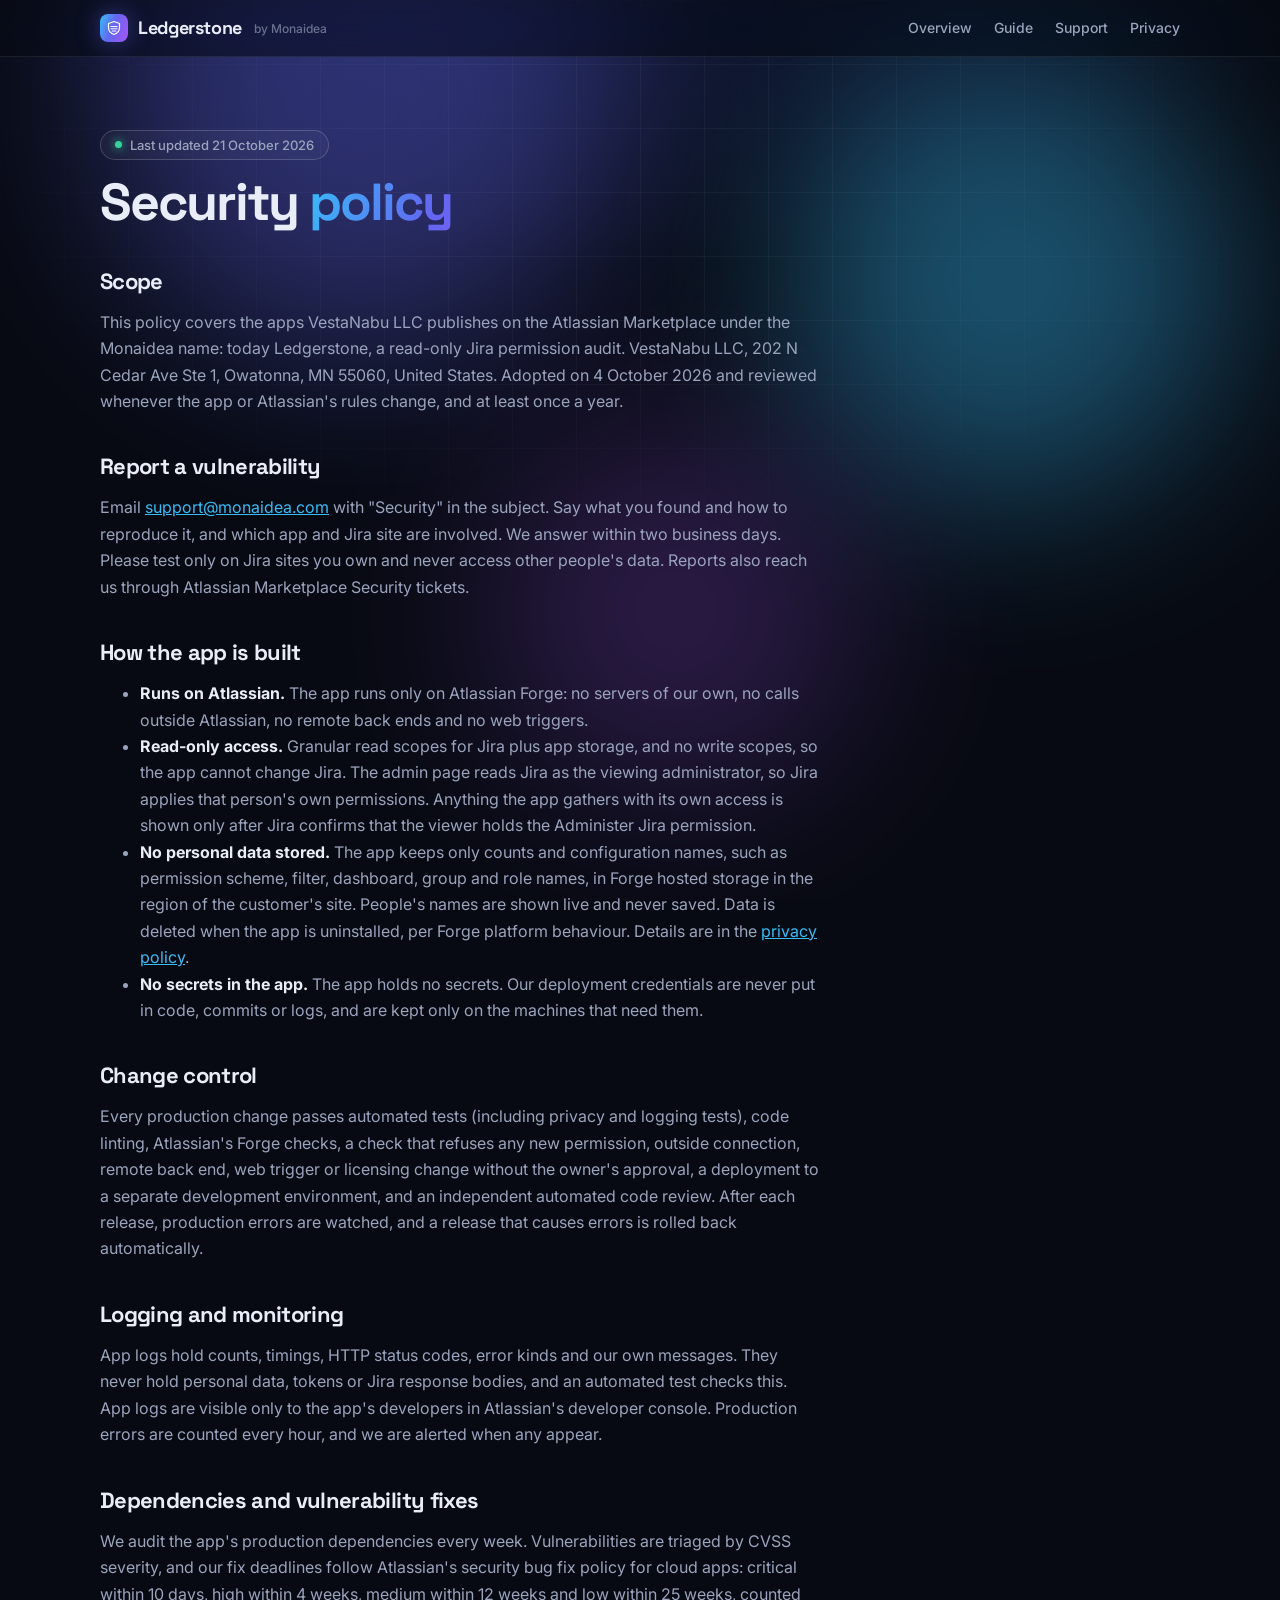
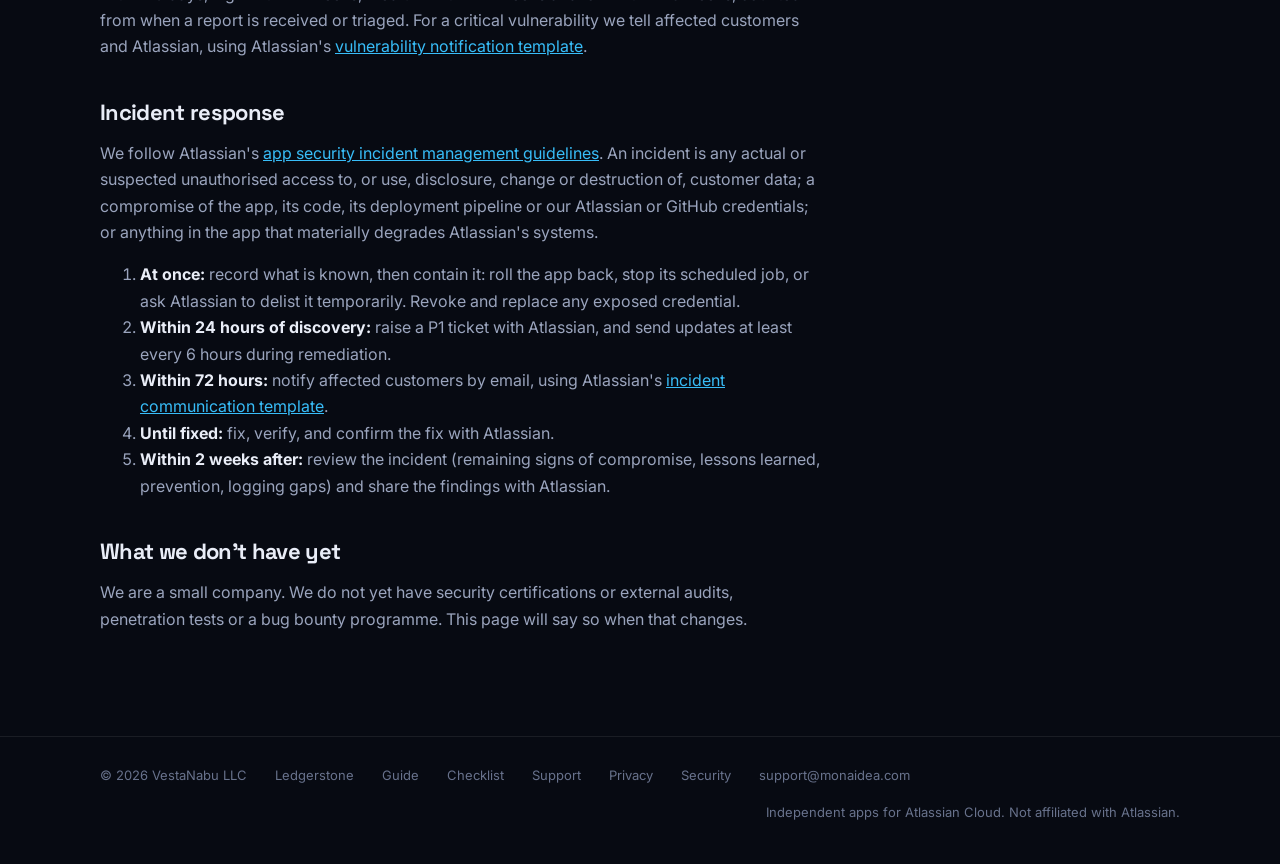
<file: security/index.html>
<!doctype html><html lang="en"><head><meta charset="utf-8"><meta name="viewport" content="width=device-width,initial-scale=1">
<title>Monaidea Security Policy</title><meta name="description" content="How Monaidea secures its Atlassian Cloud apps, how to report a vulnerability, and how we respond to incidents."><meta name="theme-color" content="#070a12">
<link rel="icon" href="data:image/svg+xml,%3Csvg xmlns='http://www.w3.org/2000/svg' viewBox='0 0 32 32'%3E%3Crect width='32' height='32' rx='8' fill='%236366f1'/%3E%3Cg fill='none' stroke='white' stroke-width='2.6' stroke-linecap='round' stroke-linejoin='round' transform='translate(4 4) scale(.75)'%3E%3Cpath d='M16 3 5 7v8c0 7 4.7 11.7 11 14 6.3-2.3 11-7 11-14V7L16 3Z'/%3E%3Cpath d='M10 13h12M10 17.5h12M12.5 22h7'/%3E%3C/g%3E%3C/svg%3E">
<link rel="stylesheet" href="/style.css"></head><body>
<div class="sky" aria-hidden="true"><div class="orb o1"></div><div class="orb o2"></div><div class="orb o3"></div></div>
<nav><div class="nav-in"><a class="brand" href="/"><span class="mark"><svg viewBox="0 0 32 32" fill="none" stroke="#fff" stroke-width="2.4" stroke-linecap="round" stroke-linejoin="round"><path d="M16 3 5 7v8c0 7 4.7 11.7 11 14 6.3-2.3 11-7 11-14V7L16 3Z"/><path d="M10 13h12M10 17.5h12M12.5 22h7"/></svg></span>Ledgerstone<small>by Monaidea</small></a><div class="nav-links"><a href="/">Overview</a><a href="/guide/">Guide</a><a href="/support/">Support</a><a href="/privacy/">Privacy</a></div></div></nav>
<main><div class="prose"><span class="eyebrow"><i></i>Last updated 21 October 2026</span><h1>Security <span class="grad">policy</span></h1>
<h2>Scope</h2><p>This policy covers the apps VestaNabu LLC publishes on the Atlassian Marketplace under the Monaidea name: today Ledgerstone, a read-only Jira permission audit. VestaNabu LLC, 202 N Cedar Ave Ste 1, Owatonna, MN 55060, United States. Adopted on 4 October 2026 and reviewed whenever the app or Atlassian's rules change, and at least once a year.</p>
<h2>Report a vulnerability</h2><p>Email <a href="mailto:support@monaidea.com">support@monaidea.com</a> with "Security" in the subject. Say what you found and how to reproduce it, and which app and Jira site are involved. We answer within two business days. Please test only on Jira sites you own and never access other people's data. Reports also reach us through Atlassian Marketplace Security tickets.</p>
<h2>How the app is built</h2><ul>
<li><strong>Runs on Atlassian.</strong> The app runs only on Atlassian Forge: no servers of our own, no calls outside Atlassian, no remote back ends and no web triggers.</li>
<li><strong>Read-only access.</strong> Granular read scopes for Jira plus app storage, and no write scopes, so the app cannot change Jira. The admin page reads Jira as the viewing administrator, so Jira applies that person's own permissions. Anything the app gathers with its own access is shown only after Jira confirms that the viewer holds the Administer Jira permission.</li>
<li><strong>No personal data stored.</strong> The app keeps only counts and configuration names, such as permission scheme, filter, dashboard, group and role names, in Forge hosted storage in the region of the customer's site. People's names are shown live and never saved. Data is deleted when the app is uninstalled, per Forge platform behaviour. Details are in the <a href="/privacy/">privacy policy</a>.</li>
<li><strong>No secrets in the app.</strong> The app holds no secrets. Our deployment credentials are never put in code, commits or logs, and are kept only on the machines that need them.</li></ul>
<h2>Change control</h2><p>Every production change passes automated tests (including privacy and logging tests), code linting, Atlassian's Forge checks, a check that refuses any new permission, outside connection, remote back end, web trigger or licensing change without the owner's approval, a deployment to a separate development environment, and an independent automated code review. After each release, production errors are watched, and a release that causes errors is rolled back automatically.</p>
<h2>Logging and monitoring</h2><p>App logs hold counts, timings, HTTP status codes, error kinds and our own messages. They never hold personal data, tokens or Jira response bodies, and an automated test checks this. App logs are visible only to the app's developers in Atlassian's developer console. Production errors are counted every hour, and we are alerted when any appear.</p>
<h2>Dependencies and vulnerability fixes</h2><p>We audit the app's production dependencies every week. Vulnerabilities are triaged by CVSS severity, and our fix deadlines follow Atlassian's security bug fix policy for cloud apps: critical within 10 days, high within 4 weeks, medium within 12 weeks and low within 25 weeks, counted from when a report is received or triaged. For a critical vulnerability we tell affected customers and Atlassian, using Atlassian's <a href="https://developer.atlassian.com/platform/marketplace/app-vulnerability-notification-template/">vulnerability notification template</a>.</p>
<h2>Incident response</h2><p>We follow Atlassian's <a href="https://developer.atlassian.com/platform/marketplace/app-security-incident-management-guidelines/">app security incident management guidelines</a>. An incident is any actual or suspected unauthorised access to, or use, disclosure, change or destruction of, customer data; a compromise of the app, its code, its deployment pipeline or our Atlassian or GitHub credentials; or anything in the app that materially degrades Atlassian's systems.</p><ol>
<li><strong>At once:</strong> record what is known, then contain it: roll the app back, stop its scheduled job, or ask Atlassian to delist it temporarily. Revoke and replace any exposed credential.</li>
<li><strong>Within 24 hours of discovery:</strong> raise a P1 ticket with Atlassian, and send updates at least every 6 hours during remediation.</li>
<li><strong>Within 72 hours:</strong> notify affected customers by email, using Atlassian's <a href="https://developer.atlassian.com/platform/marketplace/app-security-incident-communication-template/">incident communication template</a>.</li>
<li><strong>Until fixed:</strong> fix, verify, and confirm the fix with Atlassian.</li>
<li><strong>Within 2 weeks after:</strong> review the incident (remaining signs of compromise, lessons learned, prevention, logging gaps) and share the findings with Atlassian.</li></ol>
<h2>What we don't have yet</h2><p>We are a small company. We do not yet have security certifications or external audits, penetration tests or a bug bounty programme. This page will say so when that changes.</p>
</div></main>
<footer><div class="foot"><span>© 2026 VestaNabu LLC</span><a href="/">Ledgerstone</a><a href="/guide/">Guide</a><a href="/jira-permission-audit-checklist/">Checklist</a><a href="/support/">Support</a><a href="/privacy/">Privacy</a><a href="/security/">Security</a><a href="mailto:support@monaidea.com">support@monaidea.com</a><span class="r">Independent apps for Atlassian Cloud. Not affiliated with Atlassian.</span></div></footer>
<script src="/site.js" defer></script></body></html>
</file>
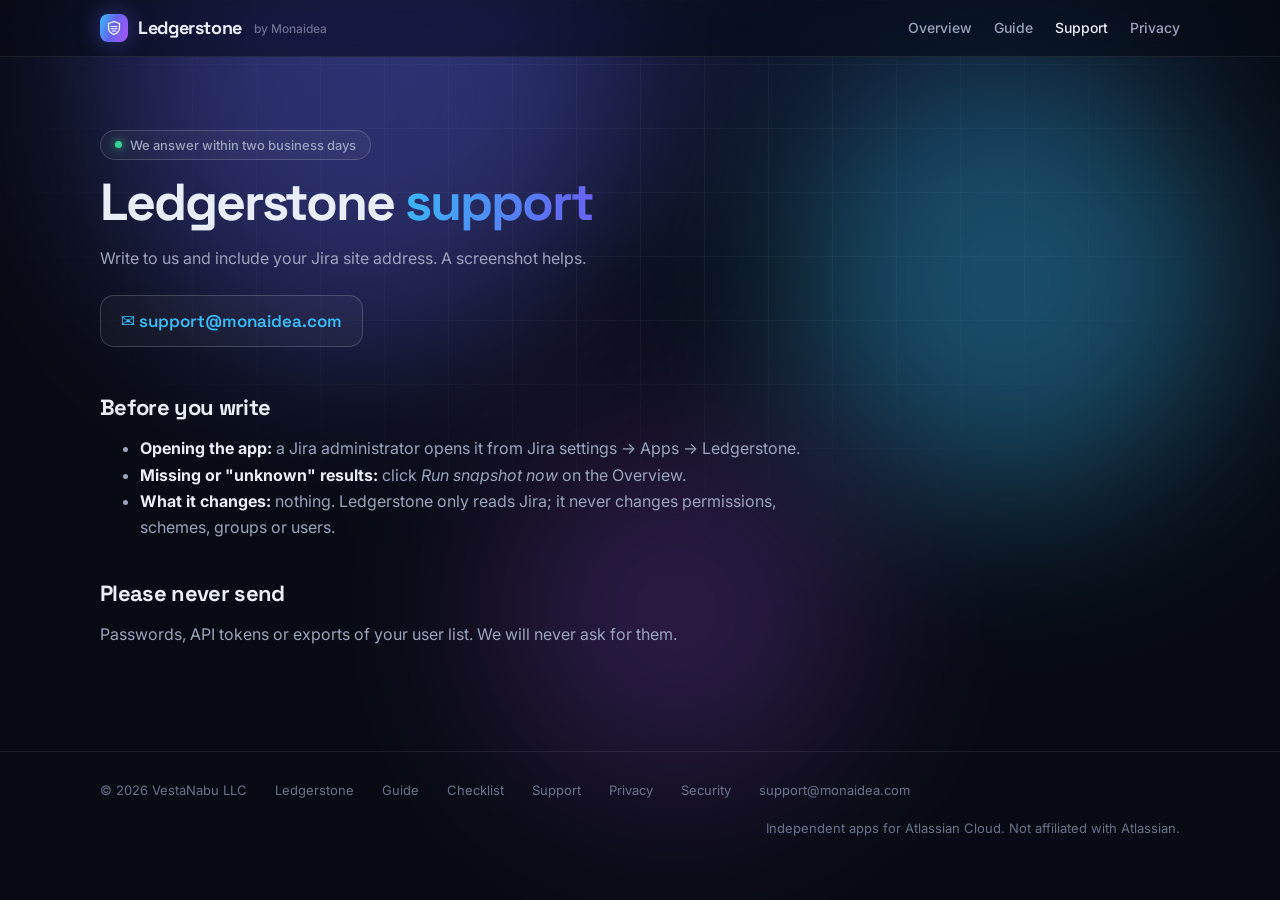
<file: support/index.html>
<!doctype html><html lang="en"><head><meta charset="utf-8"><meta name="viewport" content="width=device-width,initial-scale=1">
<title>Ledgerstone Support</title><meta name="description" content="Get help with Ledgerstone for Jira."><meta name="theme-color" content="#070a12">
<link rel="icon" href="data:image/svg+xml,%3Csvg xmlns='http://www.w3.org/2000/svg' viewBox='0 0 32 32'%3E%3Crect width='32' height='32' rx='8' fill='%236366f1'/%3E%3Cg fill='none' stroke='white' stroke-width='2.6' stroke-linecap='round' stroke-linejoin='round' transform='translate(4 4) scale(.75)'%3E%3Cpath d='M16 3 5 7v8c0 7 4.7 11.7 11 14 6.3-2.3 11-7 11-14V7L16 3Z'/%3E%3Cpath d='M10 13h12M10 17.5h12M12.5 22h7'/%3E%3C/g%3E%3C/svg%3E">
<link rel="stylesheet" href="/style.css"></head><body>
<div class="sky" aria-hidden="true"><div class="orb o1"></div><div class="orb o2"></div><div class="orb o3"></div></div>
<nav><div class="nav-in"><a class="brand" href="/"><span class="mark"><svg viewBox="0 0 32 32" fill="none" stroke="#fff" stroke-width="2.4" stroke-linecap="round" stroke-linejoin="round"><path d="M16 3 5 7v8c0 7 4.7 11.7 11 14 6.3-2.3 11-7 11-14V7L16 3Z"/><path d="M10 13h12M10 17.5h12M12.5 22h7"/></svg></span>Ledgerstone<small>by Monaidea</small></a><div class="nav-links"><a href="/">Overview</a><a href="/guide/">Guide</a><a href="/support/" aria-current="page">Support</a><a href="/privacy/">Privacy</a></div></div></nav>
<main>
<div class="prose"><span class="eyebrow"><i></i>We answer within two business days</span><h1>Ledgerstone <span class="grad">support</span></h1>
<p>Write to us and include your Jira site address. A screenshot helps.</p>
<a class="mail" href="mailto:support@monaidea.com">✉ support@monaidea.com</a>
<h2>Before you write</h2><ul>
<li><strong>Opening the app:</strong> a Jira administrator opens it from Jira settings → Apps → Ledgerstone.</li>
<li><strong>Missing or "unknown" results:</strong> click <em>Run snapshot now</em> on the Overview.</li>
<li><strong>What it changes:</strong> nothing. Ledgerstone only reads Jira; it never changes permissions, schemes, groups or users.</li></ul>
<h2>Please never send</h2><p>Passwords, API tokens or exports of your user list. We will never ask for them.</p></div></main>
<footer><div class="foot"><span>© 2026 VestaNabu LLC</span><a href="/">Ledgerstone</a><a href="/guide/">Guide</a><a href="/jira-permission-audit-checklist/">Checklist</a><a href="/support/">Support</a><a href="/privacy/">Privacy</a><a href="/security/">Security</a><a href="mailto:support@monaidea.com">support@monaidea.com</a><span class="r">Independent apps for Atlassian Cloud. Not affiliated with Atlassian.</span></div></footer>
<script src="/site.js" defer></script></body></html>
</file>
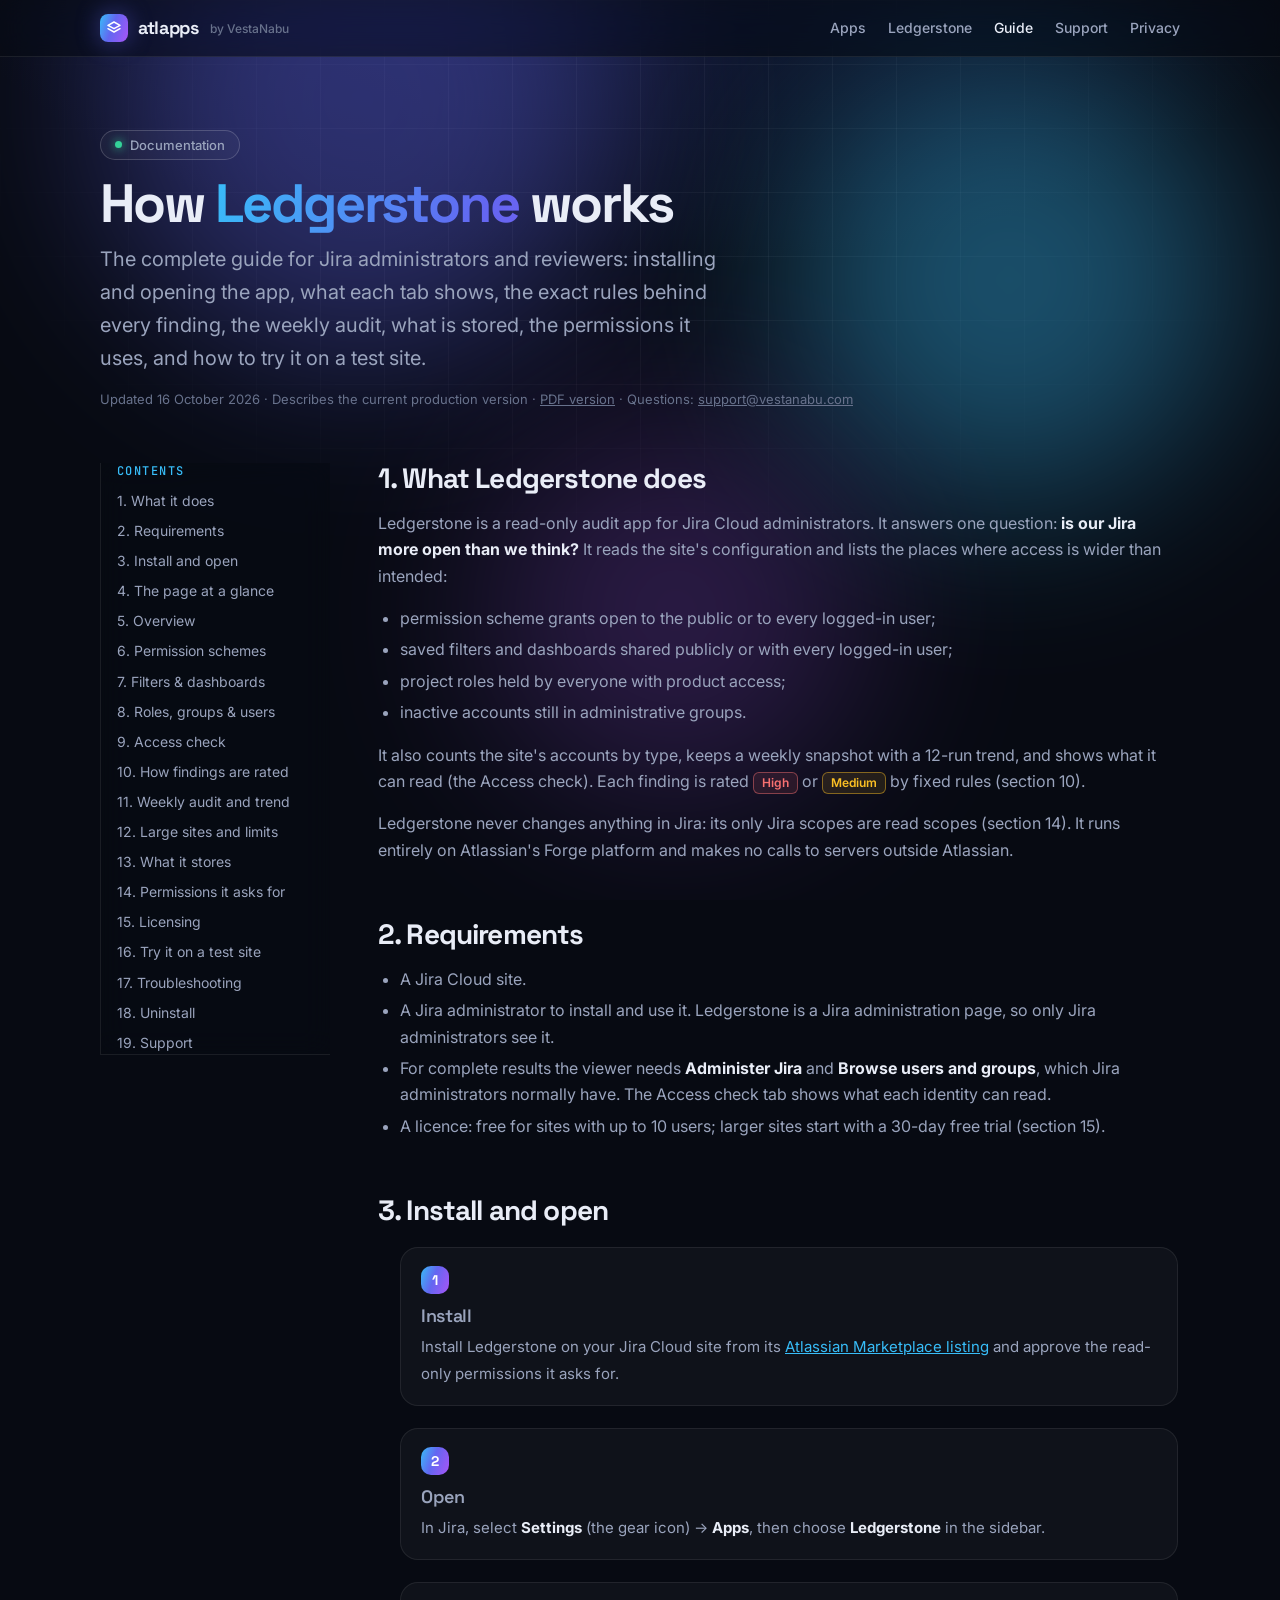
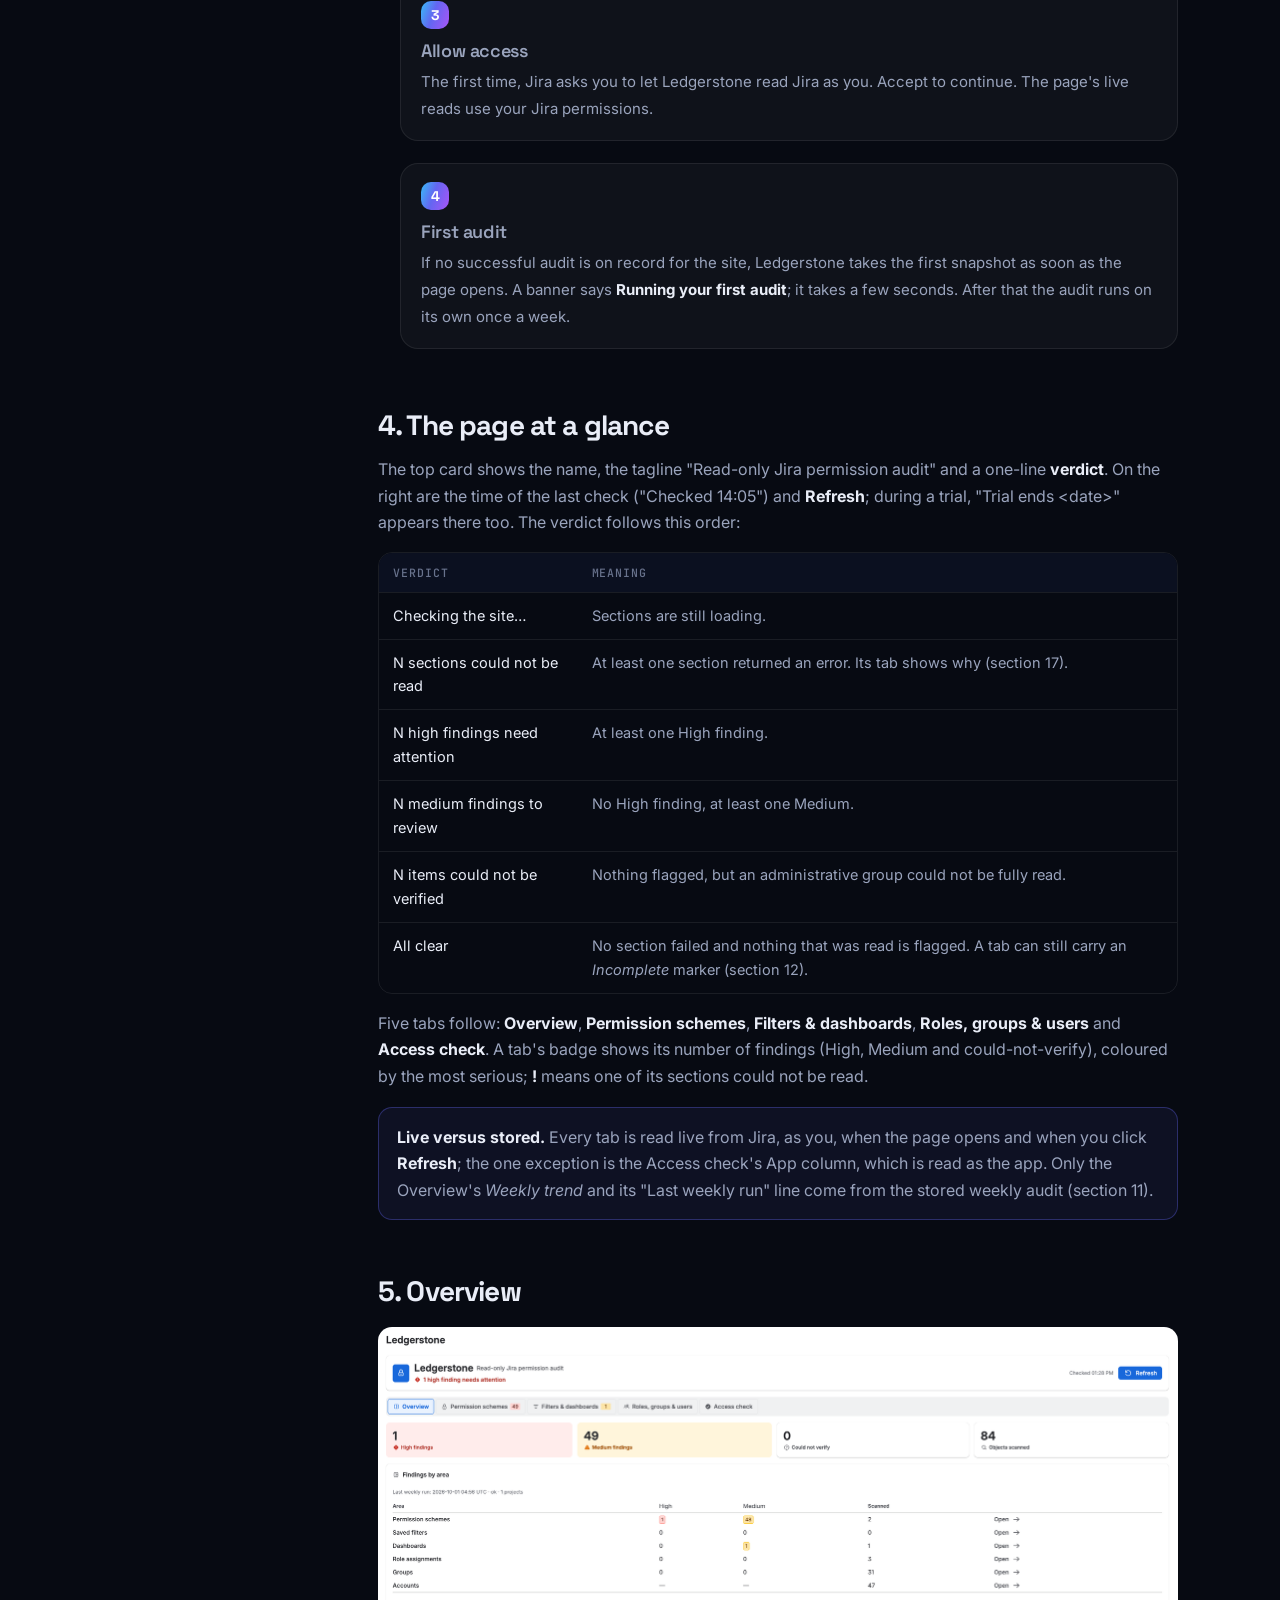
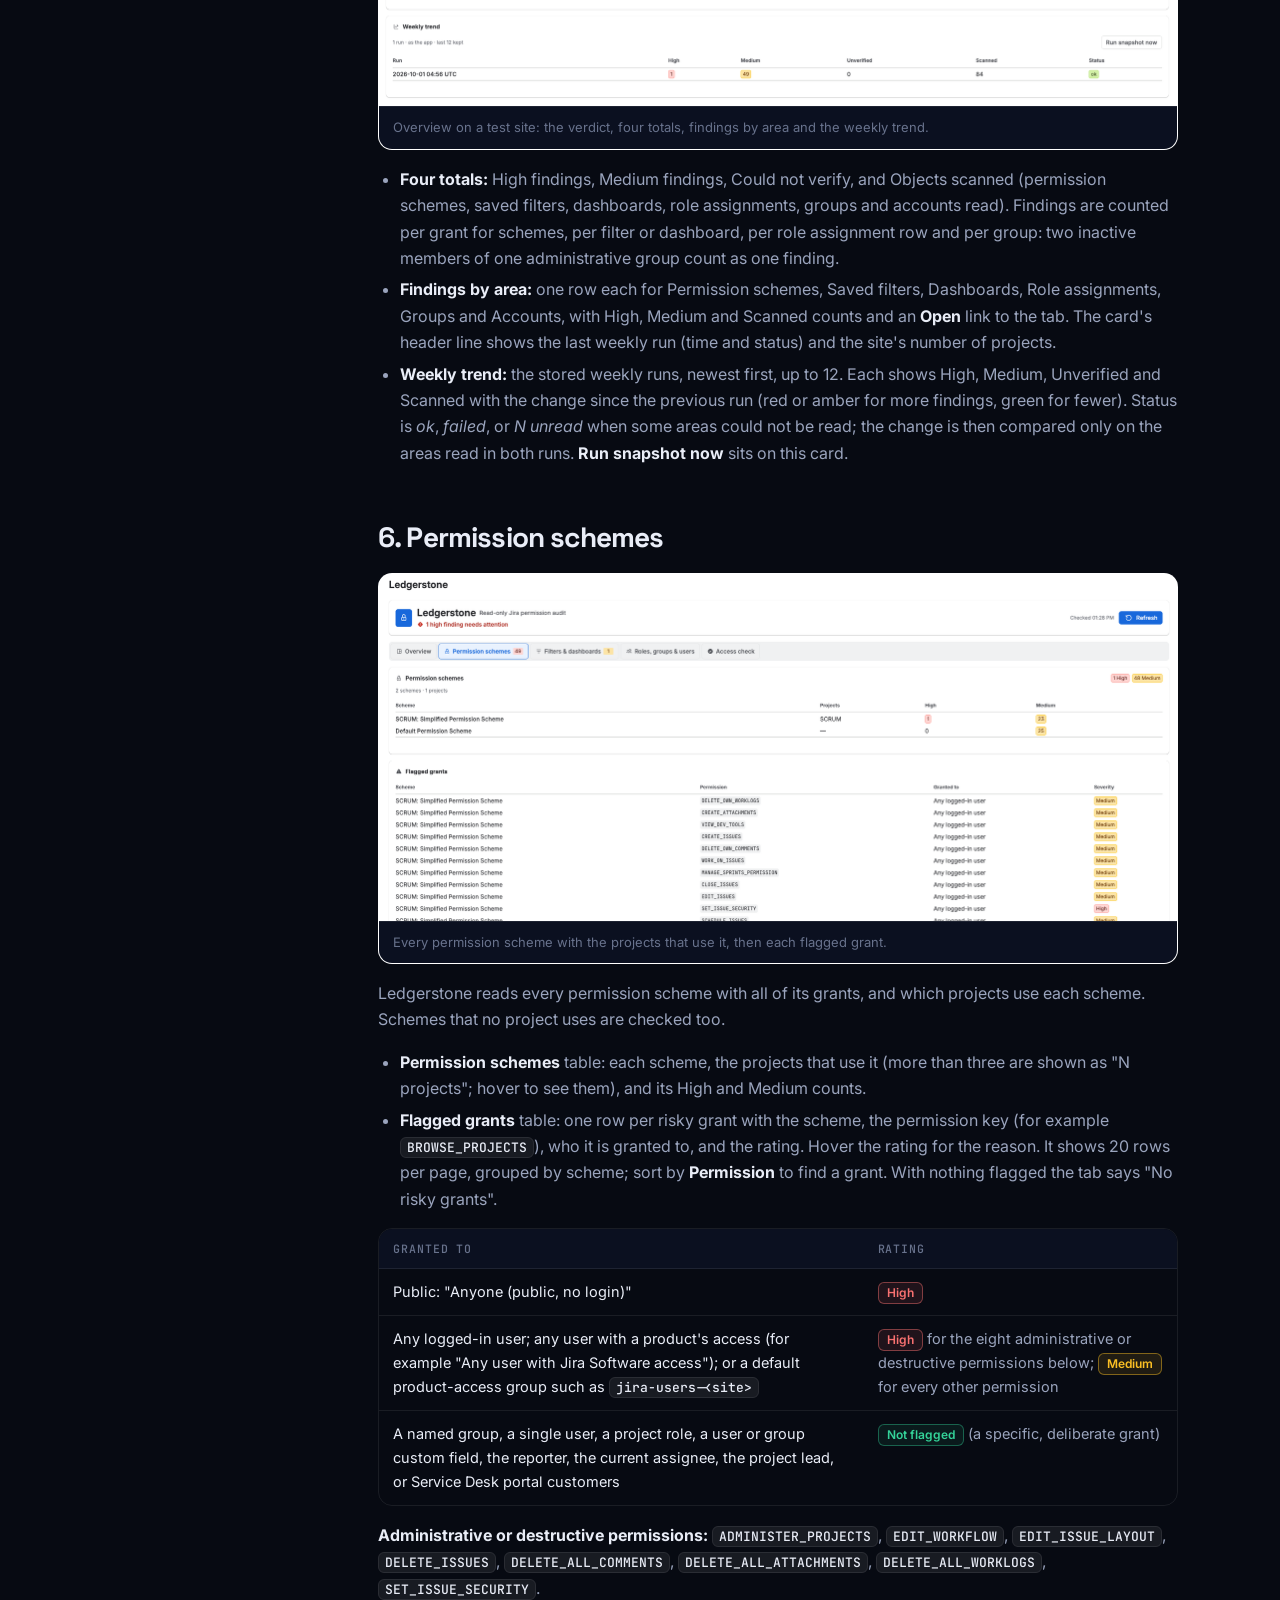
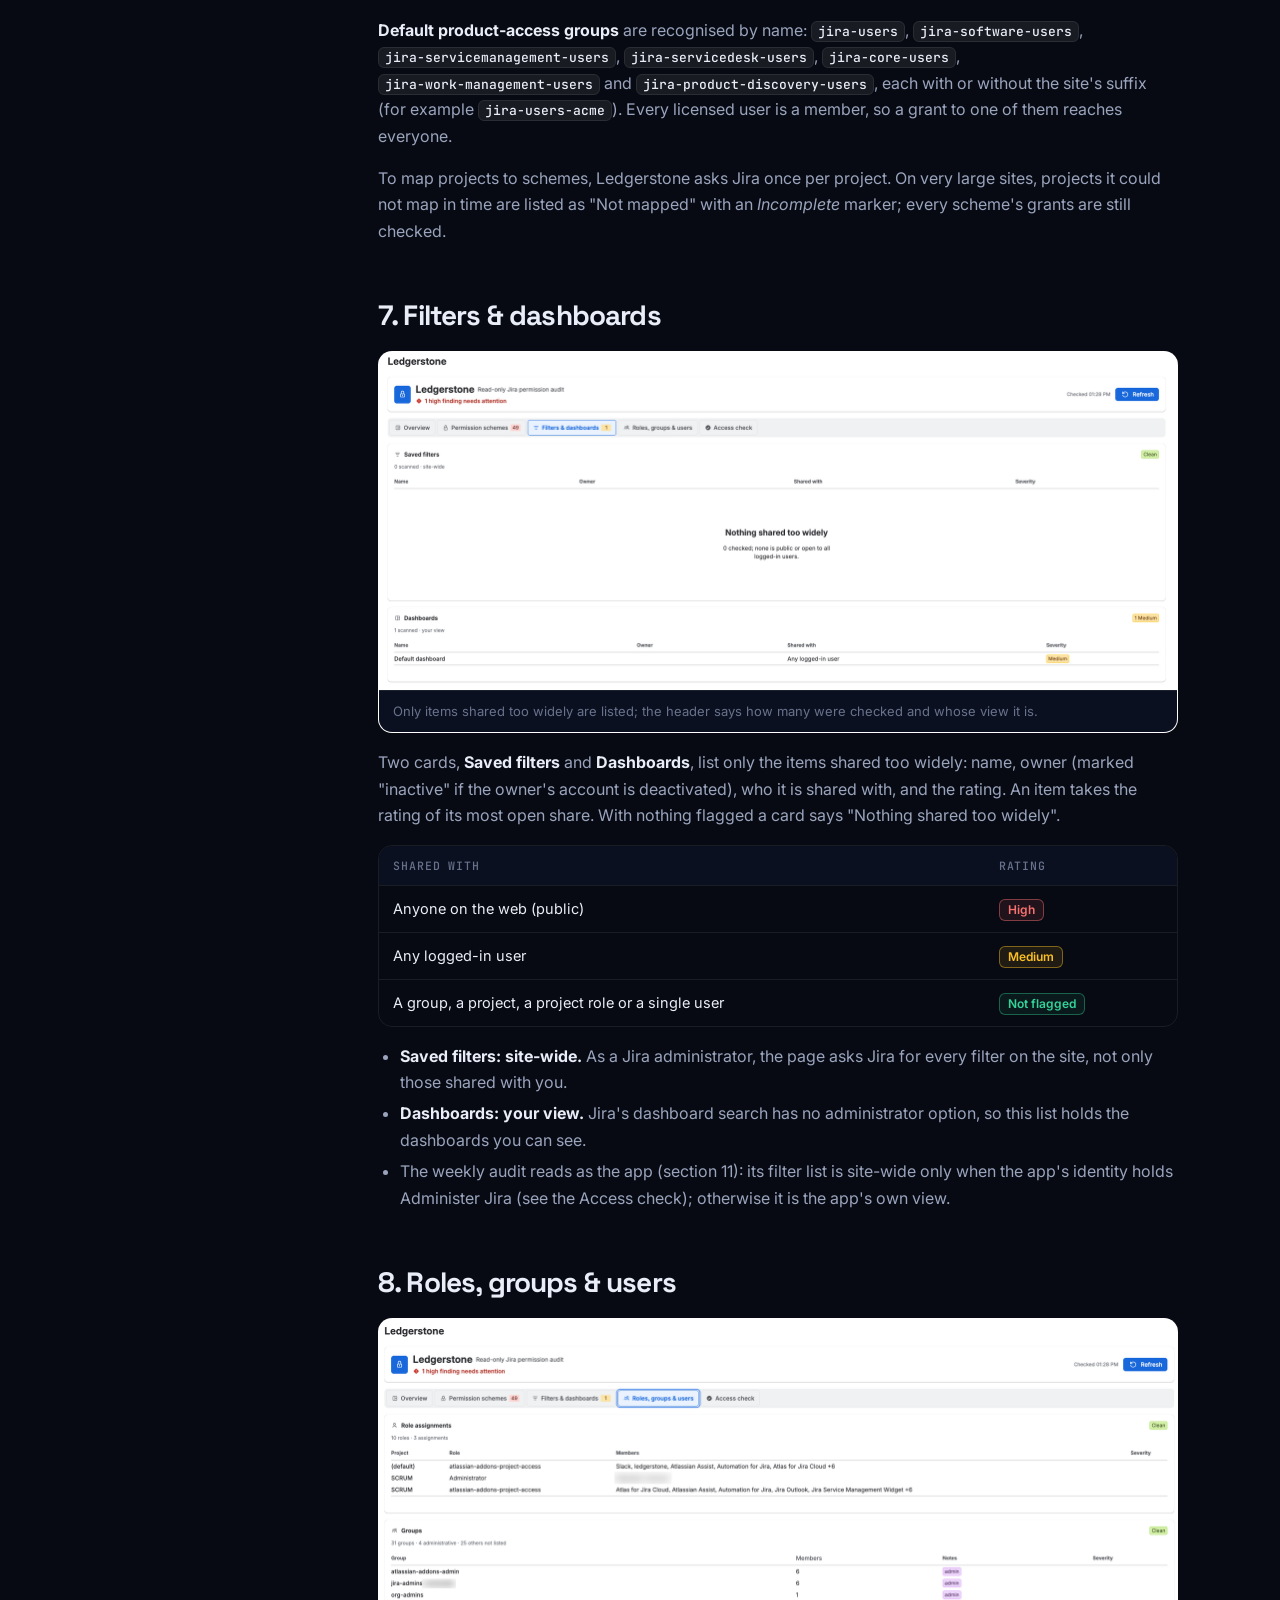
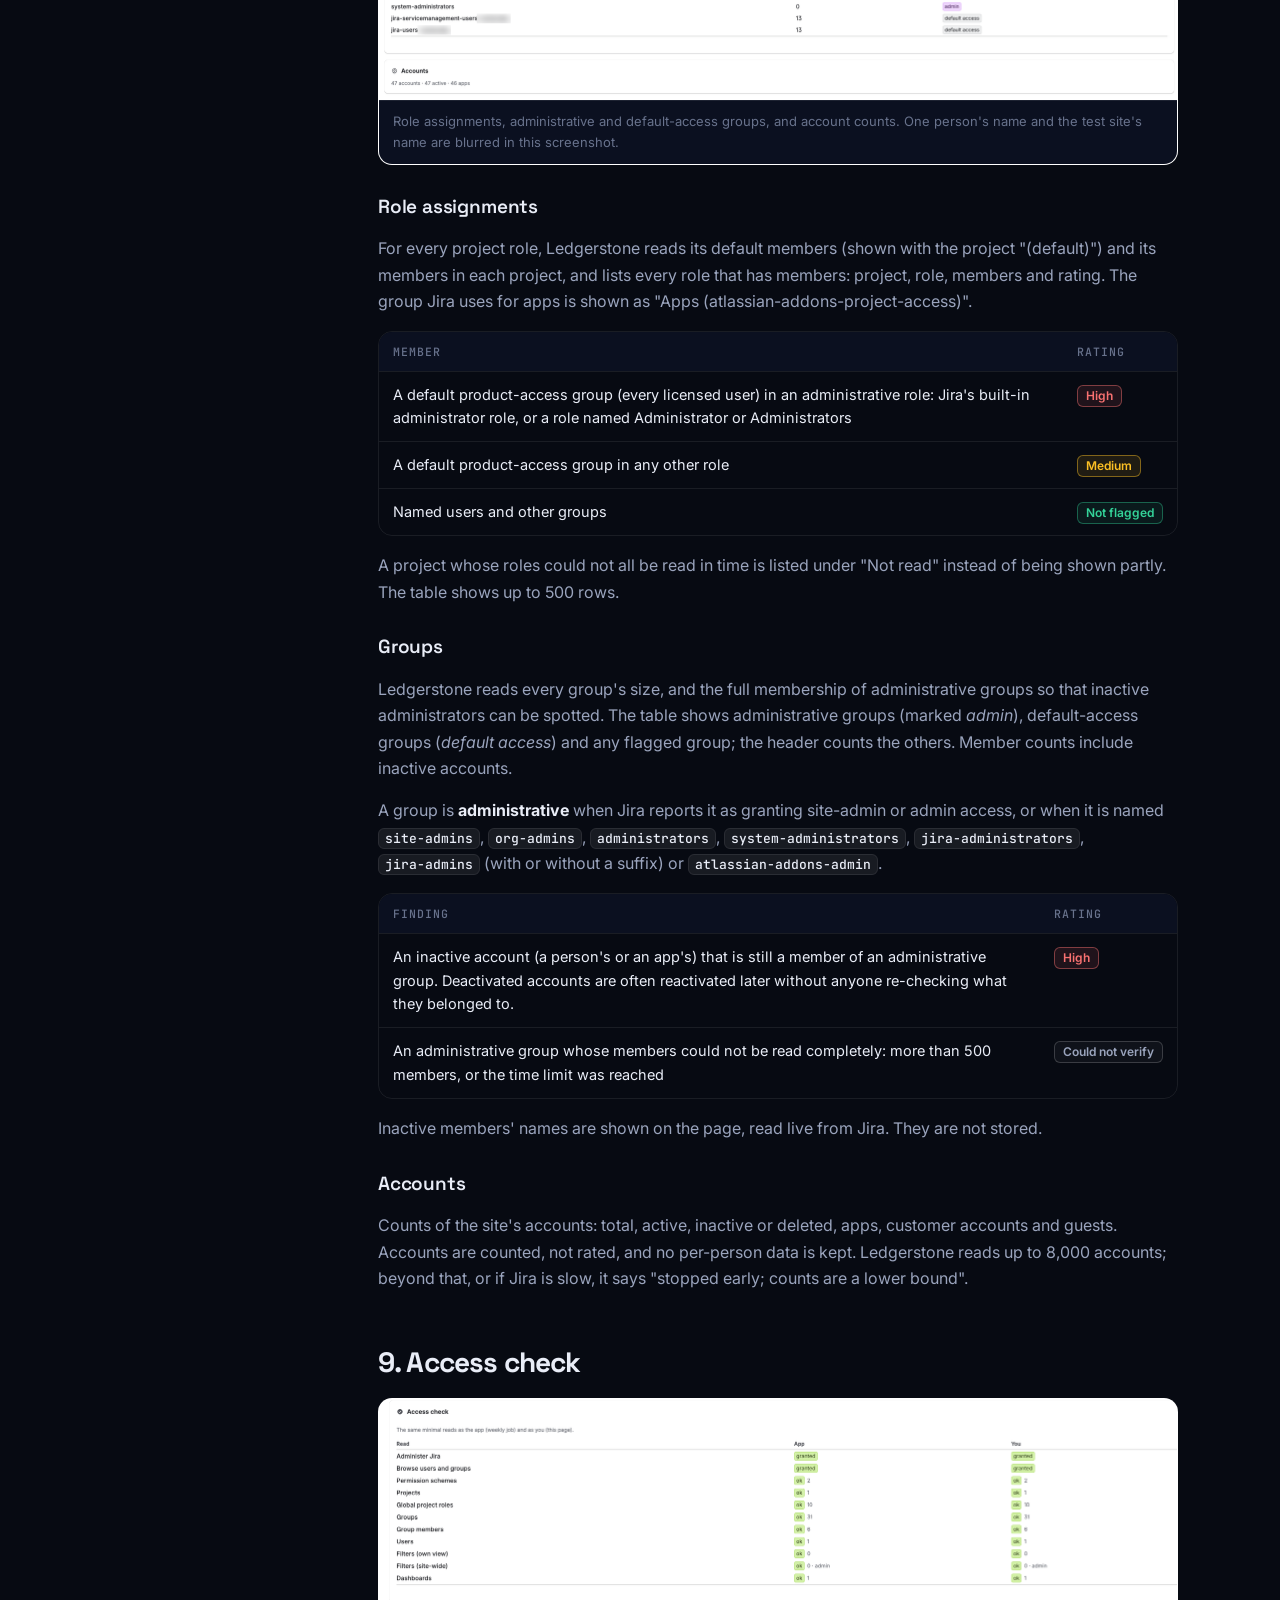
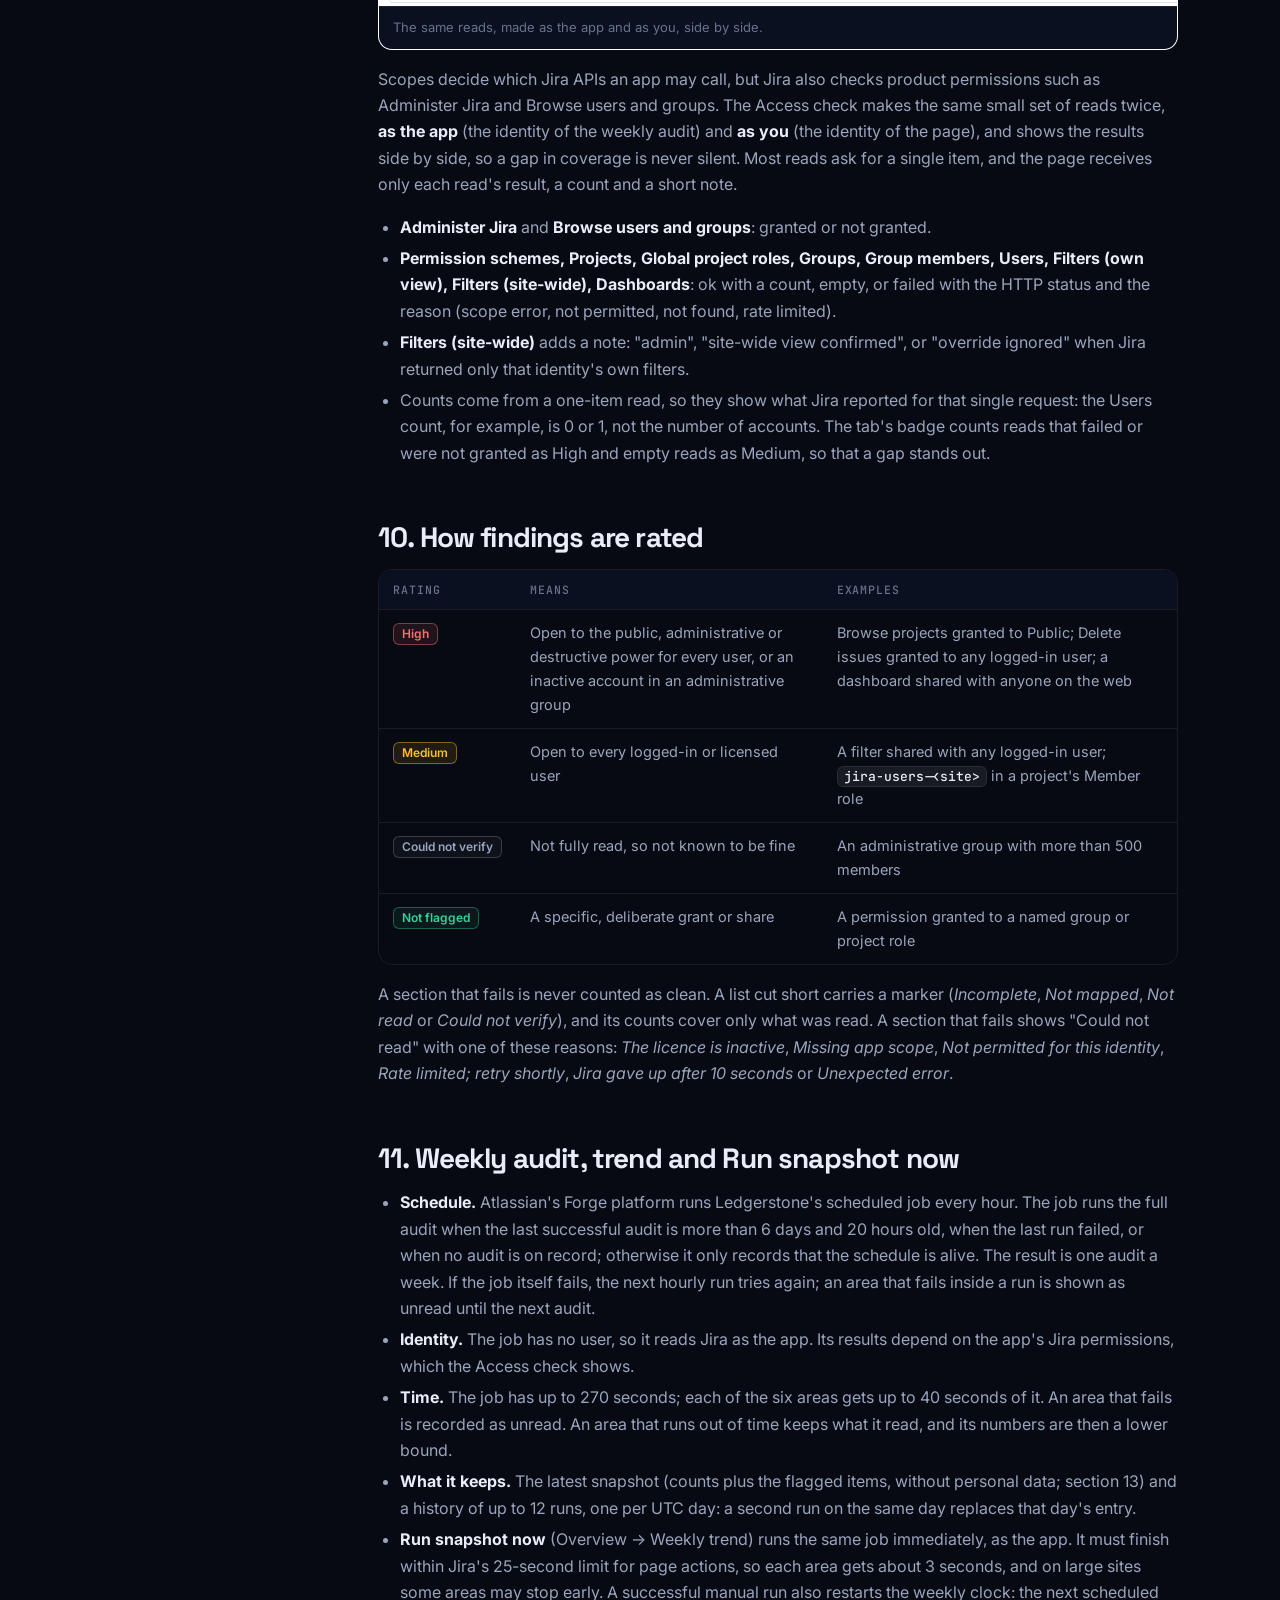
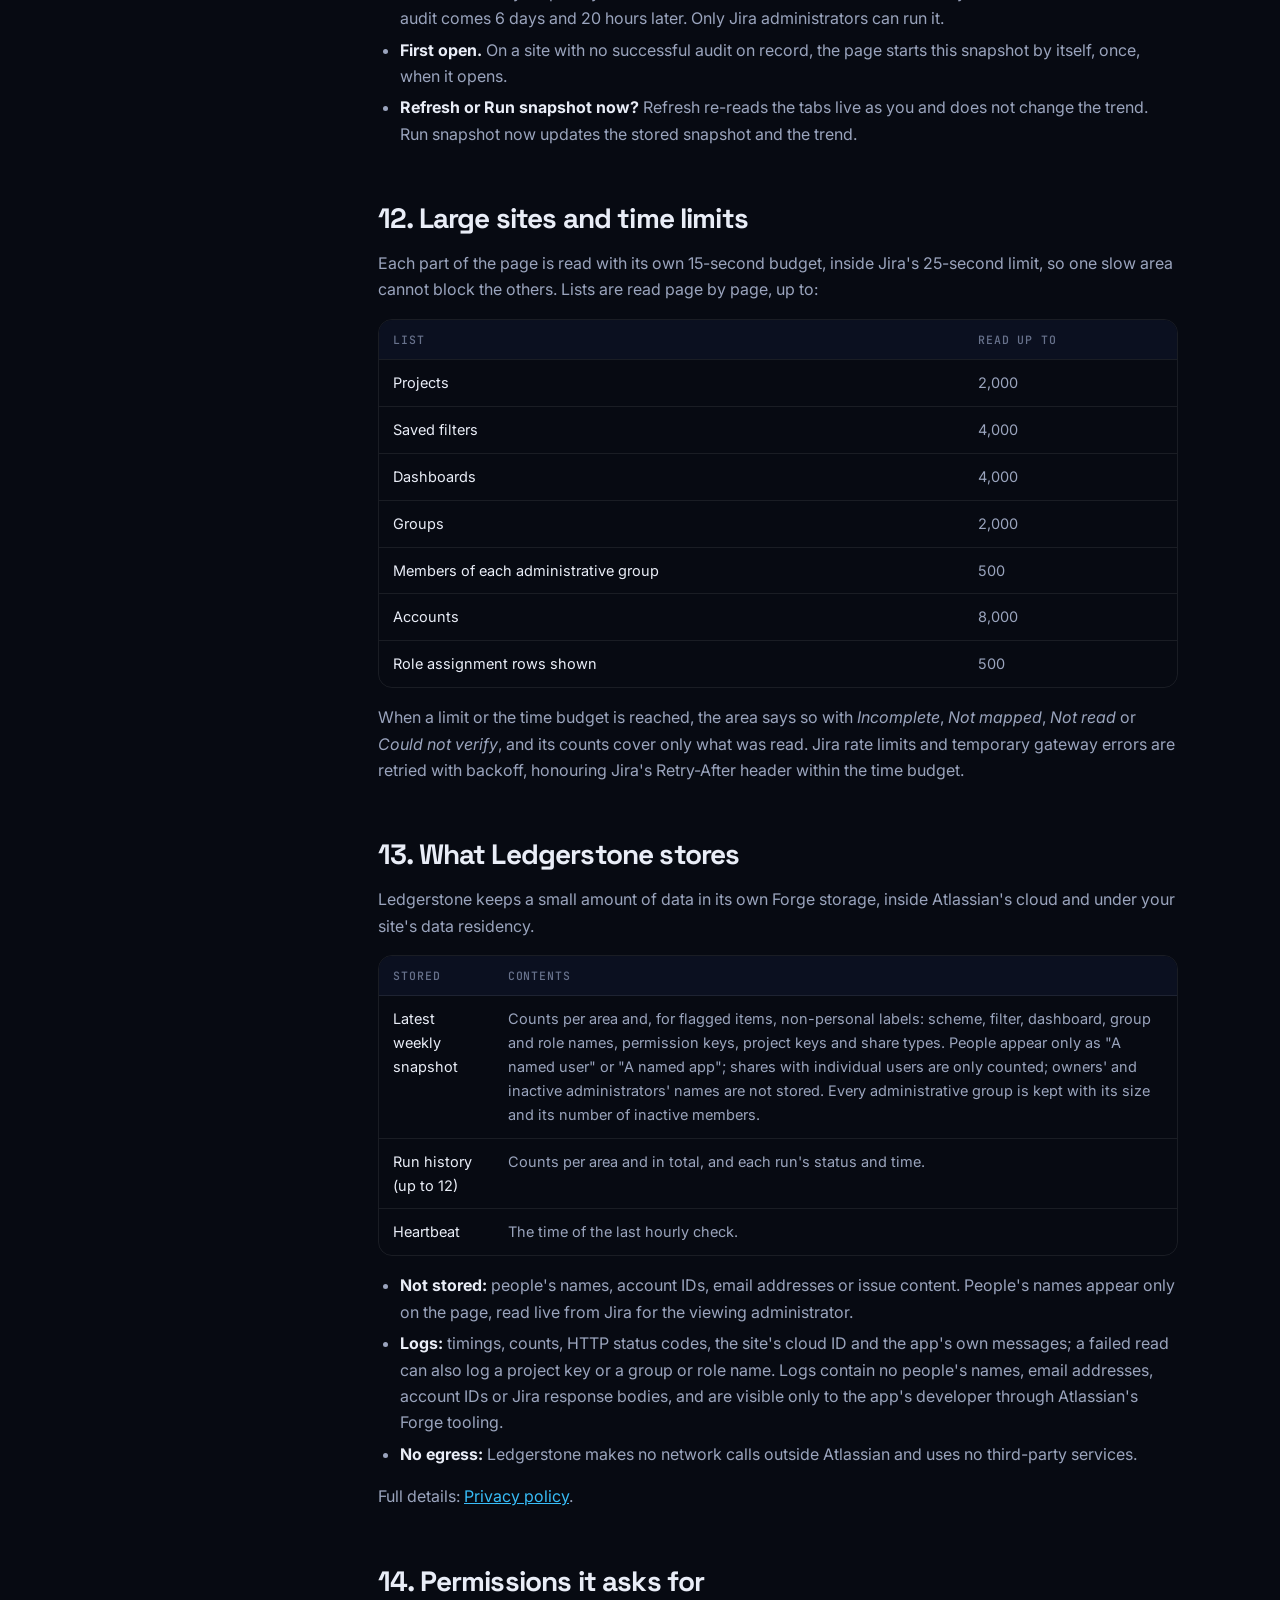
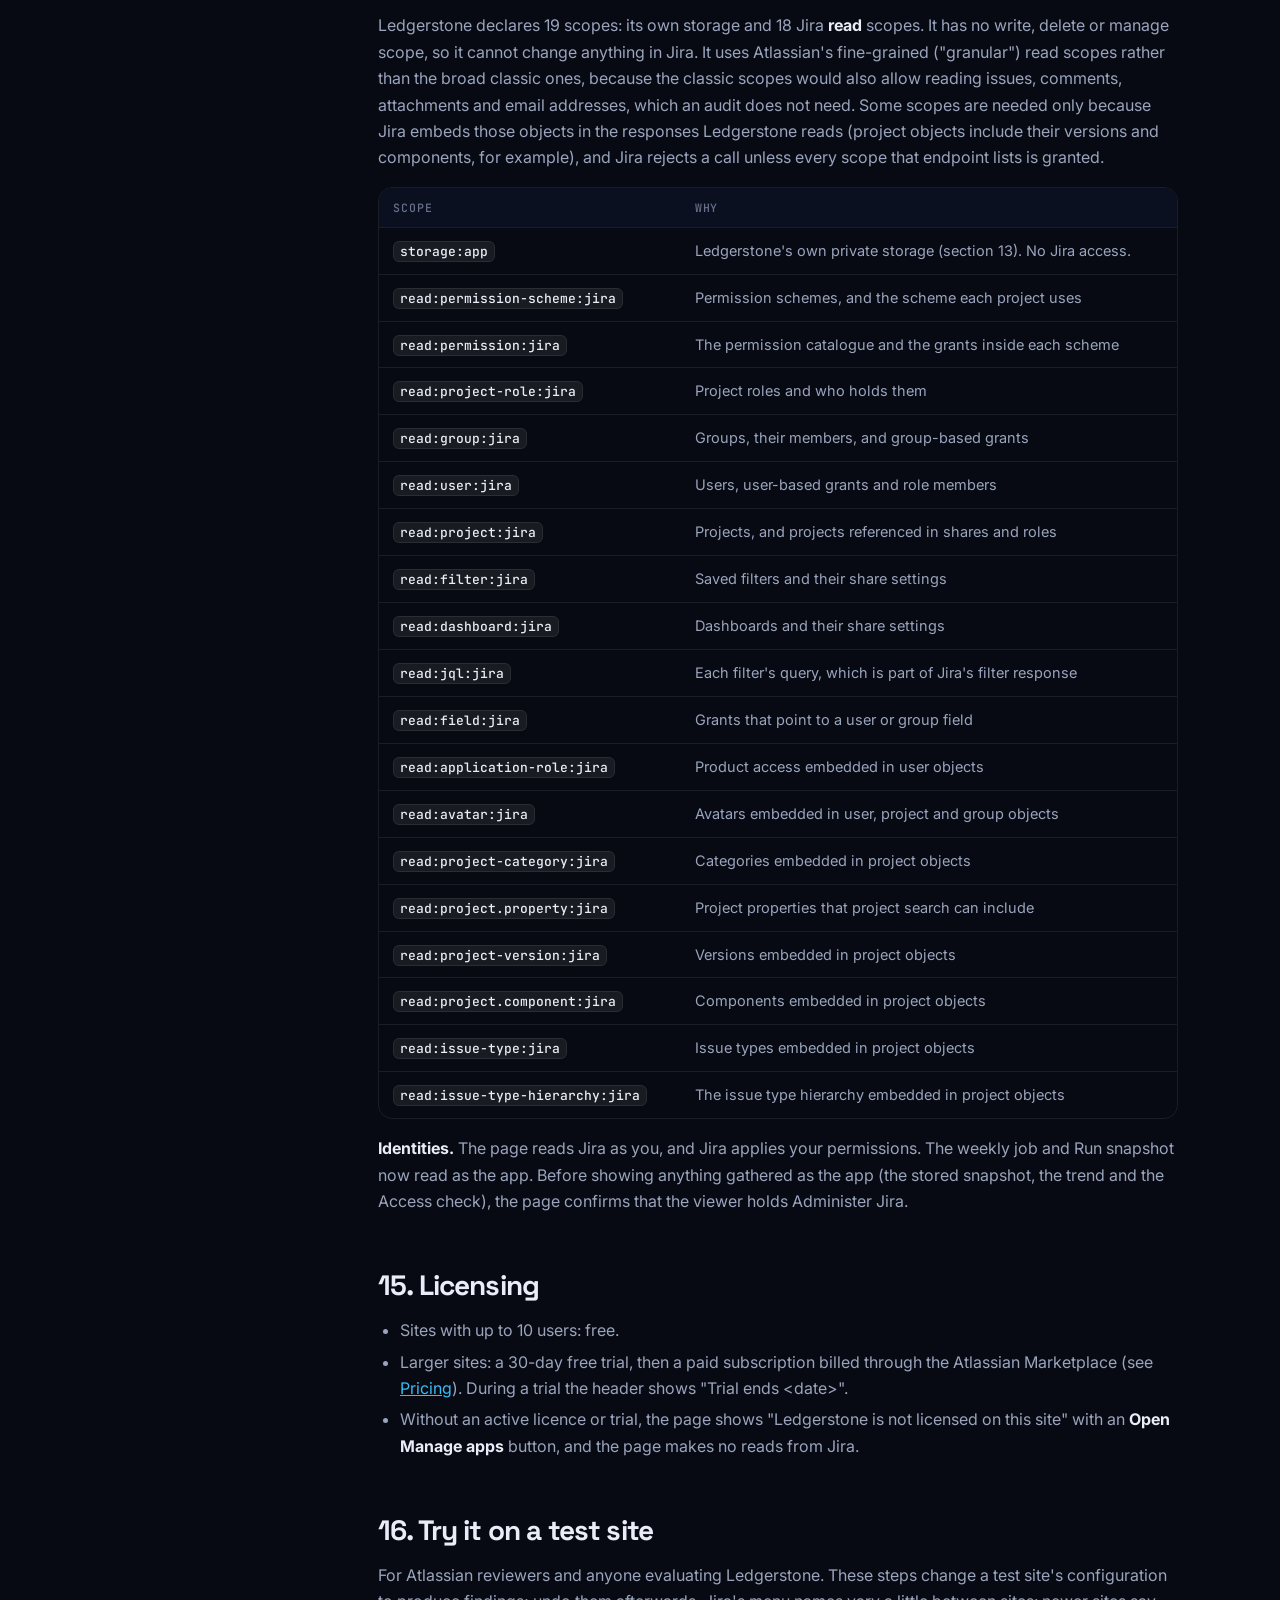
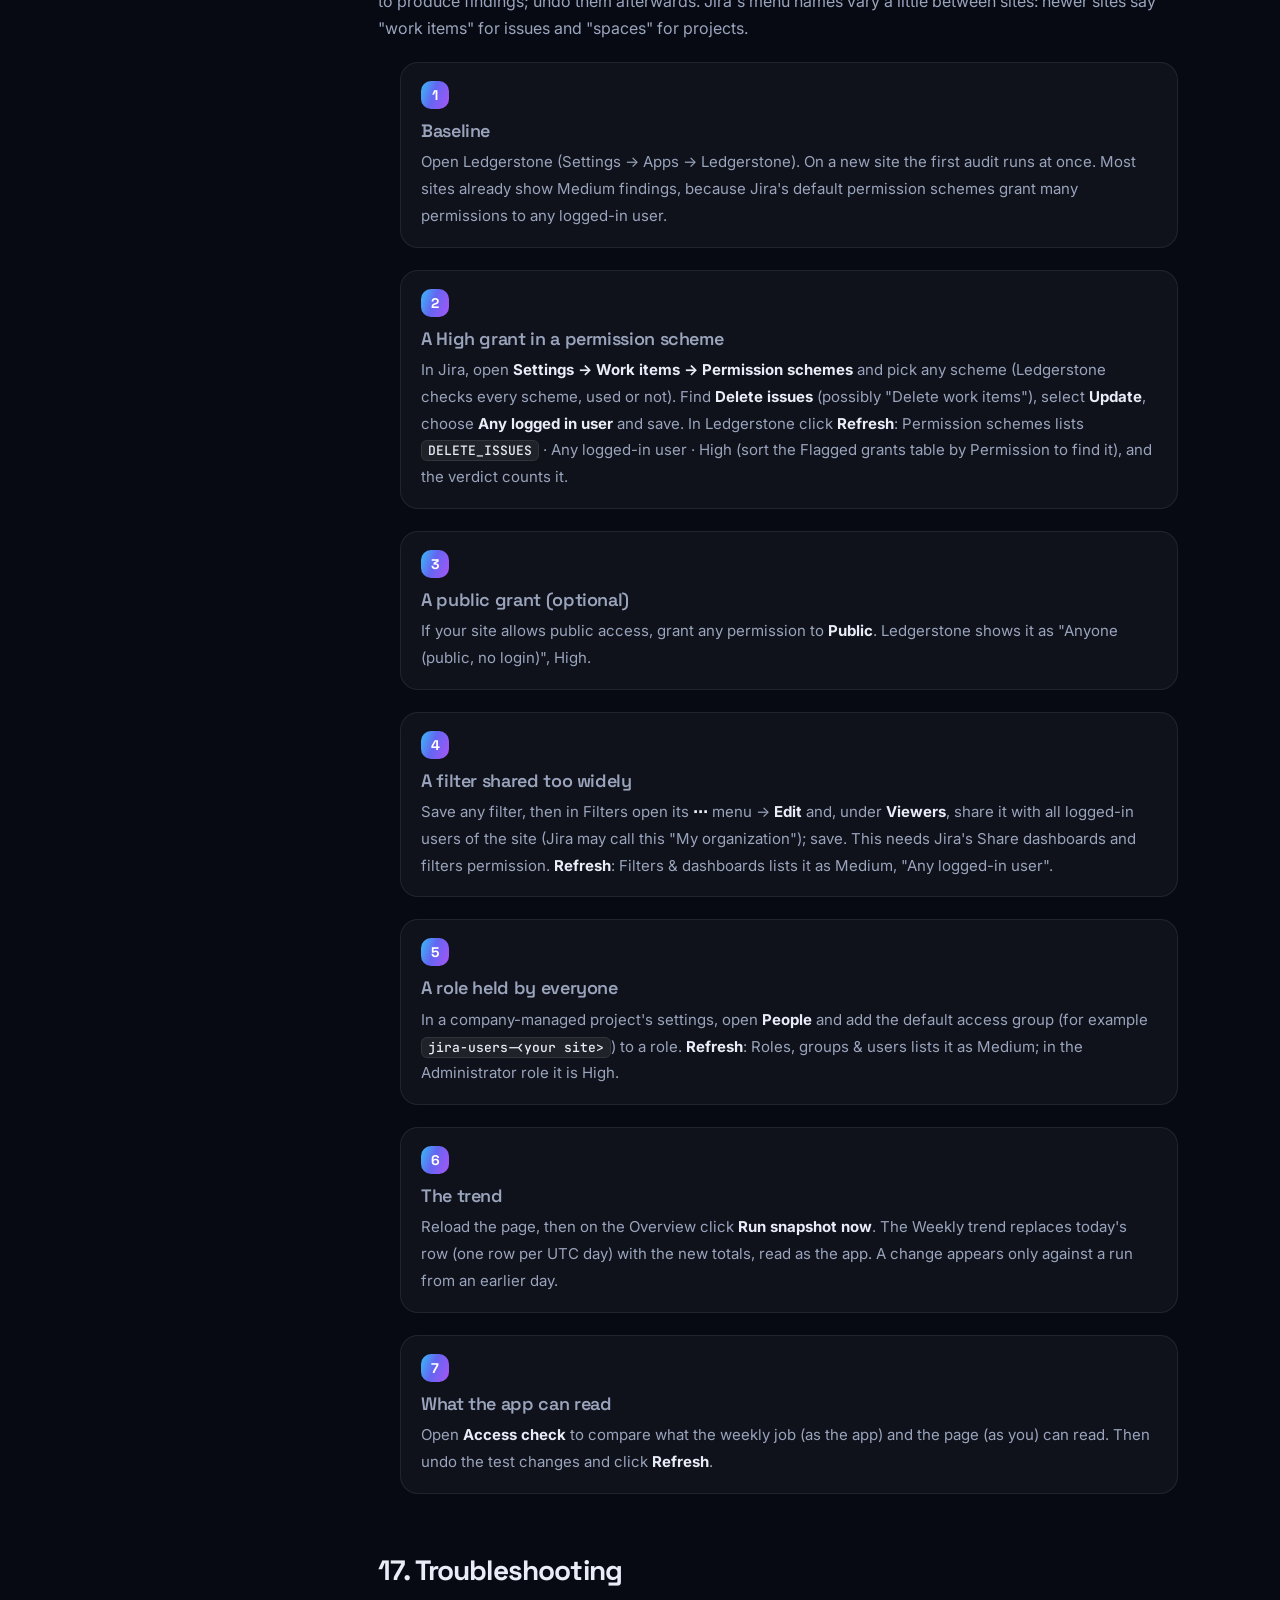
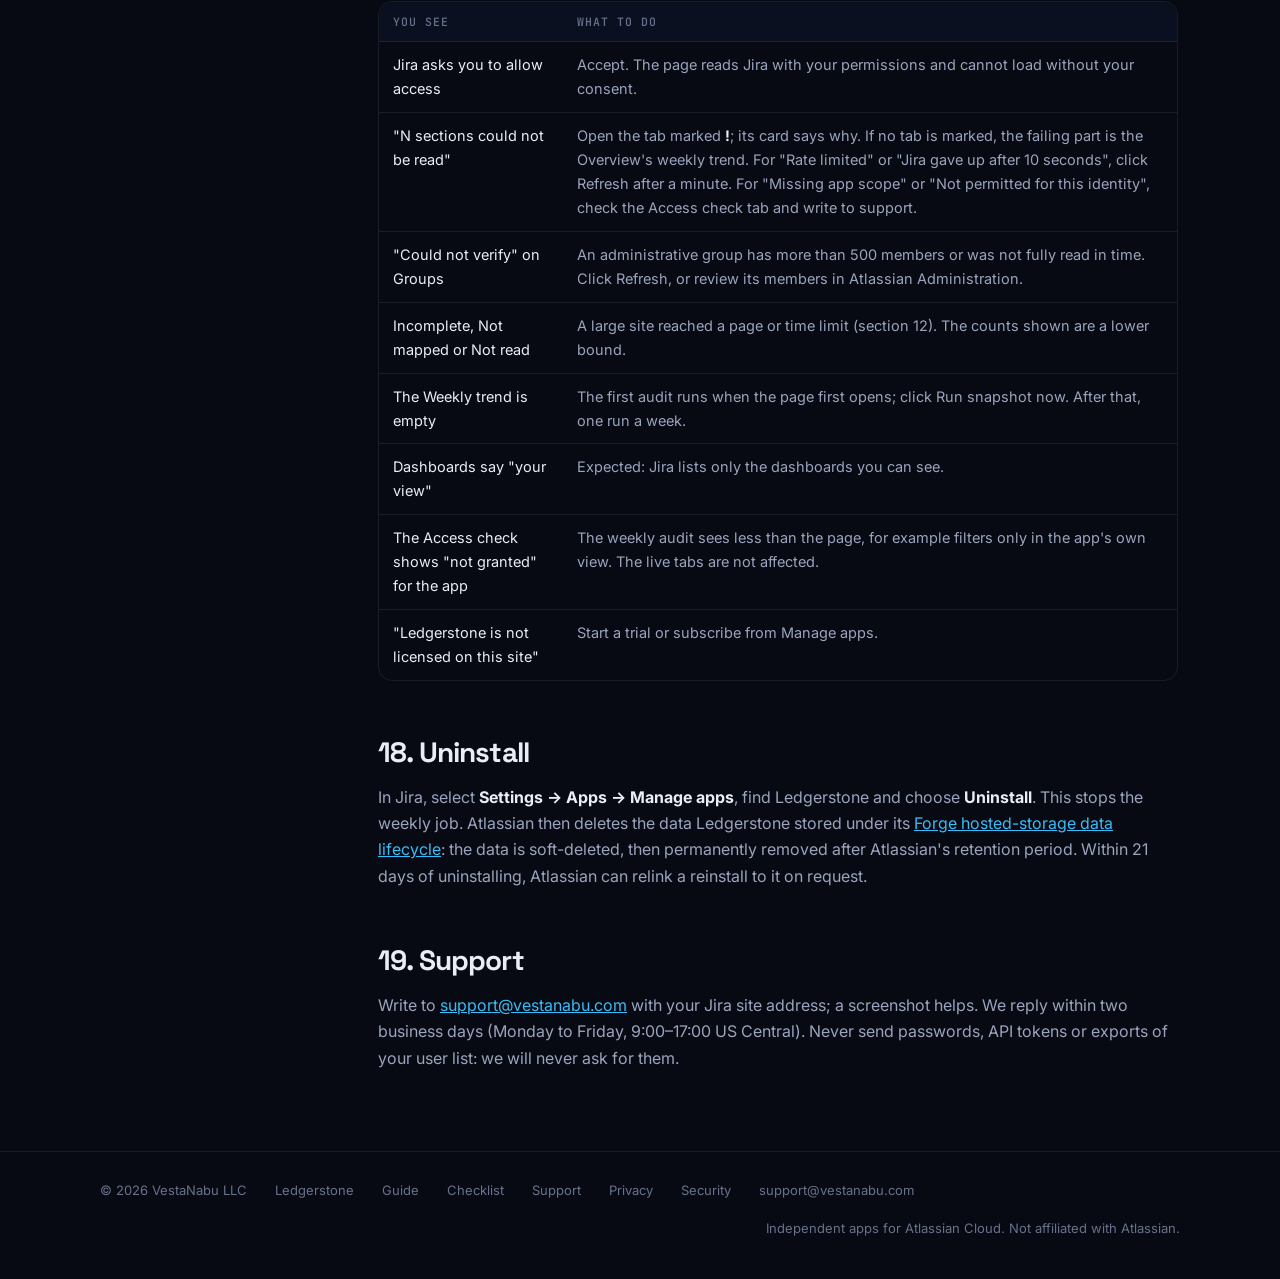
<file: ledgerstone/guide/index.html>
<!doctype html><html lang="en"><head><meta charset="utf-8"><meta name="viewport" content="width=device-width,initial-scale=1">
<title>Ledgerstone Guide</title><meta name="description" content="How Ledgerstone works: install, every tab, the exact rules behind each finding, the weekly audit, stored data, permissions, licensing and a test plan."><meta name="theme-color" content="#070a12">
<link rel="icon" href="data:image/svg+xml,%3Csvg xmlns='http://www.w3.org/2000/svg' viewBox='0 0 24 24'%3E%3Crect width='24' height='24' rx='6' fill='%236366f1'/%3E%3Cpath d='M12 5 5 9l7 4 7-4-7-4Zm-7 8 7 4 7-4' fill='none' stroke='white' stroke-width='2' stroke-linejoin='round'/%3E%3C/svg%3E">
<link rel="stylesheet" href="/style.css"></head><body>
<div class="sky" aria-hidden="true"><div class="orb o1"></div><div class="orb o2"></div><div class="orb o3"></div></div>
<nav><div class="nav-in"><a class="brand" href="/"><span class="mark"><svg viewBox="0 0 24 24" fill="none" stroke="#fff" stroke-width="2.2" stroke-linecap="round" stroke-linejoin="round"><path d="M12 3 3 8l9 5 9-5-9-5Z"/><path d="m3 13 9 5 9-5"/></svg></span>atlapps<small>by VestaNabu</small></a><div class="nav-links"><a href="/">Apps</a><a href="/ledgerstone/">Ledgerstone</a><a href="/ledgerstone/guide/" aria-current="page">Guide</a><a href="/ledgerstone/support/">Support</a><a href="/ledgerstone/privacy/">Privacy</a></div></div></nav>
<main>
<header class="doc-head"><span class="eyebrow"><i></i>Documentation</span>
<h1>How <span class="grad">Ledgerstone</span> works</h1>
<p class="lede">The complete guide for Jira administrators and reviewers: installing and opening the app, what each tab shows, the exact rules behind every finding, the weekly audit, what is stored, the permissions it uses, and how to try it on a test site.</p>
<p class="doc-meta">Updated 16 October 2026 · Describes the current production version<span class="pdf-link"> · <a href="Ledgerstone-Guide.pdf">PDF version</a></span> · Questions: <a href="mailto:support@vestanabu.com">support@vestanabu.com</a></p></header>

<div class="doc">
<nav class="toc" aria-label="Contents"><b>Contents</b><ol>
<li><a href="#what">1. What it does</a></li><li><a href="#requirements">2. Requirements</a></li><li><a href="#install">3. Install and open</a></li><li><a href="#page">4. The page at a glance</a></li><li><a href="#overview">5. Overview</a></li><li><a href="#schemes">6. Permission schemes</a></li><li><a href="#shares">7. Filters &amp; dashboards</a></li><li><a href="#people">8. Roles, groups &amp; users</a></li><li><a href="#access">9. Access check</a></li><li><a href="#ratings">10. How findings are rated</a></li><li><a href="#schedule">11. Weekly audit and trend</a></li><li><a href="#limits">12. Large sites and limits</a></li><li><a href="#data">13. What it stores</a></li><li><a href="#permissions">14. Permissions it asks for</a></li><li><a href="#licensing">15. Licensing</a></li><li><a href="#try">16. Try it on a test site</a></li><li><a href="#troubleshooting">17. Troubleshooting</a></li><li><a href="#uninstall">18. Uninstall</a></li><li><a href="#support">19. Support</a></li>
</ol></nav>
<article>

<h2 id="what">1. What Ledgerstone does</h2>
<p>Ledgerstone is a read-only audit app for Jira Cloud administrators. It answers one question: <strong>is our Jira more open than we think?</strong> It reads the site's configuration and lists the places where access is wider than intended:</p>
<ul>
<li>permission scheme grants open to the public or to every logged-in user;</li>
<li>saved filters and dashboards shared publicly or with every logged-in user;</li>
<li>project roles held by everyone with product access;</li>
<li>inactive accounts still in administrative groups.</li></ul>
<p>It also counts the site's accounts by type, keeps a weekly snapshot with a 12-run trend, and shows what it can read (the Access check). Each finding is rated <span class="sev high">High</span> or <span class="sev med">Medium</span> by fixed rules (section 10).</p>
<p>Ledgerstone never changes anything in Jira: its only Jira scopes are read scopes (section 14). It runs entirely on Atlassian's Forge platform and makes no calls to servers outside Atlassian.</p>

<h2 id="requirements">2. Requirements</h2>
<ul>
<li>A Jira Cloud site.</li>
<li>A Jira administrator to install and use it. Ledgerstone is a Jira administration page, so only Jira administrators see it.</li>
<li>For complete results the viewer needs <strong>Administer Jira</strong> and <strong>Browse users and groups</strong>, which Jira administrators normally have. The Access check tab shows what each identity can read.</li>
<li>A licence: free for sites with up to 10 users; larger sites start with a 30-day free trial (section 15).</li></ul>

<h2 id="install">3. Install and open</h2>
<ol class="steps">
<li><b>Install</b><span>Install Ledgerstone on your Jira Cloud site from its <a href="https://marketplace.atlassian.com/apps/861443927/ledgerstone-permission-audit-for-jira?hosting=cloud&amp;tab=overview">Atlassian Marketplace listing</a> and approve the read-only permissions it asks for.</span></li>
<li><b>Open</b><span>In Jira, select <strong>Settings</strong> (the gear icon) → <strong>Apps</strong>, then choose <strong>Ledgerstone</strong> in the sidebar.</span></li>
<li><b>Allow access</b><span>The first time, Jira asks you to let Ledgerstone read Jira as you. Accept to continue. The page's live reads use your Jira permissions.</span></li>
<li><b>First audit</b><span>If no successful audit is on record for the site, Ledgerstone takes the first snapshot as soon as the page opens. A banner says <strong>Running your first audit</strong>; it takes a few seconds. After that the audit runs on its own once a week.</span></li>
</ol>

<h2 id="page">4. The page at a glance</h2>
<p>The top card shows the name, the tagline "Read-only Jira permission audit" and a one-line <strong>verdict</strong>. On the right are the time of the last check ("Checked 14:05") and <strong>Refresh</strong>; during a trial, "Trial ends &lt;date&gt;" appears there too. The verdict follows this order:</p>
<div class="tbl-wrap"><table class="tbl"><thead><tr><th>Verdict</th><th>Meaning</th></tr></thead><tbody>
<tr><td>Checking the site…</td><td>Sections are still loading.</td></tr>
<tr><td>N sections could not be read</td><td>At least one section returned an error. Its tab shows why (section 17).</td></tr>
<tr><td>N high findings need attention</td><td>At least one High finding.</td></tr>
<tr><td>N medium findings to review</td><td>No High finding, at least one Medium.</td></tr>
<tr><td>N items could not be verified</td><td>Nothing flagged, but an administrative group could not be fully read.</td></tr>
<tr><td>All clear</td><td>No section failed and nothing that was read is flagged. A tab can still carry an <em>Incomplete</em> marker (section 12).</td></tr></tbody></table></div>
<p>Five tabs follow: <strong>Overview</strong>, <strong>Permission schemes</strong>, <strong>Filters &amp; dashboards</strong>, <strong>Roles, groups &amp; users</strong> and <strong>Access check</strong>. A tab's badge shows its number of findings (High, Medium and could-not-verify), coloured by the most serious; <strong>!</strong> means one of its sections could not be read.</p>
<div class="note"><strong>Live versus stored.</strong> Every tab is read live from Jira, as you, when the page opens and when you click <strong>Refresh</strong>; the one exception is the Access check's App column, which is read as the app. Only the Overview's <em>Weekly trend</em> and its "Last weekly run" line come from the stored weekly audit (section 11).</div>

<h2 id="overview">5. Overview</h2>
<figure class="shot"><img src="img/overview.png" alt="Ledgerstone Overview tab: verdict line, four totals, findings by area and the weekly trend" width="1600" height="759" loading="lazy"><figcaption>Overview on a test site: the verdict, four totals, findings by area and the weekly trend.</figcaption></figure>
<ul>
<li><strong>Four totals:</strong> High findings, Medium findings, Could not verify, and Objects scanned (permission schemes, saved filters, dashboards, role assignments, groups and accounts read). Findings are counted per grant for schemes, per filter or dashboard, per role assignment row and per group: two inactive members of one administrative group count as one finding.</li>
<li><strong>Findings by area:</strong> one row each for Permission schemes, Saved filters, Dashboards, Role assignments, Groups and Accounts, with High, Medium and Scanned counts and an <strong>Open</strong> link to the tab. The card's header line shows the last weekly run (time and status) and the site's number of projects.</li>
<li><strong>Weekly trend:</strong> the stored weekly runs, newest first, up to 12. Each shows High, Medium, Unverified and Scanned with the change since the previous run (red or amber for more findings, green for fewer). Status is <em>ok</em>, <em>failed</em>, or <em>N unread</em> when some areas could not be read; the change is then compared only on the areas read in both runs. <strong>Run snapshot now</strong> sits on this card.</li></ul>

<h2 id="schemes">6. Permission schemes</h2>
<figure class="shot"><img src="img/schemes.png" alt="Permission schemes tab: schemes with their projects and counts, then the flagged grants" width="1600" height="695" loading="lazy"><figcaption>Every permission scheme with the projects that use it, then each flagged grant.</figcaption></figure>
<p>Ledgerstone reads every permission scheme with all of its grants, and which projects use each scheme. Schemes that no project uses are checked too.</p>
<ul>
<li><strong>Permission schemes</strong> table: each scheme, the projects that use it (more than three are shown as "N projects"; hover to see them), and its High and Medium counts.</li>
<li><strong>Flagged grants</strong> table: one row per risky grant with the scheme, the permission key (for example <code>BROWSE_PROJECTS</code>), who it is granted to, and the rating. Hover the rating for the reason. It shows 20 rows per page, grouped by scheme; sort by <strong>Permission</strong> to find a grant. With nothing flagged the tab says "No risky grants".</li></ul>
<div class="tbl-wrap"><table class="tbl"><thead><tr><th>Granted to</th><th>Rating</th></tr></thead><tbody>
<tr><td>Public: "Anyone (public, no login)"</td><td><span class="sev high">High</span></td></tr>
<tr><td>Any logged-in user; any user with a product's access (for example "Any user with Jira Software access"); or a default product-access group such as <code>jira-users-&lt;site&gt;</code></td><td><span class="sev high">High</span> for the eight administrative or destructive permissions below; <span class="sev med">Medium</span> for every other permission</td></tr>
<tr><td>A named group, a single user, a project role, a user or group custom field, the reporter, the current assignee, the project lead, or Service Desk portal customers</td><td><span class="sev none">Not flagged</span> (a specific, deliberate grant)</td></tr></tbody></table></div>
<p><strong>Administrative or destructive permissions:</strong> <code>ADMINISTER_PROJECTS</code>, <code>EDIT_WORKFLOW</code>, <code>EDIT_ISSUE_LAYOUT</code>, <code>DELETE_ISSUES</code>, <code>DELETE_ALL_COMMENTS</code>, <code>DELETE_ALL_ATTACHMENTS</code>, <code>DELETE_ALL_WORKLOGS</code>, <code>SET_ISSUE_SECURITY</code>.</p>
<p><strong>Default product-access groups</strong> are recognised by name: <code>jira-users</code>, <code>jira-software-users</code>, <code>jira-servicemanagement-users</code>, <code>jira-servicedesk-users</code>, <code>jira-core-users</code>, <code>jira-work-management-users</code> and <code>jira-product-discovery-users</code>, each with or without the site's suffix (for example <code>jira-users-acme</code>). Every licensed user is a member, so a grant to one of them reaches everyone.</p>
<p>To map projects to schemes, Ledgerstone asks Jira once per project. On very large sites, projects it could not map in time are listed as "Not mapped" with an <em>Incomplete</em> marker; every scheme's grants are still checked.</p>

<h2 id="shares">7. Filters &amp; dashboards</h2>
<figure class="shot"><img src="img/shares.png" alt="Filters and dashboards tab: saved filters and dashboards shared too widely" width="1600" height="678" loading="lazy"><figcaption>Only items shared too widely are listed; the header says how many were checked and whose view it is.</figcaption></figure>
<p>Two cards, <strong>Saved filters</strong> and <strong>Dashboards</strong>, list only the items shared too widely: name, owner (marked "inactive" if the owner's account is deactivated), who it is shared with, and the rating. An item takes the rating of its most open share. With nothing flagged a card says "Nothing shared too widely".</p>
<div class="tbl-wrap"><table class="tbl"><thead><tr><th>Shared with</th><th>Rating</th></tr></thead><tbody>
<tr><td>Anyone on the web (public)</td><td><span class="sev high">High</span></td></tr>
<tr><td>Any logged-in user</td><td><span class="sev med">Medium</span></td></tr>
<tr><td>A group, a project, a project role or a single user</td><td><span class="sev none">Not flagged</span></td></tr></tbody></table></div>
<ul>
<li><strong>Saved filters: site-wide.</strong> As a Jira administrator, the page asks Jira for every filter on the site, not only those shared with you.</li>
<li><strong>Dashboards: your view.</strong> Jira's dashboard search has no administrator option, so this list holds the dashboards you can see.</li>
<li>The weekly audit reads as the app (section 11): its filter list is site-wide only when the app's identity holds Administer Jira (see the Access check); otherwise it is the app's own view.</li></ul>

<h2 id="people">8. Roles, groups &amp; users</h2>
<figure class="shot"><img src="img/people.png" alt="Roles, groups and users tab: role assignments, administrative and default-access groups, and account counts" width="1600" height="764" loading="lazy"><figcaption>Role assignments, administrative and default-access groups, and account counts. One person's name and the test site's name are blurred in this screenshot.</figcaption></figure>
<h3>Role assignments</h3>
<p>For every project role, Ledgerstone reads its default members (shown with the project "(default)") and its members in each project, and lists every role that has members: project, role, members and rating. The group Jira uses for apps is shown as "Apps (atlassian-addons-project-access)".</p>
<div class="tbl-wrap"><table class="tbl"><thead><tr><th>Member</th><th>Rating</th></tr></thead><tbody>
<tr><td>A default product-access group (every licensed user) in an administrative role: Jira's built-in administrator role, or a role named Administrator or Administrators</td><td><span class="sev high">High</span></td></tr>
<tr><td>A default product-access group in any other role</td><td><span class="sev med">Medium</span></td></tr>
<tr><td>Named users and other groups</td><td><span class="sev none">Not flagged</span></td></tr></tbody></table></div>
<p>A project whose roles could not all be read in time is listed under "Not read" instead of being shown partly. The table shows up to 500 rows.</p>
<h3>Groups</h3>
<p>Ledgerstone reads every group's size, and the full membership of administrative groups so that inactive administrators can be spotted. The table shows administrative groups (marked <em>admin</em>), default-access groups (<em>default access</em>) and any flagged group; the header counts the others. Member counts include inactive accounts.</p>
<p>A group is <strong>administrative</strong> when Jira reports it as granting site-admin or admin access, or when it is named <code>site-admins</code>, <code>org-admins</code>, <code>administrators</code>, <code>system-administrators</code>, <code>jira-administrators</code>, <code>jira-admins</code> (with or without a suffix) or <code>atlassian-addons-admin</code>.</p>
<div class="tbl-wrap"><table class="tbl"><thead><tr><th>Finding</th><th>Rating</th></tr></thead><tbody>
<tr><td>An inactive account (a person's or an app's) that is still a member of an administrative group. Deactivated accounts are often reactivated later without anyone re-checking what they belonged to.</td><td><span class="sev high">High</span></td></tr>
<tr><td>An administrative group whose members could not be read completely: more than 500 members, or the time limit was reached</td><td><span class="sev unk">Could not verify</span></td></tr></tbody></table></div>
<p>Inactive members' names are shown on the page, read live from Jira. They are not stored.</p>
<h3>Accounts</h3>
<p>Counts of the site's accounts: total, active, inactive or deleted, apps, customer accounts and guests. Accounts are counted, not rated, and no per-person data is kept. Ledgerstone reads up to 8,000 accounts; beyond that, or if Jira is slow, it says "stopped early; counts are a lower bound".</p>

<h2 id="access">9. Access check</h2>
<figure class="shot"><img src="img/access.png" alt="Access check tab: each read with its result as the app and as you" width="1600" height="415" loading="lazy"><figcaption>The same reads, made as the app and as you, side by side.</figcaption></figure>
<p>Scopes decide which Jira APIs an app may call, but Jira also checks product permissions such as Administer Jira and Browse users and groups. The Access check makes the same small set of reads twice, <strong>as the app</strong> (the identity of the weekly audit) and <strong>as you</strong> (the identity of the page), and shows the results side by side, so a gap in coverage is never silent. Most reads ask for a single item, and the page receives only each read's result, a count and a short note.</p>
<ul>
<li><strong>Administer Jira</strong> and <strong>Browse users and groups</strong>: granted or not granted.</li>
<li><strong>Permission schemes, Projects, Global project roles, Groups, Group members, Users, Filters (own view), Filters (site-wide), Dashboards</strong>: ok with a count, empty, or failed with the HTTP status and the reason (scope error, not permitted, not found, rate limited).</li>
<li><strong>Filters (site-wide)</strong> adds a note: "admin", "site-wide view confirmed", or "override ignored" when Jira returned only that identity's own filters.</li>
<li>Counts come from a one-item read, so they show what Jira reported for that single request: the Users count, for example, is 0 or 1, not the number of accounts. The tab's badge counts reads that failed or were not granted as High and empty reads as Medium, so that a gap stands out.</li></ul>

<h2 id="ratings">10. How findings are rated</h2>
<div class="tbl-wrap"><table class="tbl"><thead><tr><th>Rating</th><th>Means</th><th>Examples</th></tr></thead><tbody>
<tr><td><span class="sev high">High</span></td><td>Open to the public, administrative or destructive power for every user, or an inactive account in an administrative group</td><td>Browse projects granted to Public; Delete issues granted to any logged-in user; a dashboard shared with anyone on the web</td></tr>
<tr><td><span class="sev med">Medium</span></td><td>Open to every logged-in or licensed user</td><td>A filter shared with any logged-in user; <code>jira-users-&lt;site&gt;</code> in a project's Member role</td></tr>
<tr><td><span class="sev unk">Could not verify</span></td><td>Not fully read, so not known to be fine</td><td>An administrative group with more than 500 members</td></tr>
<tr><td><span class="sev none">Not flagged</span></td><td>A specific, deliberate grant or share</td><td>A permission granted to a named group or project role</td></tr></tbody></table></div>
<p>A section that fails is never counted as clean. A list cut short carries a marker (<em>Incomplete</em>, <em>Not mapped</em>, <em>Not read</em> or <em>Could not verify</em>), and its counts cover only what was read. A section that fails shows "Could not read" with one of these reasons: <em>The licence is inactive</em>, <em>Missing app scope</em>, <em>Not permitted for this identity</em>, <em>Rate limited; retry shortly</em>, <em>Jira gave up after 10 seconds</em> or <em>Unexpected error</em>.</p>

<h2 id="schedule">11. Weekly audit, trend and Run snapshot now</h2>
<ul>
<li><strong>Schedule.</strong> Atlassian's Forge platform runs Ledgerstone's scheduled job every hour. The job runs the full audit when the last successful audit is more than 6 days and 20 hours old, when the last run failed, or when no audit is on record; otherwise it only records that the schedule is alive. The result is one audit a week. If the job itself fails, the next hourly run tries again; an area that fails inside a run is shown as unread until the next audit.</li>
<li><strong>Identity.</strong> The job has no user, so it reads Jira as the app. Its results depend on the app's Jira permissions, which the Access check shows.</li>
<li><strong>Time.</strong> The job has up to 270 seconds; each of the six areas gets up to 40 seconds of it. An area that fails is recorded as unread. An area that runs out of time keeps what it read, and its numbers are then a lower bound.</li>
<li><strong>What it keeps.</strong> The latest snapshot (counts plus the flagged items, without personal data; section 13) and a history of up to 12 runs, one per UTC day: a second run on the same day replaces that day's entry.</li>
<li><strong>Run snapshot now</strong> (Overview → Weekly trend) runs the same job immediately, as the app. It must finish within Jira's 25-second limit for page actions, so each area gets about 3 seconds, and on large sites some areas may stop early. A successful manual run also restarts the weekly clock: the next scheduled audit comes 6 days and 20 hours later. Only Jira administrators can run it.</li>
<li><strong>First open.</strong> On a site with no successful audit on record, the page starts this snapshot by itself, once, when it opens.</li>
<li><strong>Refresh or Run snapshot now?</strong> Refresh re-reads the tabs live as you and does not change the trend. Run snapshot now updates the stored snapshot and the trend.</li></ul>

<h2 id="limits">12. Large sites and time limits</h2>
<p>Each part of the page is read with its own 15-second budget, inside Jira's 25-second limit, so one slow area cannot block the others. Lists are read page by page, up to:</p>
<div class="tbl-wrap"><table class="tbl"><thead><tr><th>List</th><th>Read up to</th></tr></thead><tbody>
<tr><td>Projects</td><td>2,000</td></tr><tr><td>Saved filters</td><td>4,000</td></tr><tr><td>Dashboards</td><td>4,000</td></tr><tr><td>Groups</td><td>2,000</td></tr><tr><td>Members of each administrative group</td><td>500</td></tr><tr><td>Accounts</td><td>8,000</td></tr><tr><td>Role assignment rows shown</td><td>500</td></tr></tbody></table></div>
<p>When a limit or the time budget is reached, the area says so with <em>Incomplete</em>, <em>Not mapped</em>, <em>Not read</em> or <em>Could not verify</em>, and its counts cover only what was read. Jira rate limits and temporary gateway errors are retried with backoff, honouring Jira's Retry-After header within the time budget.</p>

<h2 id="data">13. What Ledgerstone stores</h2>
<p>Ledgerstone keeps a small amount of data in its own Forge storage, inside Atlassian's cloud and under your site's data residency.</p>
<div class="tbl-wrap"><table class="tbl"><thead><tr><th>Stored</th><th>Contents</th></tr></thead><tbody>
<tr><td>Latest weekly snapshot</td><td>Counts per area and, for flagged items, non-personal labels: scheme, filter, dashboard, group and role names, permission keys, project keys and share types. People appear only as "A named user" or "A named app"; shares with individual users are only counted; owners' and inactive administrators' names are not stored. Every administrative group is kept with its size and its number of inactive members.</td></tr>
<tr><td>Run history (up to 12)</td><td>Counts per area and in total, and each run's status and time.</td></tr>
<tr><td>Heartbeat</td><td>The time of the last hourly check.</td></tr></tbody></table></div>
<ul>
<li><strong>Not stored:</strong> people's names, account IDs, email addresses or issue content. People's names appear only on the page, read live from Jira for the viewing administrator.</li>
<li><strong>Logs:</strong> timings, counts, HTTP status codes, the site's cloud ID and the app's own messages; a failed read can also log a project key or a group or role name. Logs contain no people's names, email addresses, account IDs or Jira response bodies, and are visible only to the app's developer through Atlassian's Forge tooling.</li>
<li><strong>No egress:</strong> Ledgerstone makes no network calls outside Atlassian and uses no third-party services.</li></ul>
<p>Full details: <a href="/ledgerstone/privacy/">Privacy policy</a>.</p>

<h2 id="permissions">14. Permissions it asks for</h2>
<p>Ledgerstone declares 19 scopes: its own storage and 18 Jira <strong>read</strong> scopes. It has no write, delete or manage scope, so it cannot change anything in Jira. It uses Atlassian's fine-grained ("granular") read scopes rather than the broad classic ones, because the classic scopes would also allow reading issues, comments, attachments and email addresses, which an audit does not need. Some scopes are needed only because Jira embeds those objects in the responses Ledgerstone reads (project objects include their versions and components, for example), and Jira rejects a call unless every scope that endpoint lists is granted.</p>
<div class="tbl-wrap"><table class="tbl"><thead><tr><th>Scope</th><th>Why</th></tr></thead><tbody>
<tr><td><code>storage:app</code></td><td>Ledgerstone's own private storage (section 13). No Jira access.</td></tr>
<tr><td><code>read:permission-scheme:jira</code></td><td>Permission schemes, and the scheme each project uses</td></tr>
<tr><td><code>read:permission:jira</code></td><td>The permission catalogue and the grants inside each scheme</td></tr>
<tr><td><code>read:project-role:jira</code></td><td>Project roles and who holds them</td></tr>
<tr><td><code>read:group:jira</code></td><td>Groups, their members, and group-based grants</td></tr>
<tr><td><code>read:user:jira</code></td><td>Users, user-based grants and role members</td></tr>
<tr><td><code>read:project:jira</code></td><td>Projects, and projects referenced in shares and roles</td></tr>
<tr><td><code>read:filter:jira</code></td><td>Saved filters and their share settings</td></tr>
<tr><td><code>read:dashboard:jira</code></td><td>Dashboards and their share settings</td></tr>
<tr><td><code>read:jql:jira</code></td><td>Each filter's query, which is part of Jira's filter response</td></tr>
<tr><td><code>read:field:jira</code></td><td>Grants that point to a user or group field</td></tr>
<tr><td><code>read:application-role:jira</code></td><td>Product access embedded in user objects</td></tr>
<tr><td><code>read:avatar:jira</code></td><td>Avatars embedded in user, project and group objects</td></tr>
<tr><td><code>read:project-category:jira</code></td><td>Categories embedded in project objects</td></tr>
<tr><td><code>read:project.property:jira</code></td><td>Project properties that project search can include</td></tr>
<tr><td><code>read:project-version:jira</code></td><td>Versions embedded in project objects</td></tr>
<tr><td><code>read:project.component:jira</code></td><td>Components embedded in project objects</td></tr>
<tr><td><code>read:issue-type:jira</code></td><td>Issue types embedded in project objects</td></tr>
<tr><td><code>read:issue-type-hierarchy:jira</code></td><td>The issue type hierarchy embedded in project objects</td></tr></tbody></table></div>
<p><strong>Identities.</strong> The page reads Jira as you, and Jira applies your permissions. The weekly job and Run snapshot now read as the app. Before showing anything gathered as the app (the stored snapshot, the trend and the Access check), the page confirms that the viewer holds Administer Jira.</p>

<h2 id="licensing">15. Licensing</h2>
<ul>
<li>Sites with up to 10 users: free.</li>
<li>Larger sites: a 30-day free trial, then a paid subscription billed through the Atlassian Marketplace (see <a href="/ledgerstone/#pricing">Pricing</a>). During a trial the header shows "Trial ends &lt;date&gt;".</li>
<li>Without an active licence or trial, the page shows "Ledgerstone is not licensed on this site" with an <strong>Open Manage apps</strong> button, and the page makes no reads from Jira.</li></ul>

<h2 id="try">16. Try it on a test site</h2>
<p>For Atlassian reviewers and anyone evaluating Ledgerstone. These steps change a test site's configuration to produce findings; undo them afterwards. Jira's menu names vary a little between sites: newer sites say "work items" for issues and "spaces" for projects.</p>
<ol class="steps">
<li><b>Baseline</b><span>Open Ledgerstone (Settings → Apps → Ledgerstone). On a new site the first audit runs at once. Most sites already show Medium findings, because Jira's default permission schemes grant many permissions to any logged-in user.</span></li>
<li><b>A High grant in a permission scheme</b><span>In Jira, open <strong>Settings → Work items → Permission schemes</strong> and pick any scheme (Ledgerstone checks every scheme, used or not). Find <strong>Delete issues</strong> (possibly "Delete work items"), select <strong>Update</strong>, choose <strong>Any logged in user</strong> and save. In Ledgerstone click <strong>Refresh</strong>: Permission schemes lists <code>DELETE_ISSUES</code> · Any logged-in user · High (sort the Flagged grants table by Permission to find it), and the verdict counts it.</span></li>
<li><b>A public grant (optional)</b><span>If your site allows public access, grant any permission to <strong>Public</strong>. Ledgerstone shows it as "Anyone (public, no login)", High.</span></li>
<li><b>A filter shared too widely</b><span>Save any filter, then in Filters open its <strong>⋯</strong> menu → <strong>Edit</strong> and, under <strong>Viewers</strong>, share it with all logged-in users of the site (Jira may call this "My organization"); save. This needs Jira's Share dashboards and filters permission. <strong>Refresh</strong>: Filters &amp; dashboards lists it as Medium, "Any logged-in user".</span></li>
<li><b>A role held by everyone</b><span>In a company-managed project's settings, open <strong>People</strong> and add the default access group (for example <code>jira-users-&lt;your site&gt;</code>) to a role. <strong>Refresh</strong>: Roles, groups &amp; users lists it as Medium; in the Administrator role it is High.</span></li>
<li><b>The trend</b><span>Reload the page, then on the Overview click <strong>Run snapshot now</strong>. The Weekly trend replaces today's row (one row per UTC day) with the new totals, read as the app. A change appears only against a run from an earlier day.</span></li>
<li><b>What the app can read</b><span>Open <strong>Access check</strong> to compare what the weekly job (as the app) and the page (as you) can read. Then undo the test changes and click <strong>Refresh</strong>.</span></li>
</ol>

<h2 id="troubleshooting">17. Troubleshooting</h2>
<div class="tbl-wrap"><table class="tbl"><thead><tr><th>You see</th><th>What to do</th></tr></thead><tbody>
<tr><td>Jira asks you to allow access</td><td>Accept. The page reads Jira with your permissions and cannot load without your consent.</td></tr>
<tr><td>"N sections could not be read"</td><td>Open the tab marked <strong>!</strong>; its card says why. If no tab is marked, the failing part is the Overview's weekly trend. For "Rate limited" or "Jira gave up after 10 seconds", click Refresh after a minute. For "Missing app scope" or "Not permitted for this identity", check the Access check tab and write to support.</td></tr>
<tr><td>"Could not verify" on Groups</td><td>An administrative group has more than 500 members or was not fully read in time. Click Refresh, or review its members in Atlassian Administration.</td></tr>
<tr><td>Incomplete, Not mapped or Not read</td><td>A large site reached a page or time limit (section 12). The counts shown are a lower bound.</td></tr>
<tr><td>The Weekly trend is empty</td><td>The first audit runs when the page first opens; click Run snapshot now. After that, one run a week.</td></tr>
<tr><td>Dashboards say "your view"</td><td>Expected: Jira lists only the dashboards you can see.</td></tr>
<tr><td>The Access check shows "not granted" for the app</td><td>The weekly audit sees less than the page, for example filters only in the app's own view. The live tabs are not affected.</td></tr>
<tr><td>"Ledgerstone is not licensed on this site"</td><td>Start a trial or subscribe from Manage apps.</td></tr></tbody></table></div>

<h2 id="uninstall">18. Uninstall</h2>
<p>In Jira, select <strong>Settings → Apps → Manage apps</strong>, find Ledgerstone and choose <strong>Uninstall</strong>. This stops the weekly job. Atlassian then deletes the data Ledgerstone stored under its <a href="https://developer.atlassian.com/platform/forge/storage-reference/hosted-storage-data-lifecycle/">Forge hosted-storage data lifecycle</a>: the data is soft-deleted, then permanently removed after Atlassian's retention period. Within 21 days of uninstalling, Atlassian can relink a reinstall to it on request.</p>

<h2 id="support">19. Support</h2>
<p>Write to <a href="mailto:support@vestanabu.com">support@vestanabu.com</a> with your Jira site address; a screenshot helps. We reply within two business days (Monday to Friday, 9:00–17:00 US Central). Never send passwords, API tokens or exports of your user list: we will never ask for them.</p>
</article></div></main>
<footer><div class="foot"><span>© 2026 VestaNabu LLC</span><a href="/ledgerstone/">Ledgerstone</a><a href="/ledgerstone/guide/">Guide</a><a href="/ledgerstone/jira-permission-audit-checklist/">Checklist</a><a href="/ledgerstone/support/">Support</a><a href="/ledgerstone/privacy/">Privacy</a><a href="/security/">Security</a><a href="mailto:support@vestanabu.com">support@vestanabu.com</a><span class="r">Independent apps for Atlassian Cloud. Not affiliated with Atlassian.</span></div></footer>
<script src="/site.js" defer></script></body></html>
</file>
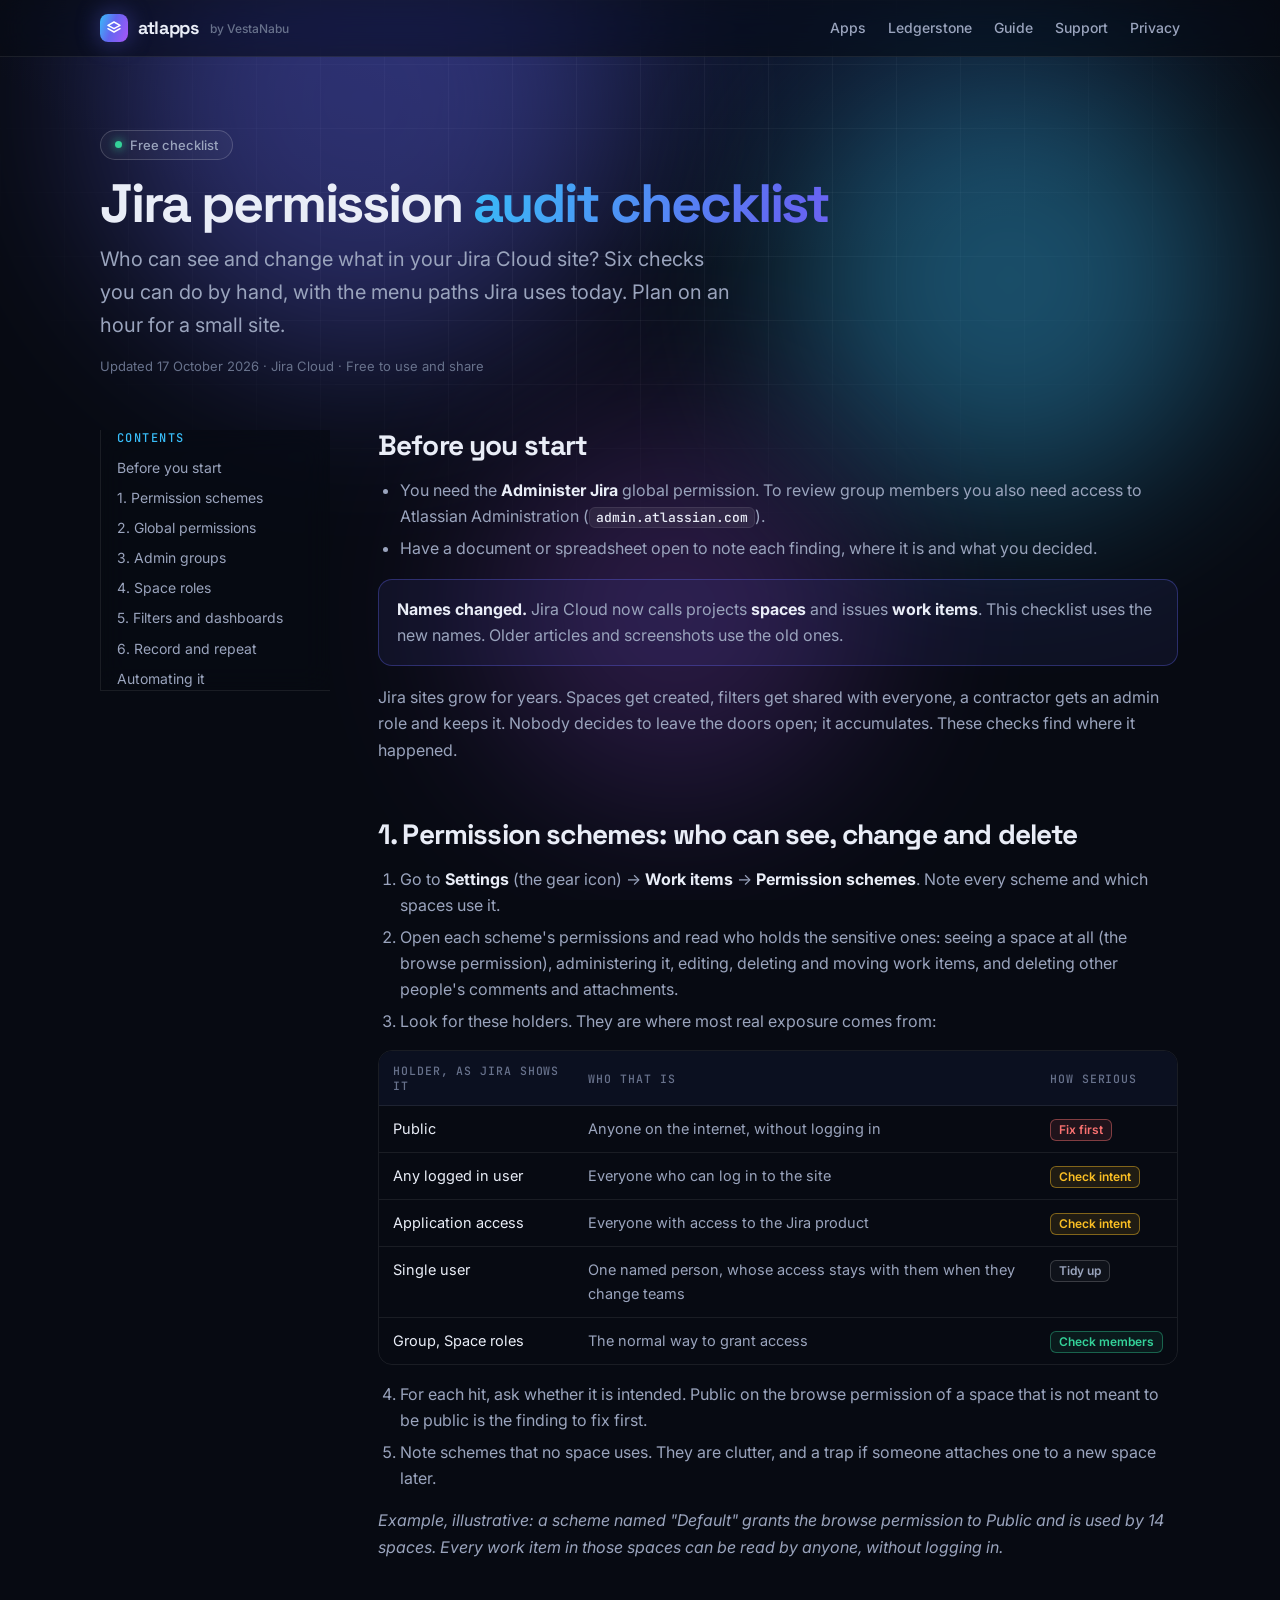
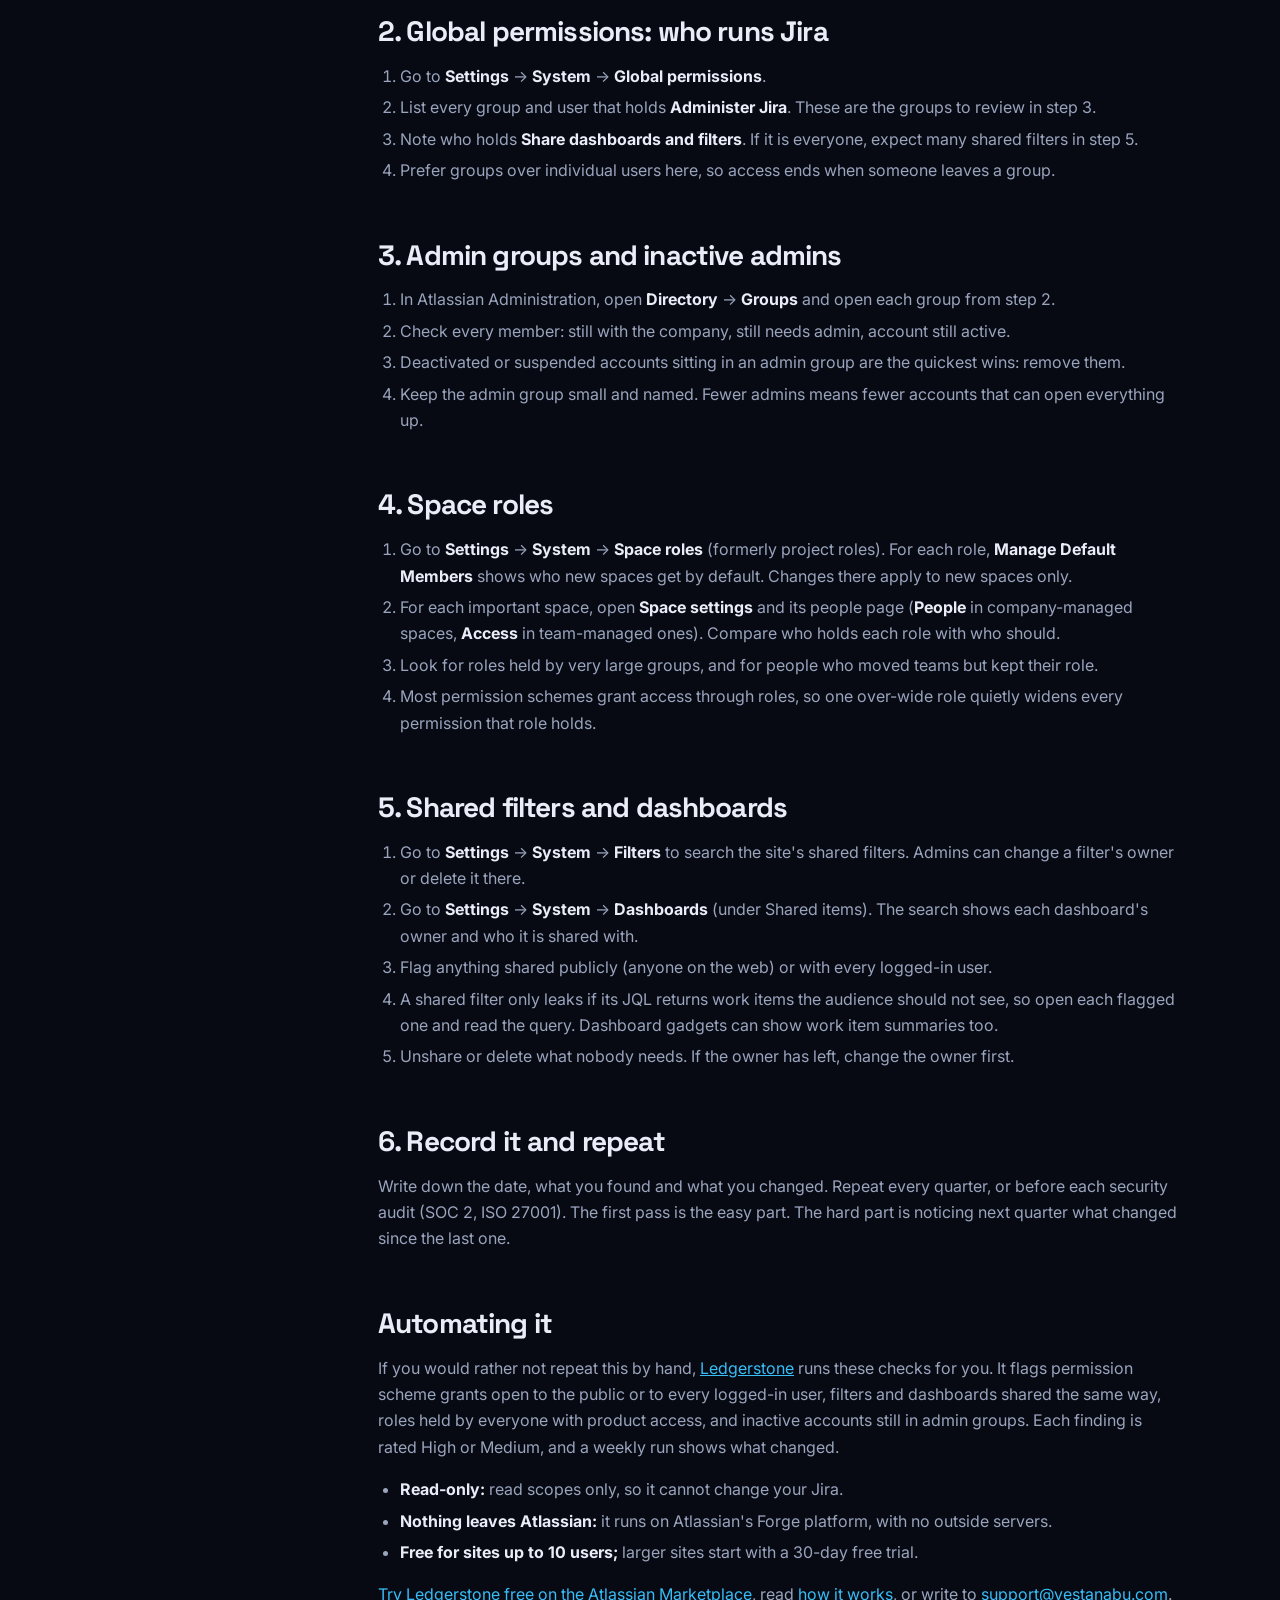
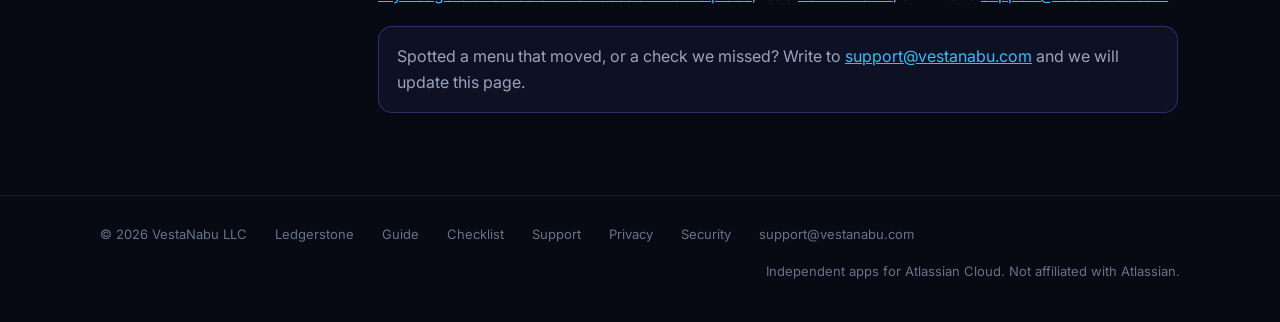
<file: ledgerstone/jira-permission-audit-checklist/index.html>
<!doctype html><html lang="en"><head><meta charset="utf-8"><meta name="viewport" content="width=device-width,initial-scale=1">
<title>Jira permission audit checklist: who can see and change what</title>
<meta name="description" content="A step-by-step Jira Cloud permission audit you can do by hand: permission schemes, global permissions, admin groups, space roles, shared filters and dashboards, with today's menu paths.">
<link rel="canonical" href="https://atlapps.vestanabu.com/ledgerstone/jira-permission-audit-checklist/">
<meta property="og:type" content="article"><meta property="og:title" content="Jira permission audit checklist: who can see and change what">
<meta property="og:description" content="A step-by-step Jira Cloud permission audit you can do by hand, with today's menu paths.">
<meta property="og:url" content="https://atlapps.vestanabu.com/ledgerstone/jira-permission-audit-checklist/"><meta name="theme-color" content="#070a12">
<link rel="icon" href="data:image/svg+xml,%3Csvg xmlns='http://www.w3.org/2000/svg' viewBox='0 0 24 24'%3E%3Crect width='24' height='24' rx='6' fill='%236366f1'/%3E%3Cpath d='M12 5 5 9l7 4 7-4-7-4Zm-7 8 7 4 7-4' fill='none' stroke='white' stroke-width='2' stroke-linejoin='round'/%3E%3C/svg%3E">
<link rel="stylesheet" href="/style.css">
<script type="application/ld+json">{"@context":"https://schema.org","@type":"Article","headline":"Jira permission audit checklist: who can see and change what","datePublished":"2026-10-17","dateModified":"2026-10-17","author":{"@type":"Organization","name":"VestaNabu LLC"},"publisher":{"@type":"Organization","name":"VestaNabu LLC","url":"https://atlapps.vestanabu.com/"},"mainEntityOfPage":"https://atlapps.vestanabu.com/ledgerstone/jira-permission-audit-checklist/"}</script>
</head><body>
<div class="sky" aria-hidden="true"><div class="orb o1"></div><div class="orb o2"></div><div class="orb o3"></div></div>
<nav><div class="nav-in"><a class="brand" href="/"><span class="mark"><svg viewBox="0 0 24 24" fill="none" stroke="#fff" stroke-width="2.2" stroke-linecap="round" stroke-linejoin="round"><path d="M12 3 3 8l9 5 9-5-9-5Z"/><path d="m3 13 9 5 9-5"/></svg></span>atlapps<small>by VestaNabu</small></a><div class="nav-links"><a href="/">Apps</a><a href="/ledgerstone/">Ledgerstone</a><a href="/ledgerstone/guide/">Guide</a><a href="/ledgerstone/support/">Support</a><a href="/ledgerstone/privacy/">Privacy</a></div></div></nav>
<main>
<header class="doc-head"><span class="eyebrow"><i></i>Free checklist</span>
<h1>Jira permission <span class="grad">audit checklist</span></h1>
<p class="lede">Who can see and change what in your Jira Cloud site? Six checks you can do by hand, with the menu paths Jira uses today. Plan on an hour for a small site.</p>
<p class="doc-meta">Updated 17 October 2026 · Jira Cloud · Free to use and share</p></header>

<div class="doc">
<nav class="toc" aria-label="Contents"><b>Contents</b><ol>
<li><a href="#start">Before you start</a></li><li><a href="#schemes">1. Permission schemes</a></li><li><a href="#global">2. Global permissions</a></li><li><a href="#admins">3. Admin groups</a></li><li><a href="#roles">4. Space roles</a></li><li><a href="#shared">5. Filters and dashboards</a></li><li><a href="#record">6. Record and repeat</a></li><li><a href="#automate">Automating it</a></li>
</ol></nav>
<article>

<h2 id="start">Before you start</h2>
<ul>
<li>You need the <strong>Administer Jira</strong> global permission. To review group members you also need access to Atlassian Administration (<code>admin.atlassian.com</code>).</li>
<li>Have a document or spreadsheet open to note each finding, where it is and what you decided.</li>
</ul>
<div class="note"><strong>Names changed.</strong> Jira Cloud now calls projects <strong>spaces</strong> and issues <strong>work items</strong>. This checklist uses the new names. Older articles and screenshots use the old ones.</div>
<p>Jira sites grow for years. Spaces get created, filters get shared with everyone, a contractor gets an admin role and keeps it. Nobody decides to leave the doors open; it accumulates. These checks find where it happened.</p>

<h2 id="schemes">1. Permission schemes: who can see, change and delete</h2>
<ol>
<li>Go to <strong>Settings</strong> (the gear icon) → <strong>Work items</strong> → <strong>Permission schemes</strong>. Note every scheme and which spaces use it.</li>
<li>Open each scheme's permissions and read who holds the sensitive ones: seeing a space at all (the browse permission), administering it, editing, deleting and moving work items, and deleting other people's comments and attachments.</li>
<li>Look for these holders. They are where most real exposure comes from:</li>
</ol>
<div class="tbl-wrap"><table class="tbl">
<thead><tr><th>Holder, as Jira shows it</th><th>Who that is</th><th>How serious</th></tr></thead>
<tbody>
<tr><td>Public</td><td>Anyone on the internet, without logging in</td><td><span class="sev high">Fix first</span></td></tr>
<tr><td>Any logged in user</td><td>Everyone who can log in to the site</td><td><span class="sev med">Check intent</span></td></tr>
<tr><td>Application access</td><td>Everyone with access to the Jira product</td><td><span class="sev med">Check intent</span></td></tr>
<tr><td>Single user</td><td>One named person, whose access stays with them when they change teams</td><td><span class="sev unk">Tidy up</span></td></tr>
<tr><td>Group, Space roles</td><td>The normal way to grant access</td><td><span class="sev none">Check members</span></td></tr>
</tbody></table></div>
<ol start="4">
<li>For each hit, ask whether it is intended. Public on the browse permission of a space that is not meant to be public is the finding to fix first.</li>
<li>Note schemes that no space uses. They are clutter, and a trap if someone attaches one to a new space later.</li>
</ol>
<p><em>Example, illustrative: a scheme named "Default" grants the browse permission to Public and is used by 14 spaces. Every work item in those spaces can be read by anyone, without logging in.</em></p>

<h2 id="global">2. Global permissions: who runs Jira</h2>
<ol>
<li>Go to <strong>Settings</strong> → <strong>System</strong> → <strong>Global permissions</strong>.</li>
<li>List every group and user that holds <strong>Administer Jira</strong>. These are the groups to review in step 3.</li>
<li>Note who holds <strong>Share dashboards and filters</strong>. If it is everyone, expect many shared filters in step 5.</li>
<li>Prefer groups over individual users here, so access ends when someone leaves a group.</li>
</ol>

<h2 id="admins">3. Admin groups and inactive admins</h2>
<ol>
<li>In Atlassian Administration, open <strong>Directory</strong> → <strong>Groups</strong> and open each group from step 2.</li>
<li>Check every member: still with the company, still needs admin, account still active.</li>
<li>Deactivated or suspended accounts sitting in an admin group are the quickest wins: remove them.</li>
<li>Keep the admin group small and named. Fewer admins means fewer accounts that can open everything up.</li>
</ol>

<h2 id="roles">4. Space roles</h2>
<ol>
<li>Go to <strong>Settings</strong> → <strong>System</strong> → <strong>Space roles</strong> (formerly project roles). For each role, <strong>Manage Default Members</strong> shows who new spaces get by default. Changes there apply to new spaces only.</li>
<li>For each important space, open <strong>Space settings</strong> and its people page (<strong>People</strong> in company-managed spaces, <strong>Access</strong> in team-managed ones). Compare who holds each role with who should.</li>
<li>Look for roles held by very large groups, and for people who moved teams but kept their role.</li>
<li>Most permission schemes grant access through roles, so one over-wide role quietly widens every permission that role holds.</li>
</ol>

<h2 id="shared">5. Shared filters and dashboards</h2>
<ol>
<li>Go to <strong>Settings</strong> → <strong>System</strong> → <strong>Filters</strong> to search the site's shared filters. Admins can change a filter's owner or delete it there.</li>
<li>Go to <strong>Settings</strong> → <strong>System</strong> → <strong>Dashboards</strong> (under Shared items). The search shows each dashboard's owner and who it is shared with.</li>
<li>Flag anything shared publicly (anyone on the web) or with every logged-in user.</li>
<li>A shared filter only leaks if its JQL returns work items the audience should not see, so open each flagged one and read the query. Dashboard gadgets can show work item summaries too.</li>
<li>Unshare or delete what nobody needs. If the owner has left, change the owner first.</li>
</ol>

<h2 id="record">6. Record it and repeat</h2>
<p>Write down the date, what you found and what you changed. Repeat every quarter, or before each security audit (SOC 2, ISO 27001). The first pass is the easy part. The hard part is noticing next quarter what changed since the last one.</p>

<h2 id="automate">Automating it</h2>
<p>If you would rather not repeat this by hand, <a href="/ledgerstone/">Ledgerstone</a> runs these checks for you. It flags permission scheme grants open to the public or to every logged-in user, filters and dashboards shared the same way, roles held by everyone with product access, and inactive accounts still in admin groups. Each finding is rated High or Medium, and a weekly run shows what changed.</p>
<ul>
<li><strong>Read-only:</strong> read scopes only, so it cannot change your Jira.</li>
<li><strong>Nothing leaves Atlassian:</strong> it runs on Atlassian's Forge platform, with no outside servers.</li>
<li><strong>Free for sites up to 10 users;</strong> larger sites start with a 30-day free trial.</li>
</ul>
<p><a href="https://marketplace.atlassian.com/apps/861443927/ledgerstone-permission-audit-for-jira?hosting=cloud&amp;tab=overview">Try Ledgerstone free on the Atlassian Marketplace</a>, read <a href="/ledgerstone/guide/">how it works</a>, or write to <a href="mailto:support@vestanabu.com">support@vestanabu.com</a>.</p>
<div class="note">Spotted a menu that moved, or a check we missed? Write to <a href="mailto:support@vestanabu.com">support@vestanabu.com</a> and we will update this page.</div>

</article></div></main>
<footer><div class="foot"><span>© 2026 VestaNabu LLC</span><a href="/ledgerstone/">Ledgerstone</a><a href="/ledgerstone/guide/">Guide</a><a href="/ledgerstone/jira-permission-audit-checklist/">Checklist</a><a href="/ledgerstone/support/">Support</a><a href="/ledgerstone/privacy/">Privacy</a><a href="/security/">Security</a><a href="mailto:support@vestanabu.com">support@vestanabu.com</a><span class="r">Independent apps for Atlassian Cloud. Not affiliated with Atlassian.</span></div></footer>
<script src="/site.js" defer></script></body></html>
</file>
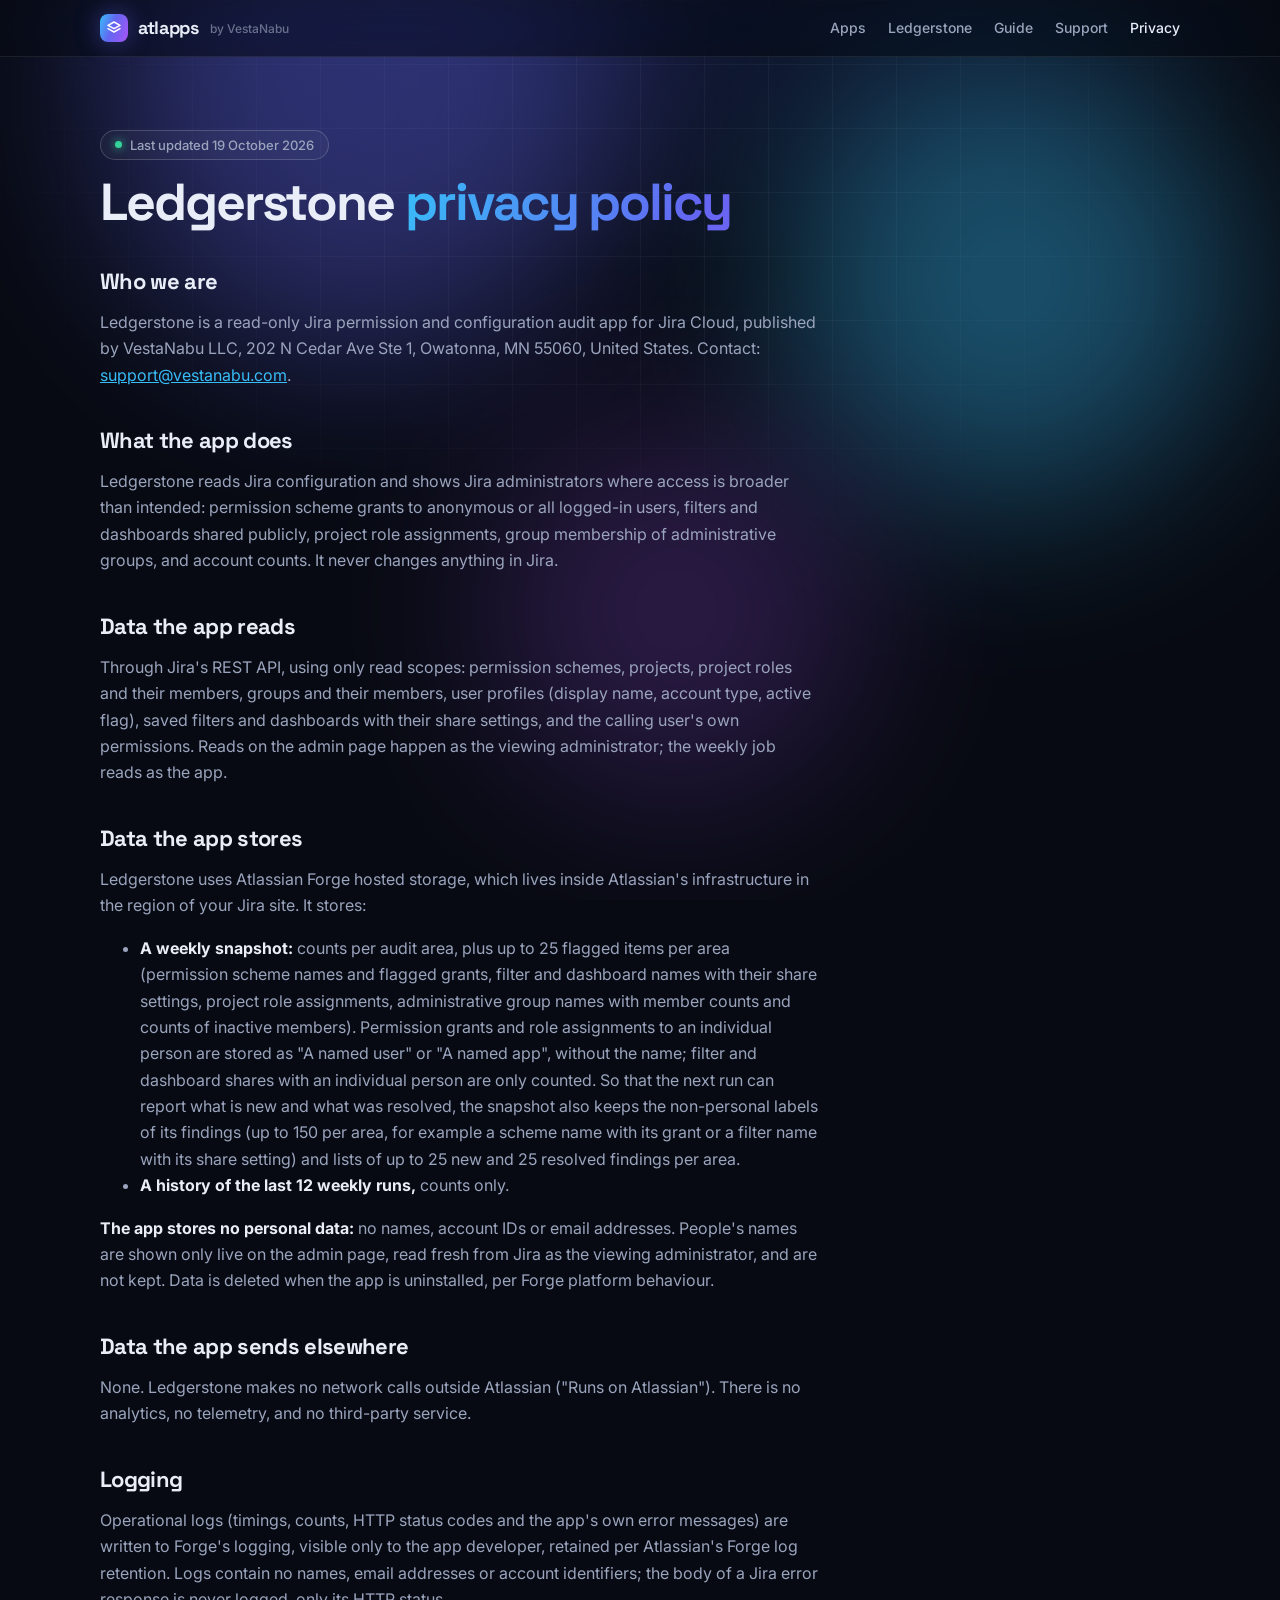
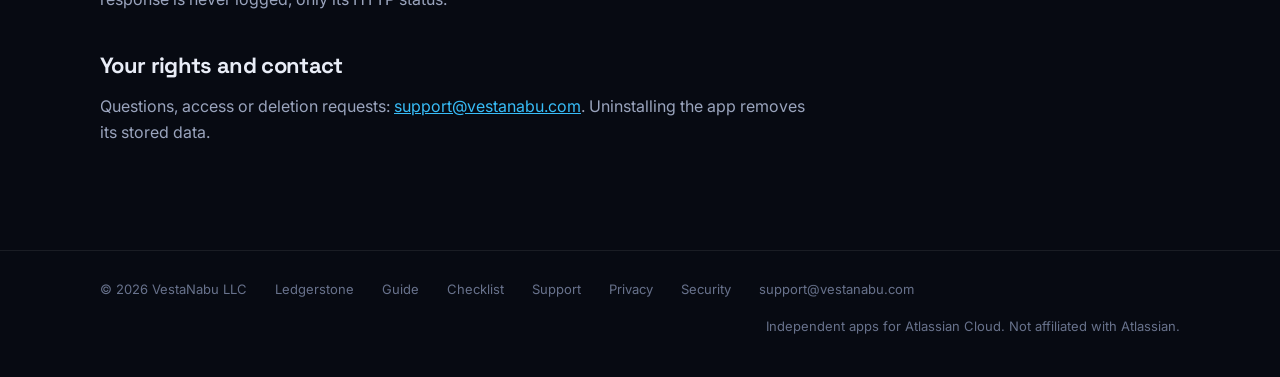
<file: ledgerstone/privacy/index.html>
<!doctype html><html lang="en"><head><meta charset="utf-8"><meta name="viewport" content="width=device-width,initial-scale=1">
<title>Ledgerstone Privacy Policy</title><meta name="description" content="How Ledgerstone handles your Jira data: read-only, nothing stored about people, nothing leaves Atlassian."><meta name="theme-color" content="#070a12">
<link rel="icon" href="data:image/svg+xml,%3Csvg xmlns='http://www.w3.org/2000/svg' viewBox='0 0 24 24'%3E%3Crect width='24' height='24' rx='6' fill='%236366f1'/%3E%3Cpath d='M12 5 5 9l7 4 7-4-7-4Zm-7 8 7 4 7-4' fill='none' stroke='white' stroke-width='2' stroke-linejoin='round'/%3E%3C/svg%3E">
<link rel="stylesheet" href="/style.css"></head><body>
<div class="sky" aria-hidden="true"><div class="orb o1"></div><div class="orb o2"></div><div class="orb o3"></div></div>
<nav><div class="nav-in"><a class="brand" href="/"><span class="mark"><svg viewBox="0 0 24 24" fill="none" stroke="#fff" stroke-width="2.2" stroke-linecap="round" stroke-linejoin="round"><path d="M12 3 3 8l9 5 9-5-9-5Z"/><path d="m3 13 9 5 9-5"/></svg></span>atlapps<small>by VestaNabu</small></a><div class="nav-links"><a href="/">Apps</a><a href="/ledgerstone/">Ledgerstone</a><a href="/ledgerstone/guide/">Guide</a><a href="/ledgerstone/support/">Support</a><a href="/ledgerstone/privacy/" aria-current="page">Privacy</a></div></div></nav>
<main><div class="prose"><span class="eyebrow"><i></i>Last updated 19 October 2026</span><h1>Ledgerstone <span class="grad">privacy policy</span></h1>
<h2>Who we are</h2><p>Ledgerstone is a read-only Jira permission and configuration audit app for Jira Cloud, published by VestaNabu LLC, 202 N Cedar Ave Ste 1, Owatonna, MN 55060, United States. Contact: <a href="mailto:support@vestanabu.com">support@vestanabu.com</a>.</p>
<h2>What the app does</h2><p>Ledgerstone reads Jira configuration and shows Jira administrators where access is broader than intended: permission scheme grants to anonymous or all logged-in users, filters and dashboards shared publicly, project role assignments, group membership of administrative groups, and account counts. It never changes anything in Jira.</p>
<h2>Data the app reads</h2><p>Through Jira's REST API, using only read scopes: permission schemes, projects, project roles and their members, groups and their members, user profiles (display name, account type, active flag), saved filters and dashboards with their share settings, and the calling user's own permissions. Reads on the admin page happen as the viewing administrator; the weekly job reads as the app.</p>
<h2>Data the app stores</h2><p>Ledgerstone uses Atlassian Forge hosted storage, which lives inside Atlassian's infrastructure in the region of your Jira site. It stores:</p><ul>
<li><strong>A weekly snapshot:</strong> counts per audit area, plus up to 25 flagged items per area (permission scheme names and flagged grants, filter and dashboard names with their share settings, project role assignments, administrative group names with member counts and counts of inactive members). Permission grants and role assignments to an individual person are stored as "A named user" or "A named app", without the name; filter and dashboard shares with an individual person are only counted. So that the next run can report what is new and what was resolved, the snapshot also keeps the non-personal labels of its findings (up to 150 per area, for example a scheme name with its grant or a filter name with its share setting) and lists of up to 25 new and 25 resolved findings per area.</li>
<li><strong>A history of the last 12 weekly runs,</strong> counts only.</li></ul>
<p><strong>The app stores no personal data:</strong> no names, account IDs or email addresses. People's names are shown only live on the admin page, read fresh from Jira as the viewing administrator, and are not kept. Data is deleted when the app is uninstalled, per Forge platform behaviour.</p>
<h2>Data the app sends elsewhere</h2><p>None. Ledgerstone makes no network calls outside Atlassian ("Runs on Atlassian"). There is no analytics, no telemetry, and no third-party service.</p>
<h2>Logging</h2><p>Operational logs (timings, counts, HTTP status codes and the app's own error messages) are written to Forge's logging, visible only to the app developer, retained per Atlassian's Forge log retention. Logs contain no names, email addresses or account identifiers; the body of a Jira error response is never logged, only its HTTP status.</p>
<h2>Your rights and contact</h2><p>Questions, access or deletion requests: <a href="mailto:support@vestanabu.com">support@vestanabu.com</a>. Uninstalling the app removes its stored data.</p>
</div></main>
<footer><div class="foot"><span>© 2026 VestaNabu LLC</span><a href="/ledgerstone/">Ledgerstone</a><a href="/ledgerstone/guide/">Guide</a><a href="/ledgerstone/jira-permission-audit-checklist/">Checklist</a><a href="/ledgerstone/support/">Support</a><a href="/ledgerstone/privacy/">Privacy</a><a href="/security/">Security</a><a href="mailto:support@vestanabu.com">support@vestanabu.com</a><span class="r">Independent apps for Atlassian Cloud. Not affiliated with Atlassian.</span></div></footer>
<script src="/site.js" defer></script></body></html>
</file>
<file: style.css>
@import url('https://fonts.googleapis.com/css2?family=Space+Grotesk:wght@500;600;700&family=Inter:wght@400;500;600&family=JetBrains+Mono:wght@500&display=swap');
:root{
  --bg:#070a12;--bg2:#0b1020;--card:rgba(255,255,255,.035);--card-hi:rgba(255,255,255,.07);
  --line:rgba(255,255,255,.08);--line-hi:rgba(255,255,255,.18);
  --fg:#e9edf7;--muted:#9aa4bd;--dim:#68728c;
  --a1:#38bdf8;--a2:#6366f1;--a3:#a855f7;--ok:#34d399;--warn:#fbbf24;--bad:#f87171;
  --grad:linear-gradient(110deg,var(--a1),var(--a2) 45%,var(--a3));
  --r:18px;--display:'Space Grotesk',system-ui,sans-serif;--body:'Inter',system-ui,sans-serif;--mono:'JetBrains Mono',ui-monospace,monospace
}
*{box-sizing:border-box}html{scroll-behavior:smooth}
body{margin:0;background:var(--bg);color:var(--fg);font:16px/1.65 var(--body);-webkit-font-smoothing:antialiased;overflow-x:hidden;min-height:100vh}
a{color:inherit}
/* background: aurora + grid */
.sky{position:fixed;inset:0;z-index:-1;pointer-events:none;overflow:hidden;background:radial-gradient(1200px 600px at 50% -10%,#121a3a 0%,transparent 60%),var(--bg)}
.sky::before{content:"";position:absolute;inset:0;background-image:linear-gradient(var(--line) 1px,transparent 1px),linear-gradient(90deg,var(--line) 1px,transparent 1px);background-size:64px 64px;mask-image:radial-gradient(ellipse 70% 55% at 50% 20%,#000 30%,transparent 75%);opacity:.55}
.orb{position:absolute;border-radius:50%;filter:blur(90px);opacity:.38;animation:drift 22s ease-in-out infinite alternate}
.orb.o1{width:520px;height:520px;background:var(--a2);top:-160px;left:8%}
.orb.o2{width:440px;height:440px;background:var(--a1);top:60px;right:4%;animation-delay:-7s}
.orb.o3{width:380px;height:380px;background:var(--a3);top:420px;left:38%;opacity:.22;animation-delay:-13s}
@keyframes drift{to{transform:translate(60px,40px) scale(1.12)}}
/* nav */
nav{position:sticky;top:0;z-index:10;backdrop-filter:blur(14px) saturate(140%);-webkit-backdrop-filter:blur(14px) saturate(140%);background:rgba(7,10,18,.6);border-bottom:1px solid var(--line)}
.nav-in{max-width:1120px;margin:0 auto;display:flex;align-items:center;gap:28px;padding:14px 20px}
.brand{display:flex;align-items:center;gap:10px;text-decoration:none;font:700 18px/1 var(--display);letter-spacing:-.02em}
.brand small{font:500 12px var(--body);color:var(--dim);letter-spacing:0;margin-left:2px}
.mark{width:28px;height:28px;border-radius:8px;background:var(--grad);display:grid;place-items:center;box-shadow:0 0 24px rgba(99,102,241,.45)}
.mark svg{width:16px;height:16px}
.nav-links{margin-left:auto;display:flex;gap:22px}
.nav-links a{text-decoration:none;color:var(--muted);font-size:14px;font-weight:500;transition:color .2s}
.nav-links a:hover,.nav-links a[aria-current]{color:var(--fg)}
main{max-width:1120px;margin:0 auto;padding:0 20px}
/* hero */
.hero{padding:96px 0 72px;text-align:center}
.eyebrow{display:inline-flex;align-items:center;gap:8px;padding:6px 14px;border:1px solid var(--line-hi);border-radius:999px;background:var(--card);font:500 13px var(--body);color:var(--muted)}
.eyebrow i{width:7px;height:7px;border-radius:50%;background:var(--ok);box-shadow:0 0 10px var(--ok);animation:pulse 2.4s infinite}
@keyframes pulse{50%{opacity:.35}}
h1{font:700 clamp(40px,7vw,76px)/1.02 var(--display);letter-spacing:-.04em;margin:24px auto 18px;max-width:900px}
.grad{background:var(--grad);-webkit-background-clip:text;background-clip:text;color:transparent;background-size:200% auto;animation:shine 8s linear infinite}
@keyframes shine{to{background-position:200% center}}
.lede{font-size:clamp(17px,2vw,20px);color:var(--muted);max-width:640px;margin:0 auto}
.cta{display:flex;gap:12px;justify-content:center;flex-wrap:wrap;margin-top:34px}
.btn{display:inline-flex;align-items:center;gap:8px;padding:12px 22px;border-radius:12px;font:600 15px var(--body);text-decoration:none;transition:transform .2s,box-shadow .2s,background .2s}
.btn.primary{background:var(--grad);color:#fff;box-shadow:0 8px 30px -8px rgba(99,102,241,.7)}
.btn.primary:hover{transform:translateY(-2px);box-shadow:0 14px 40px -8px rgba(99,102,241,.85)}
.btn.ghost{border:1px solid var(--line-hi);background:var(--card)}
.btn.ghost:hover{background:var(--card-hi)}
/* sections */
section{padding:56px 0}
.kicker{font:500 12px var(--mono);letter-spacing:.14em;text-transform:uppercase;color:var(--a1);margin:0 0 10px}
h2{font:700 clamp(28px,4vw,40px)/1.1 var(--display);letter-spacing:-.03em;margin:0 0 14px}
.sub{color:var(--muted);max-width:620px;margin:0 0 36px}
/* cards with cursor spotlight */
.grid{display:grid;gap:18px;grid-template-columns:repeat(auto-fit,minmax(280px,1fr))}
.card{position:relative;border:1px solid var(--line);border-radius:var(--r);background:var(--card);padding:28px;overflow:hidden;transition:border-color .25s,transform .25s}
.card::before{content:"";position:absolute;inset:0;background:radial-gradient(420px circle at var(--x,50%) var(--y,0%),rgba(99,102,241,.16),transparent 45%);opacity:0;transition:opacity .3s;pointer-events:none}
.card:hover{border-color:var(--line-hi);transform:translateY(-3px)}.card:hover::before{opacity:1}
.card h3{font:600 20px/1.25 var(--display);letter-spacing:-.02em;margin:16px 0 8px}
.card p{color:var(--muted);margin:0}
.icon{width:44px;height:44px;border-radius:12px;display:grid;place-items:center;background:rgba(99,102,241,.12);border:1px solid rgba(99,102,241,.3)}
.icon svg{width:22px;height:22px;stroke:var(--a1);fill:none;stroke-width:1.8;stroke-linecap:round;stroke-linejoin:round}
/* app card (featured) */
.app{display:grid;grid-template-columns:1.1fr 1fr;gap:0;padding:0;text-decoration:none}
.app .body{padding:36px}
.app .logo{width:56px;height:56px;border-radius:16px;background:var(--grad);display:grid;place-items:center;box-shadow:0 10px 40px -10px rgba(56,189,248,.8)}
.app .logo svg{width:30px;height:30px}
.chips{display:flex;flex-wrap:wrap;gap:8px;margin:18px 0 22px}
.chip{font:500 12px var(--body);padding:5px 11px;border-radius:999px;border:1px solid var(--line-hi);color:var(--muted)}
.chip.ok{color:var(--ok);border-color:rgba(52,211,153,.35);background:rgba(52,211,153,.08)}
.more{font-weight:600;color:var(--a1)}
.app .preview{border-left:1px solid var(--line);background:linear-gradient(180deg,rgba(99,102,241,.08),transparent);padding:28px;display:flex;align-items:center}
.soon{border-style:dashed;display:flex;flex-direction:column;justify-content:center;min-height:200px}
.soon h3{color:var(--muted)}
/* mock product panel (illustrative) */
.panel{width:100%;border:1px solid var(--line-hi);border-radius:14px;background:rgba(11,16,32,.85);box-shadow:0 30px 80px -30px rgba(0,0,0,.8);font-size:13px;overflow:hidden}
.panel .bar{display:flex;gap:6px;padding:10px 12px;border-bottom:1px solid var(--line)}
.panel .bar i{width:9px;height:9px;border-radius:50%;background:var(--line-hi)}
.panel .in{padding:16px}
.verdict{display:flex;align-items:center;gap:10px;font:600 14px var(--display);margin-bottom:12px}
.dot{width:9px;height:9px;border-radius:50%;flex:none}.dot.bad{background:var(--bad);box-shadow:0 0 10px var(--bad)}.dot.warn{background:var(--warn)}.dot.ok{background:var(--ok)}
.kpis{display:grid;grid-template-columns:repeat(3,1fr);gap:8px;margin-bottom:12px}
.kpi{border:1px solid var(--line);border-radius:10px;padding:10px}.kpi b{display:block;font:700 20px var(--display)}.kpi span{color:var(--dim);font-size:11px}
.row{display:flex;align-items:center;gap:10px;padding:8px 0;border-top:1px solid var(--line);color:var(--muted)}
.row em{margin-left:auto;font-style:normal;font:500 11px var(--mono);color:var(--dim)}
.caption{font-size:12px;color:var(--dim);margin-top:10px;text-align:center}
/* product page hero split */
.split{display:grid;grid-template-columns:1fr 1fr;gap:48px;align-items:center;padding:80px 0 48px;text-align:left}
.split h1{margin:20px 0 16px;font-size:clamp(38px,5.5vw,62px)}.split .lede{margin:0}.split .cta{justify-content:flex-start}
.price{display:grid;grid-template-columns:repeat(auto-fit,minmax(240px,1fr));gap:18px}
.price .card b{font:700 40px var(--display);letter-spacing:-.03em}.price .card b small{font:500 15px var(--body);color:var(--muted)}
.trust{display:grid;grid-template-columns:repeat(auto-fit,minmax(200px,1fr));gap:1px;background:var(--line);border:1px solid var(--line);border-radius:var(--r);overflow:hidden}
.trust div{background:var(--bg2);padding:22px}.trust b{display:block;font:600 15px var(--display);margin-bottom:4px}.trust span{color:var(--muted);font-size:14px}
/* documentation: numbered steps and reference grid */
.steps{list-style:none;counter-reset:s;padding:0;margin:0;display:grid;gap:18px;grid-template-columns:repeat(auto-fit,minmax(240px,1fr))}
.steps li{counter-increment:s;border:1px solid var(--line);border-radius:var(--r);background:var(--card);padding:24px}
.steps li::before{content:counter(s);display:grid;place-items:center;width:32px;height:32px;border-radius:10px;background:var(--grad);color:#fff;font:700 15px var(--display);margin-bottom:14px}
.steps b{display:block;font:600 18px/1.3 var(--display);letter-spacing:-.02em;margin-bottom:6px}.steps span{color:var(--muted);font-size:15px}.steps strong{color:var(--fg)}.steps a{color:var(--a1)}
.defs{display:grid;grid-template-columns:repeat(2,1fr);gap:1px;background:var(--line);border:1px solid var(--line);border-radius:var(--r);overflow:hidden}
.defs div{background:var(--bg2);padding:22px}.defs b{display:block;font:600 16px var(--display);margin-bottom:6px}.defs span{color:var(--muted);font-size:14.5px}.defs strong{color:var(--fg)}
.sub a{color:var(--a1)}.sub.after{margin:24px 0 0}
/* prose (support/privacy) */
.prose{max-width:720px;padding:72px 0 24px}.prose h1{font-size:clamp(36px,5vw,52px);margin:16px 0}
.prose h2{font-size:22px;margin:40px 0 10px}.prose p,.prose li{color:var(--muted)}.prose strong{color:var(--fg)}
.prose a{color:var(--a1)}.mail{display:inline-flex;align-items:center;gap:10px;margin:8px 0 8px;padding:14px 20px;border-radius:14px;border:1px solid var(--line-hi);background:var(--card);font:600 17px var(--display);text-decoration:none}
footer{border-top:1px solid var(--line);margin-top:64px}
.foot{max-width:1120px;margin:0 auto;padding:28px 20px 40px;display:flex;flex-wrap:wrap;gap:16px 28px;color:var(--dim);font-size:13px}
.foot a{text-decoration:none}.foot a:hover{color:var(--fg)}.foot .r{margin-left:auto}
/* guide (long-form documentation) */
.doc-head{padding:72px 0 8px;max-width:820px}.doc-head h1{font-size:clamp(36px,5vw,54px);margin:16px 0 12px}
.doc-head .lede{margin:0}.doc-meta{color:var(--dim);font-size:13px;margin-top:14px}
.doc{display:grid;grid-template-columns:230px minmax(0,1fr);gap:48px;align-items:start;padding:32px 0 0}
.toc{position:sticky;top:84px;font-size:14px;border-left:1px solid var(--line);padding-left:16px}
.toc b{display:block;font:500 12px var(--mono);letter-spacing:.12em;text-transform:uppercase;color:var(--a1);margin-bottom:10px}
.toc ol{list-style:none;margin:0;padding:0;display:grid;gap:7px}.toc a{color:var(--muted);text-decoration:none}.toc a:hover{color:var(--fg)}
.doc article{max-width:800px;min-width:0}
.doc article h2{font-size:28px;margin:56px 0 12px;scroll-margin-top:84px}.doc article h2:first-child{margin-top:0}
.doc article h3{font:600 19px/1.3 var(--display);letter-spacing:-.01em;margin:30px 0 8px;scroll-margin-top:84px}
.doc article p,.doc article li{color:var(--muted)}.doc article strong{color:var(--fg)}.doc article a{color:var(--a1)}
.doc article ul,.doc article ol{padding-left:22px}.doc article li{margin:5px 0}
.doc code{font:500 13px var(--mono);color:var(--fg);background:var(--card-hi);border:1px solid var(--line);border-radius:6px;padding:1px 6px;white-space:nowrap}
.tbl-wrap{overflow-x:auto;margin:16px 0 8px;border:1px solid var(--line);border-radius:14px}
.tbl{width:100%;border-collapse:collapse;font-size:14.5px}
.tbl th{text-align:left;font:500 11.5px var(--mono);letter-spacing:.08em;text-transform:uppercase;color:var(--dim);padding:12px 14px;border-bottom:1px solid var(--line);background:var(--bg2)}
.tbl td{padding:11px 14px;border-bottom:1px solid var(--line);color:var(--muted);vertical-align:top}.tbl tr:last-child td{border-bottom:0}
.tbl td:first-child{color:var(--fg)}
.note{margin:18px 0;padding:16px 18px;border:1px solid rgba(99,102,241,.35);border-radius:14px;background:rgba(99,102,241,.08);color:var(--muted)}
.note strong{color:var(--fg)}
.sev{display:inline-block;font:600 12px/1 var(--body);padding:4px 8px;border-radius:6px;border:1px solid;white-space:nowrap}
.sev.high{color:var(--bad);border-color:rgba(248,113,113,.45);background:rgba(248,113,113,.1)}
.sev.med{color:var(--warn);border-color:rgba(251,191,36,.45);background:rgba(251,191,36,.1)}
.sev.unk{color:var(--muted);border-color:var(--line-hi);background:var(--card)}
.sev.none{color:var(--ok);border-color:rgba(52,211,153,.4);background:rgba(52,211,153,.08)}
figure.shot{margin:20px 0 10px;border:1px solid var(--line-hi);border-radius:14px;overflow:hidden;background:#fff}
figure.shot img{display:block;width:100%;height:auto}
figure.shot figcaption{background:var(--bg2);color:var(--dim);font-size:13px;padding:10px 14px;border-top:1px solid var(--line)}
.doc .steps{grid-template-columns:1fr;gap:12px;margin:16px 0}.doc .steps li{padding:18px 20px}
.doc .steps li::before{width:28px;height:28px;font-size:14px;margin-bottom:10px}
/* reveal on scroll */
.reveal{opacity:0;transform:translateY(18px);transition:opacity .7s ease,transform .7s ease}.reveal.in{opacity:1;transform:none}
.video{max-width:1040px;margin:28px auto 0;border:1px solid var(--line-hi);border-radius:18px;overflow:hidden;background:#000;box-shadow:0 30px 80px -30px rgba(0,0,0,.8)}.video video{display:block;width:100%;height:auto}
@media (max-width:820px){.app,.split,.defs{grid-template-columns:1fr}.app .preview{border-left:0;border-top:1px solid var(--line)}.nav-links{gap:14px}.brand small{display:none}}
@media (max-width:480px){.nav-in{gap:12px;padding:14px 16px}.nav-links{gap:10px}.nav-links a{font-size:13.5px}.nav-links a:first-child{display:none}}
@media (max-width:375px){.nav-links a:last-child{display:none}}
@media (prefers-reduced-motion:reduce){*{animation:none!important;transition:none!important}.reveal{opacity:1;transform:none}}
@media (max-width:960px){.doc{grid-template-columns:1fr;gap:20px}.toc{position:static;border-left:0;padding:16px;border:1px solid var(--line);border-radius:14px;background:var(--card)}}
/* print: clean light pages (used for the PDF of the guide) */
@media print{
  :root{--fg:#111827;--muted:#374151;--dim:#6b7280;--line:#d1d5db;--line-hi:#9ca3af;--card:#f9fafb;--card-hi:#f3f4f6;--bg2:#f3f4f6;--a1:#1d4ed8}
  body{background:#fff;color:#111827;font-size:11pt}
  .sky,nav,.toc,.cta,.pdf-link,footer .foot a{display:none!important}
  .grad{background:none;color:#4338ca;-webkit-text-fill-color:#4338ca;animation:none}
  .eyebrow{border-color:#d1d5db;background:#f9fafb;color:#374151}.eyebrow i{display:none}
  .doc{display:block;padding:0}.doc-head{padding:0 0 8px}
  .doc article h2{break-after:avoid;margin-top:28px}.doc article h3{break-after:avoid}
  figure.shot,.tbl-wrap,.note,.steps li{break-inside:avoid}
  .tbl th{background:#f3f4f6;color:#374151}.tbl td:first-child{color:#111827}
  .sev.high{color:#b91c1c;border-color:#fca5a5;background:#fef2f2}.sev.med{color:#92400e;border-color:#fcd34d;background:#fffbeb}
  .sev.none{color:#065f46;border-color:#6ee7b7;background:#ecfdf5}
  .reveal{opacity:1!important;transform:none!important}
  a{color:#1d4ed8}footer{margin-top:24px}
}
</file>
